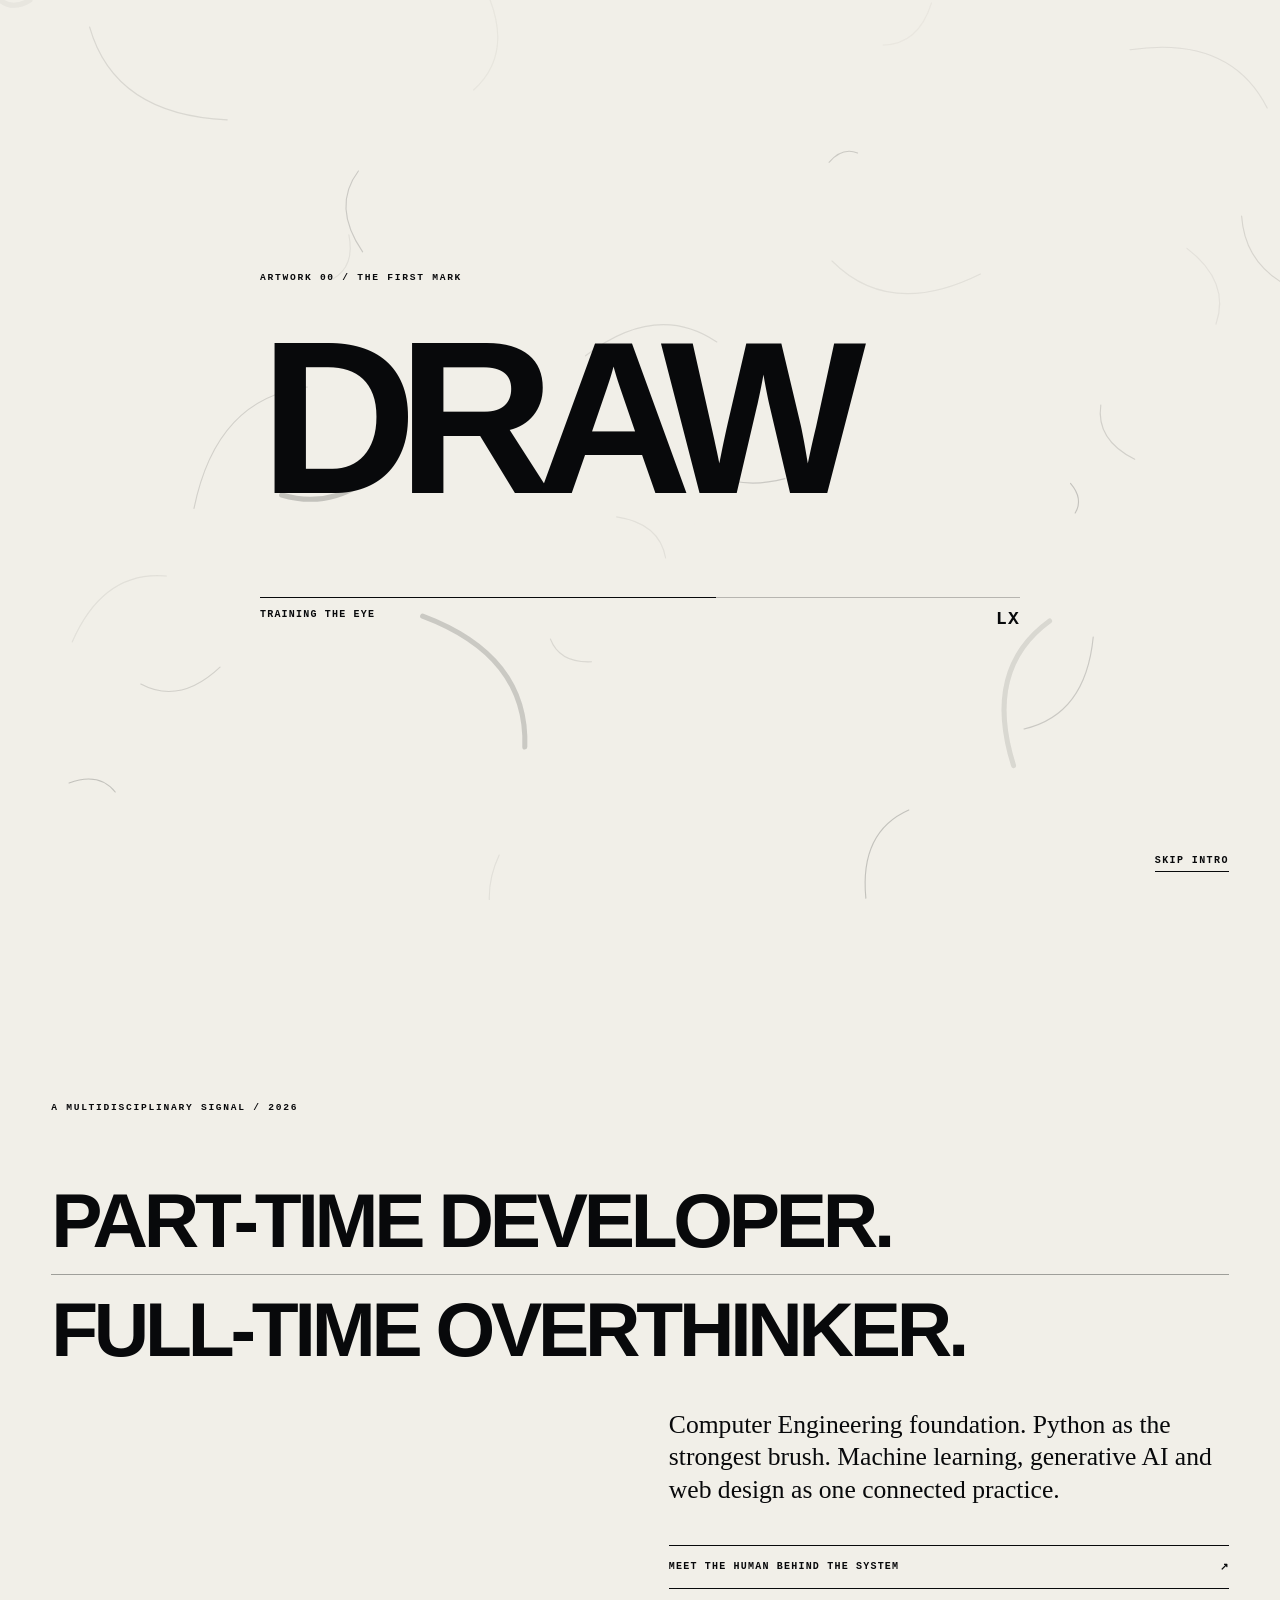
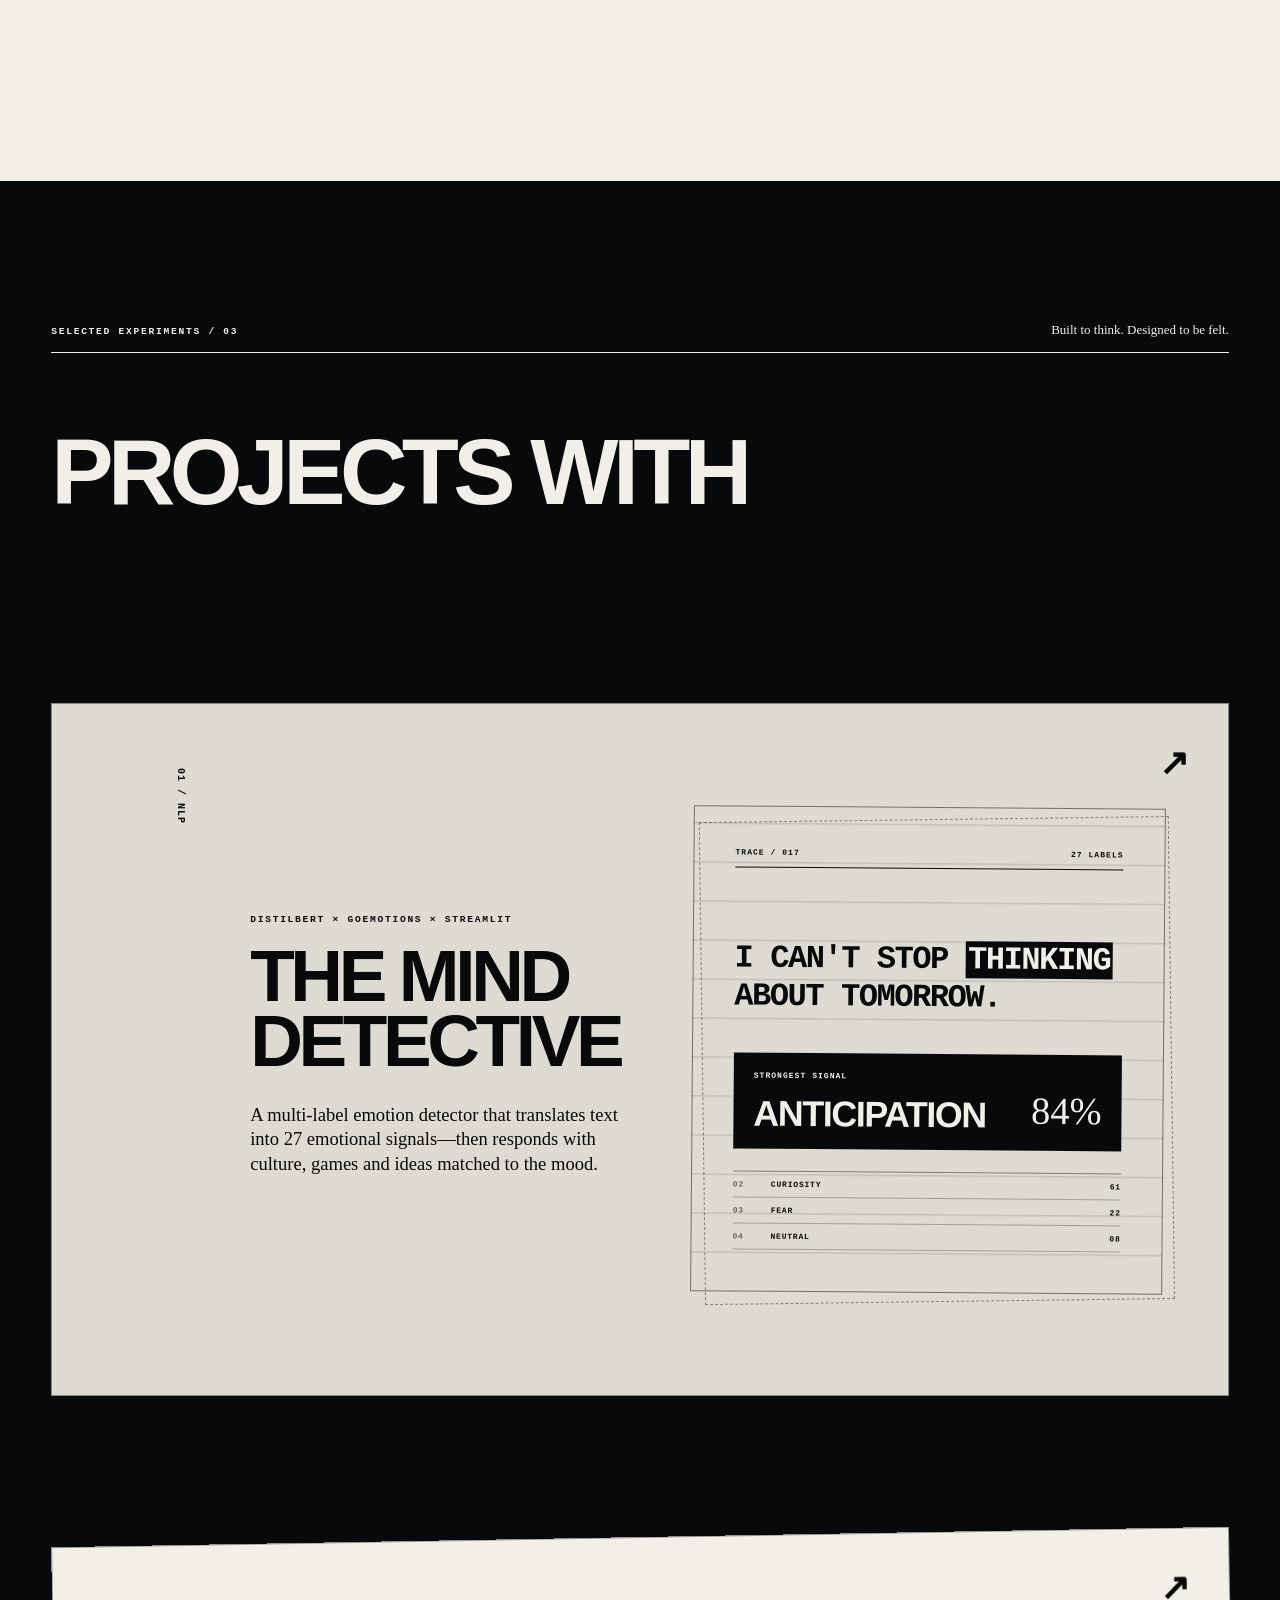
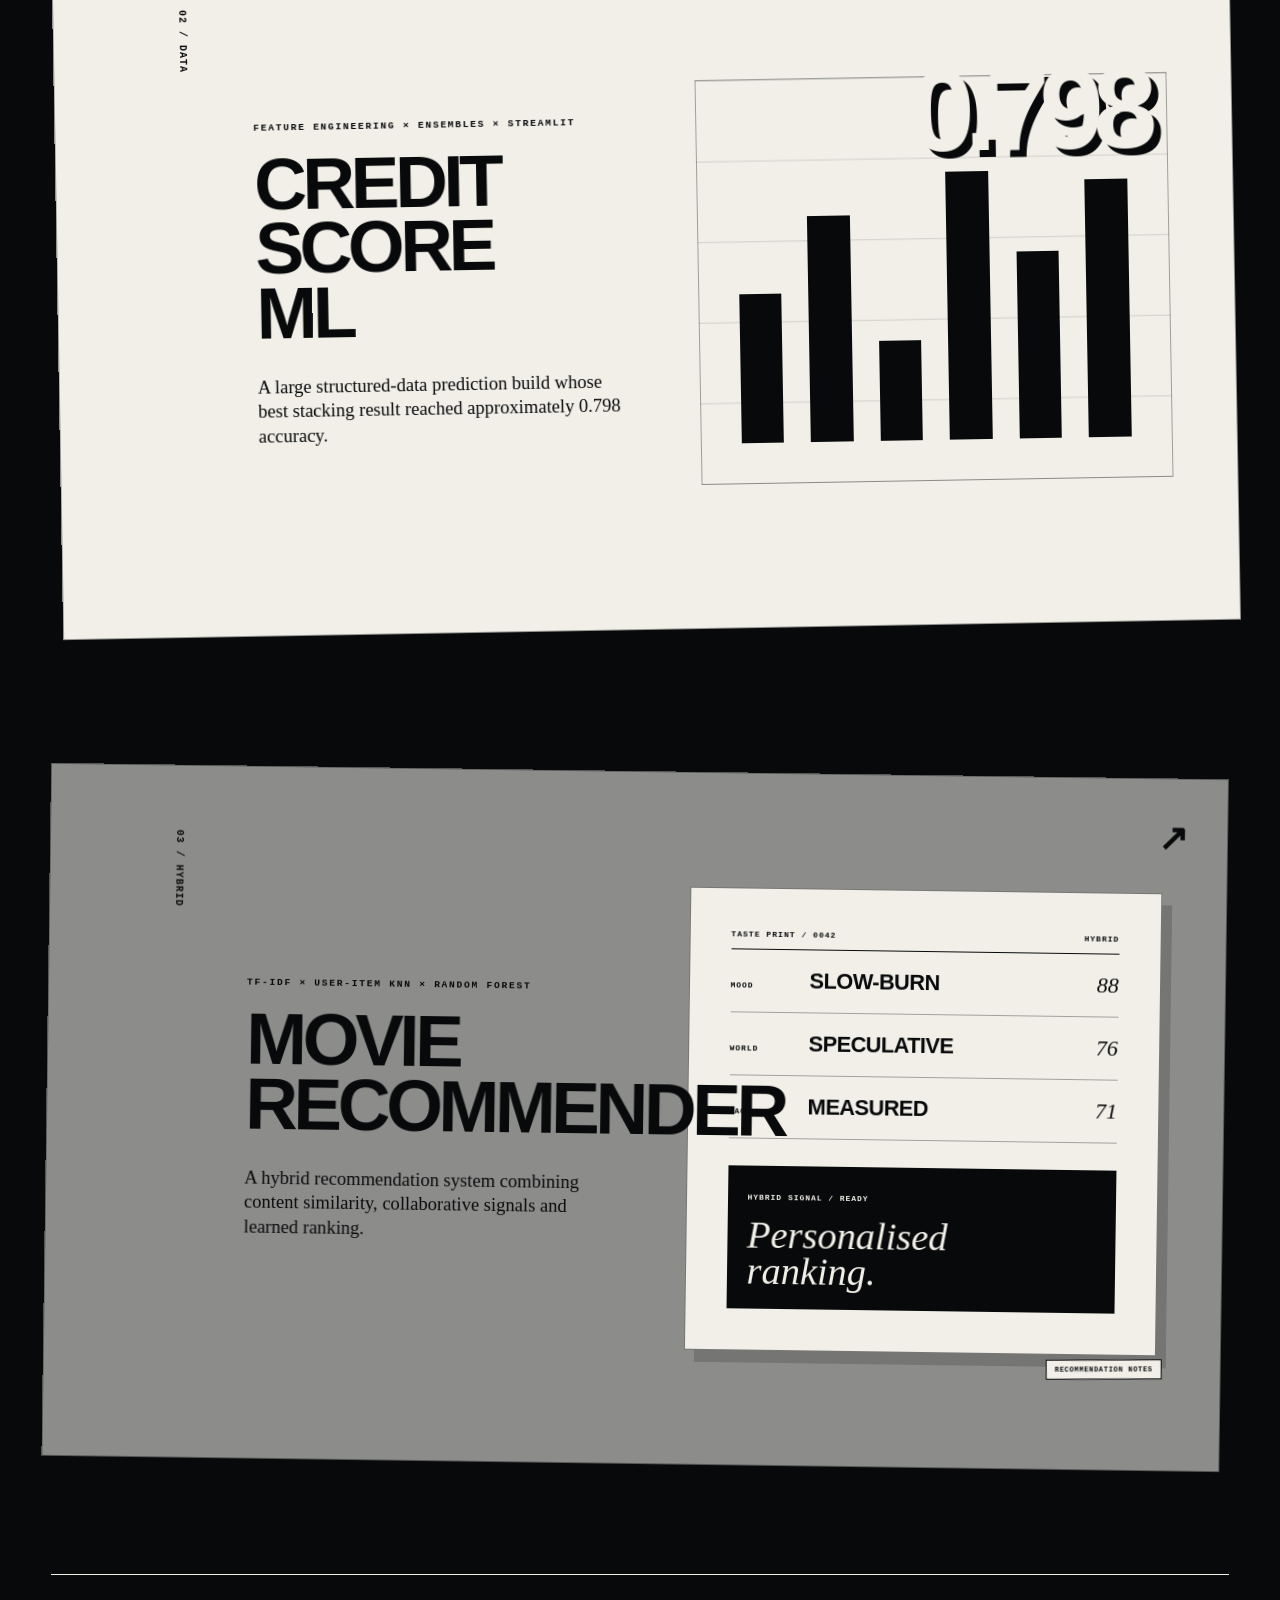
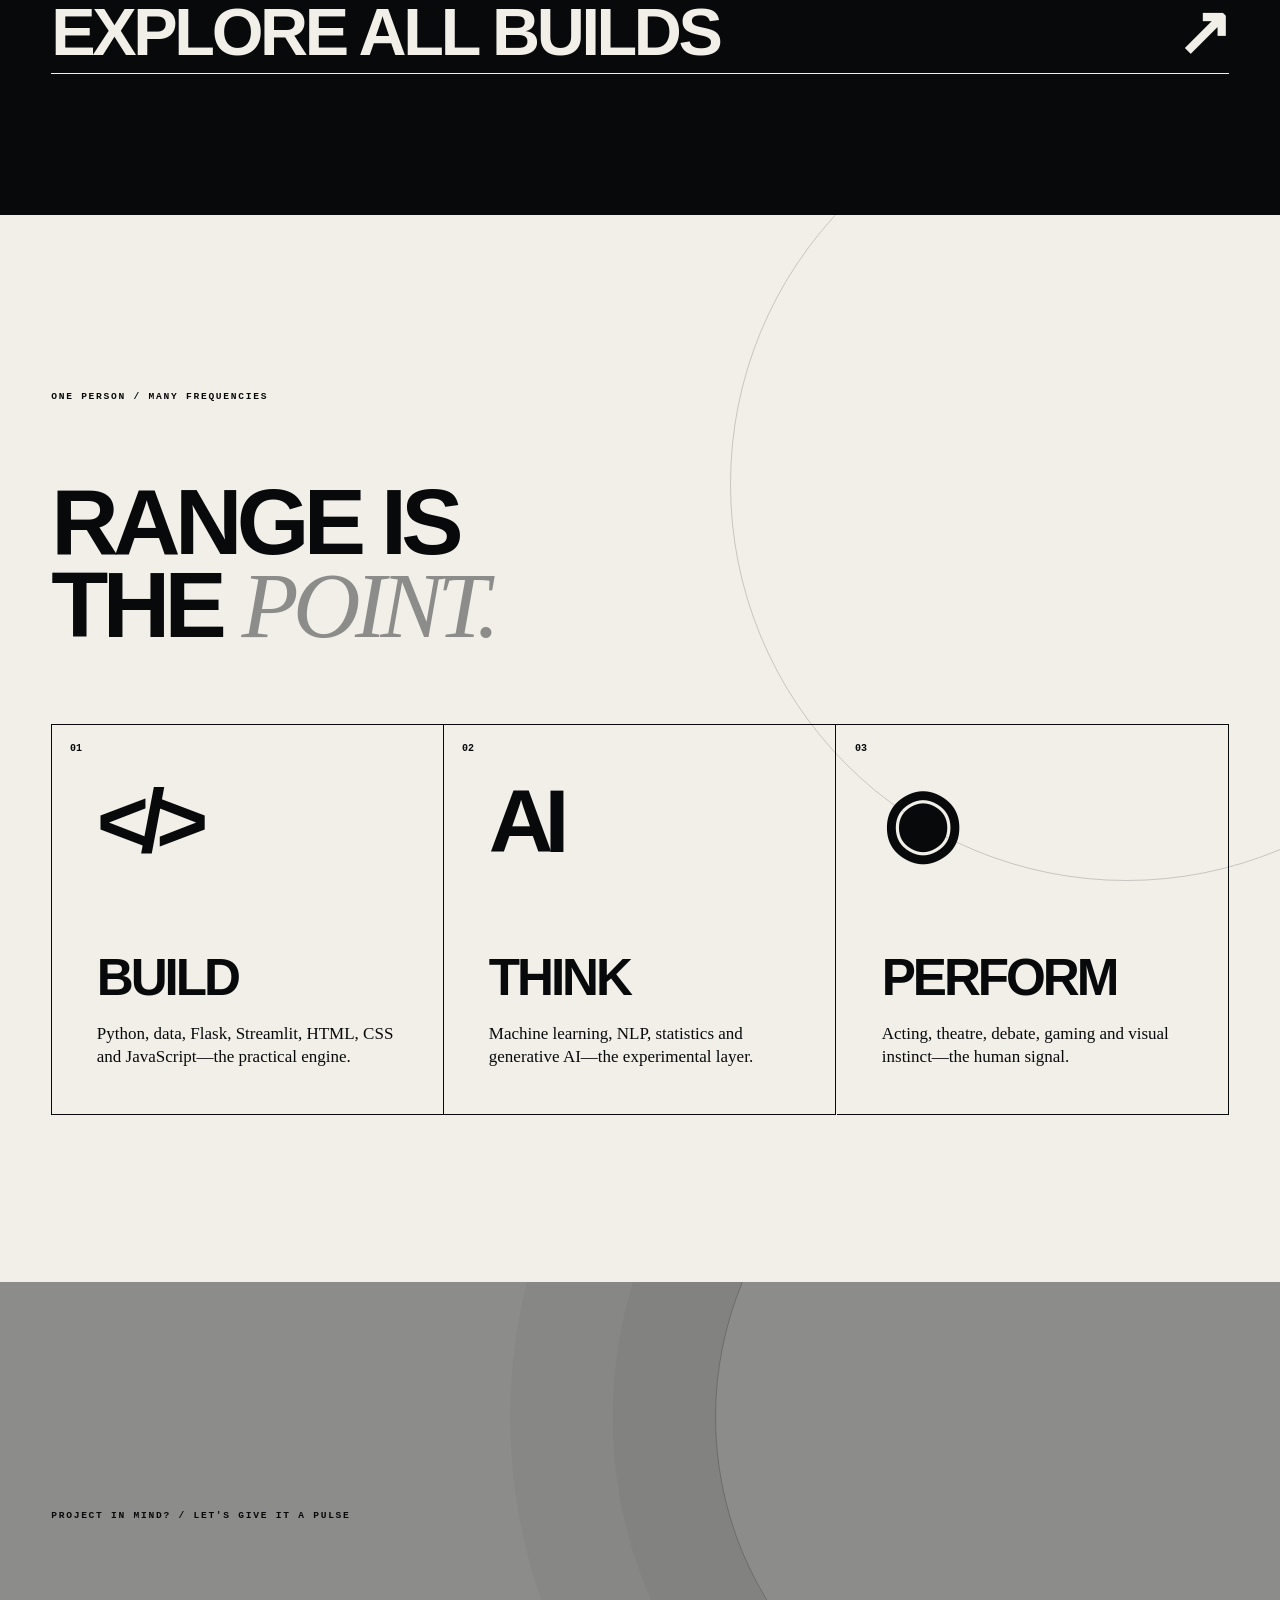
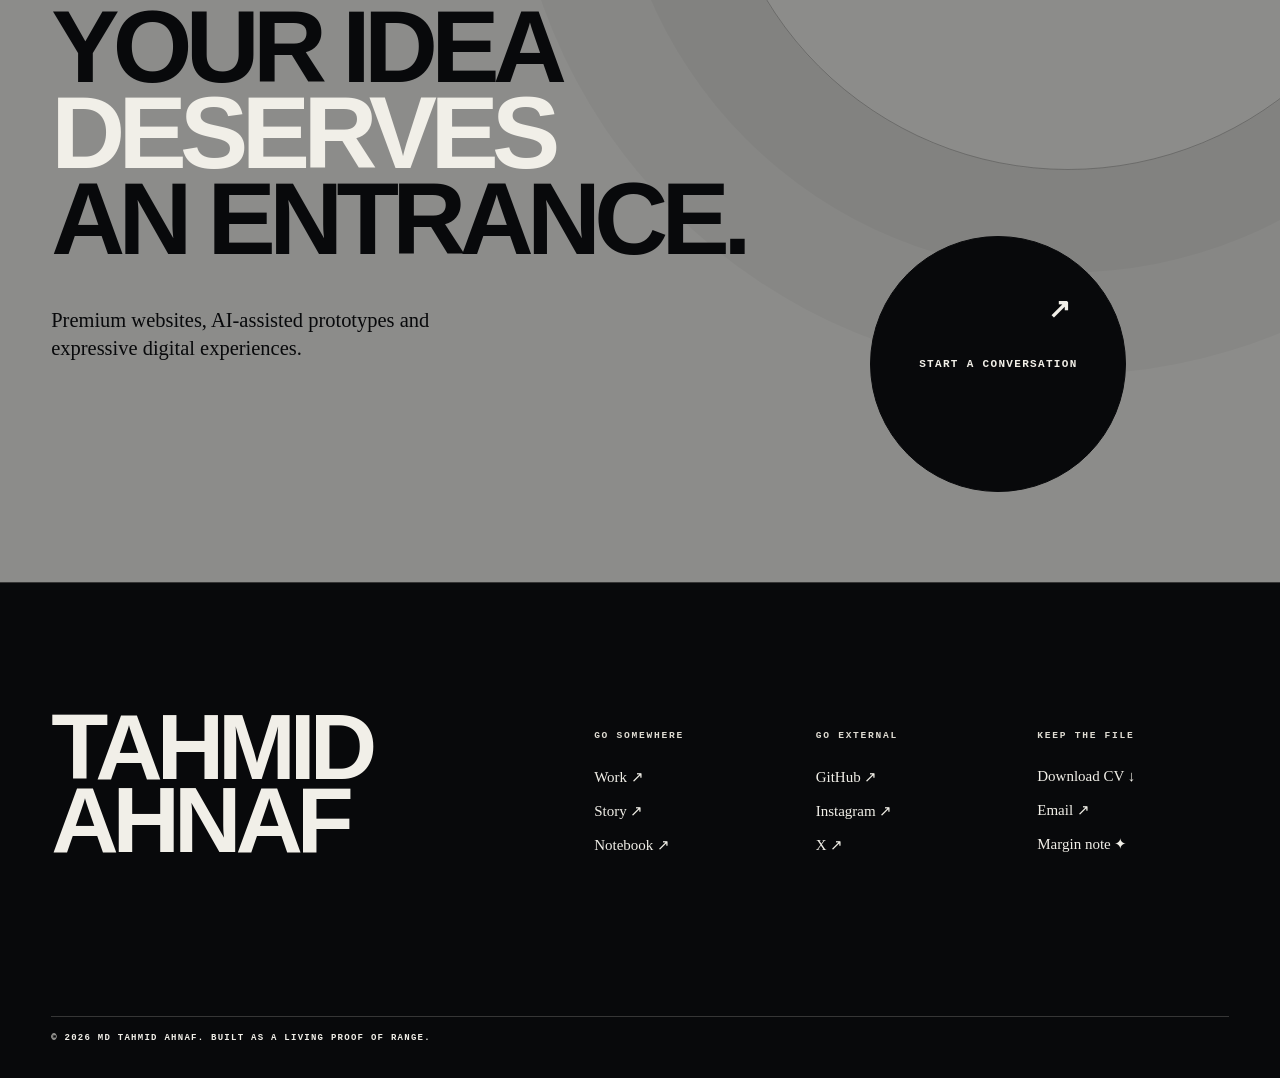
<file: index.html>
<!doctype html>
<html lang="en">
<head>
  <meta charset="utf-8">
  <meta name="viewport" content="width=device-width, initial-scale=1">
  <meta name="theme-color" content="#08090b">
  <meta name="description" content="MD Tahmid Ahnaf — creative technologist building expressive web experiences, Python systems and machine-learning prototypes.">
  <meta property="og:title" content="MD Tahmid Ahnaf — Creative Technologist">
  <meta property="og:description" content="A living sketchbook of AI, Python, machine learning, web experiences and creative range.">
  <meta property="og:image" content="https://tahmidahnaf.com/assets/img/og.png">
  <meta name="twitter:card" content="summary_large_image">
  <title>MD Tahmid Ahnaf — Creative Technologist</title>
  <link rel="icon" href="assets/img/favicon.svg" type="image/svg+xml">
  <script>document.documentElement.classList.add('js')</script>
  <link rel="stylesheet" href="assets/css/style.css">
</head>
<body data-page="index">
  <a class="skip-link" href="#main">Skip to the work</a>

  <div class="loader" id="loader" role="status" aria-label="Drawing the portfolio">
    <canvas class="loader-canvas" id="loaderCanvas" aria-hidden="true"></canvas>
    <div class="loader-copy">
      <span class="micro">ARTWORK 00 / THE FIRST MARK</span>
      <p class="loader-word" aria-hidden="true"><span>DRAW</span><span>THINK</span><span>BUILD</span></p>
      <div class="loader-meter"><i id="loaderMeter"></i></div>
      <div class="loader-meta"><span id="loaderStatus">Sharpening graphite</span><b id="loaderCount">I</b></div>
    </div>
    <button class="loader-skip" id="loaderSkip" type="button">Skip intro</button>
  </div>

  <div class="noise" aria-hidden="true"></div>

  <header class="site-nav" id="siteNav">
    <a class="brand magnetic" href="index.html" aria-label="Tahmid Ahnaf home">
      <span>TA</span><i></i>
    </a>
    <p class="nav-status"><span></span> Available for selected work</p>
    <button class="menu-toggle magnetic" id="menuToggle" type="button" aria-expanded="false" aria-controls="menuPanel">
      <span>Index</span><i></i><i></i>
    </button>
  </header>

  <div class="menu-panel" id="menuPanel" aria-hidden="true">
    <div class="menu-ghost" aria-hidden="true">INDEX</div>
    <nav aria-label="Primary navigation">
      <a href="index.html" aria-current="page"><sup>00</sup><span>Entrance</span><em>Enter the signal</em></a>
      <a href="work.html"><sup>01</sup><span>Work</span><em>ML / AI / Web</em></a>
      <a href="story.html"><sup>02</sup><span>Story</span><em>Experience / Archive</em></a>
      <a href="notebook.html"><sup>03</sup><span>Notebook</span><em>Thoughts / Personality</em></a>
    </nav>
  </div>

  <div class="route-wipe" aria-hidden="true"><span>TURNING THE PAGE</span></div>

  <main id="main">
    <section class="hero" aria-labelledby="heroTitle">
      <div class="hero-grid" aria-hidden="true"></div>
      <div class="orbit orbit-a"></div>
      <div class="orbit orbit-b"></div>
      <p class="hero-kicker reveal">DHAKA — 23.8103° N / 90.4125° E <span>CREATIVE TECHNOLOGIST</span></p>

      <h1 class="hero-type" id="heroTitle">
        <span class="type-line type-tahmid" data-scramble="TAHMID">TAHMID</span>
        <span class="type-line type-ahnaf" data-scramble="AHNAF">AHNAF</span>
      </h1>

      <div class="hero-portrait-wrap">
        <div class="portrait-halo"></div>
        <picture>
          <source srcset="assets/img/portrait.webp" type="image/webp">
          <img src="assets/img/portrait.png" width="1213" height="1292" alt="Graphite portrait of MD Tahmid Ahnaf">
        </picture>
      </div>

      <div class="hero-statement reveal">
        <p>I turn <em>messy ideas</em> into expressive websites, Python systems and machine-learning experiments.</p>
        <div class="hero-actions">
          <a class="action primary magnetic" data-cursor="ENTER" href="work.html"><span>Enter the work</span><b>↗</b></a>
          <a class="action secondary magnetic" data-cursor="PDF" href="assets/documents/Tahmid_Ahnaf_Premium_Interactive_CV.pdf" download><span>Download CV</span><b>↓</b></a>
        </div>
      </div>

      <div class="hero-skill-board" data-skill-board data-skills="Python|Machine Learning|AI-Assisted Design|Web Experiences">
        <span class="board-label">CURRENT SIGNAL</span>
        <strong class="board-display" data-skill-display aria-hidden="true">PYTHON</strong>
        <span class="board-count" data-skill-count aria-hidden="true">01 / 04</span>
        <span class="sr-only">Python, Machine Learning, AI-Assisted Design, and Web Experiences</span>
      </div>

      <a class="scroll-mark" href="#manifesto"><span>Scroll to fracture the surface</span><i></i></a>
    </section>

    <section class="manifesto" id="manifesto">
      <p class="micro">A MULTIDISCIPLINARY SIGNAL / 2026</p>
      <h2 class="manifesto-focus"><span>Part-time developer.</span><span>Full-time overthinker.</span></h2>
      <p>Computer Engineering foundation. Python as the strongest brush. Machine learning, generative AI and web design as one connected practice.</p>
      <a class="text-link" href="story.html">Meet the human behind the system <span>↗</span></a>
    </section>

    <section class="featured" aria-labelledby="featuredTitle">
      <div class="section-topline">
        <p class="micro">SELECTED EXPERIMENTS / 03</p>
        <p>Built to think. Designed to be felt.</p>
      </div>
      <h2 class="mega-title" id="featuredTitle">PROJECTS WITH<br><span>A PULSE.</span></h2>

      <div class="feature-stack">
        <a class="feature-card feature-cyan" href="work.html#mind-detective" data-cursor="CASE 01">
          <div class="feature-index">01 / NLP</div>
          <div class="feature-copy">
            <p class="micro">DISTILBERT × GOEMOTIONS × STREAMLIT</p>
            <h3>The Mind<br>Detective</h3>
            <p>A multi-label emotion detector that translates text into 27 emotional signals—then responds with culture, games and ideas matched to the mood.</p>
          </div>
          <div class="emotion-ledger" aria-hidden="true">
            <div class="ledger-meta"><span>TRACE / 017</span><span>27 LABELS</span></div>
            <blockquote>I CAN'T STOP <mark>THINKING</mark><br>ABOUT TOMORROW.</blockquote>
            <div class="ledger-verdict"><small>STRONGEST SIGNAL</small><strong>ANTICIPATION</strong><b>84%</b></div>
            <div class="ledger-candidates">
              <span><i>02</i>CURIOSITY <b>61</b></span>
              <span><i>03</i>FEAR <b>22</b></span>
              <span><i>04</i>NEUTRAL <b>08</b></span>
            </div>
          </div>
          <b class="feature-arrow">↗</b>
        </a>

        <a class="feature-card feature-orange" href="work.html#credit-score" data-cursor="CASE 02">
          <div class="feature-index">02 / DATA</div>
          <div class="feature-copy">
            <p class="micro">FEATURE ENGINEERING × ENSEMBLES × STREAMLIT</p>
            <h3>Credit Score<br>ML</h3>
            <p>A large structured-data prediction build whose best stacking result reached approximately 0.798 accuracy.</p>
          </div>
          <div class="score-machine" aria-hidden="true">
            <i style="--h:46%"></i><i style="--h:70%"></i><i style="--h:31%"></i><i style="--h:83%"></i><i style="--h:58%"></i><i style="--h:79.8%"></i>
            <strong>0.798</strong>
          </div>
          <b class="feature-arrow">↗</b>
        </a>

        <a class="feature-card feature-violet" href="work.html#movie-recommender" data-cursor="CASE 03">
          <div class="feature-index">03 / HYBRID</div>
          <div class="feature-copy">
            <p class="micro">TF-IDF × USER-ITEM KNN × RANDOM FOREST</p>
            <h3>Movie<br>Recommender</h3>
            <p>A hybrid recommendation system combining content similarity, collaborative signals and learned ranking.</p>
          </div>
          <div class="taste-sheet" aria-hidden="true">
            <div class="taste-sheet-head"><span>TASTE PRINT / 0042</span><b>HYBRID</b></div>
            <div class="taste-sheet-row"><small>MOOD</small><strong>SLOW-BURN</strong><i>88</i></div>
            <div class="taste-sheet-row"><small>WORLD</small><strong>SPECULATIVE</strong><i>76</i></div>
            <div class="taste-sheet-row"><small>PACE</small><strong>MEASURED</strong><i>71</i></div>
            <div class="taste-sheet-pick"><small>HYBRID SIGNAL / READY</small><strong>Personalised<br>ranking.</strong></div>
          </div>
          <b class="feature-arrow">↗</b>
        </a>
      </div>

      <a class="giant-link" href="work.html" data-cursor="ALL WORK"><span>Explore all builds</span><i>↗</i></a>
    </section>

    <section class="range" aria-labelledby="rangeTitle">
      <div class="range-orbit" aria-hidden="true"><i></i><i></i><i></i></div>
      <p class="micro">ONE PERSON / MANY FREQUENCIES</p>
      <h2 class="mega-title" id="rangeTitle">RANGE IS<br>THE <em>POINT.</em></h2>
      <div class="range-grid">
        <article data-mode="01">
          <span class="mode-icon">&lt;/&gt;</span>
          <h3>Build</h3>
          <p>Python, data, Flask, Streamlit, HTML, CSS and JavaScript—the practical engine.</p>
        </article>
        <article data-mode="02">
          <span class="mode-icon">AI</span>
          <h3>Think</h3>
          <p>Machine learning, NLP, statistics and generative AI—the experimental layer.</p>
        </article>
        <article data-mode="03">
          <span class="mode-icon">◉</span>
          <h3>Perform</h3>
          <p>Acting, theatre, debate, gaming and visual instinct—the human signal.</p>
        </article>
      </div>
    </section>

    <section class="home-contact" aria-labelledby="contactTitle">
      <p class="micro">PROJECT IN MIND? / LET'S GIVE IT A PULSE</p>
      <h2 id="contactTitle">YOUR IDEA<br><span>DESERVES</span><br>AN ENTRANCE.</h2>
      <a class="contact-orb magnetic" href="mailto:tahmid.ahnaf.arnob@gmail.com" data-cursor="WRITE"><span>Start a conversation</span><b>↗</b></a>
      <p class="contact-note">Premium websites, AI-assisted prototypes and expressive digital experiences.</p>
    </section>
  </main>

  <footer class="site-footer">
    <div class="footer-name">TAHMID<br>AHNAF</div>
    <div class="footer-columns">
      <div><span class="micro">GO SOMEWHERE</span><a href="work.html">Work ↗</a><a href="story.html">Story ↗</a><a href="notebook.html">Notebook ↗</a></div>
      <div><span class="micro">GO EXTERNAL</span><a href="https://github.com/Ta-Ahnaf" target="_blank" rel="noopener">GitHub ↗</a><a href="https://www.instagram.com/_ta_arnob_/" target="_blank" rel="noopener">Instagram ↗</a><a href="https://x.com/TAHMIDAHNAFARN1" target="_blank" rel="noopener">X ↗</a></div>
      <div><span class="micro">KEEP THE FILE</span><a href="assets/documents/Tahmid_Ahnaf_Premium_Interactive_CV.pdf" download>Download CV ↓</a><a href="mailto:tahmid.ahnaf.arnob@gmail.com">Email ↗</a><button class="dedication-trigger" type="button" data-dedication>Margin note ✦</button></div>
    </div>
    <p class="footer-legal">© 2026 MD Tahmid Ahnaf. Built as a living proof of range.</p>
  </footer>

  <dialog class="dedication" id="dedication">
    <button type="button" aria-label="Close dedication" data-close-dedication>×</button>
    <p class="micro">A QUIET LINE IN THE MARGIN</p>
    <blockquote>This sketch theme is a small dedication to Arju Fupi, Afsana Fupi and Annie Fupi. I grew up watching them draw, and they were so good at it that they made me fall in love with sketching. I was always bad at sketching myself—so I made a website instead.</blockquote>
  </dialog>

  <script src="assets/js/main.js"></script>
</body>
</html>
</file>
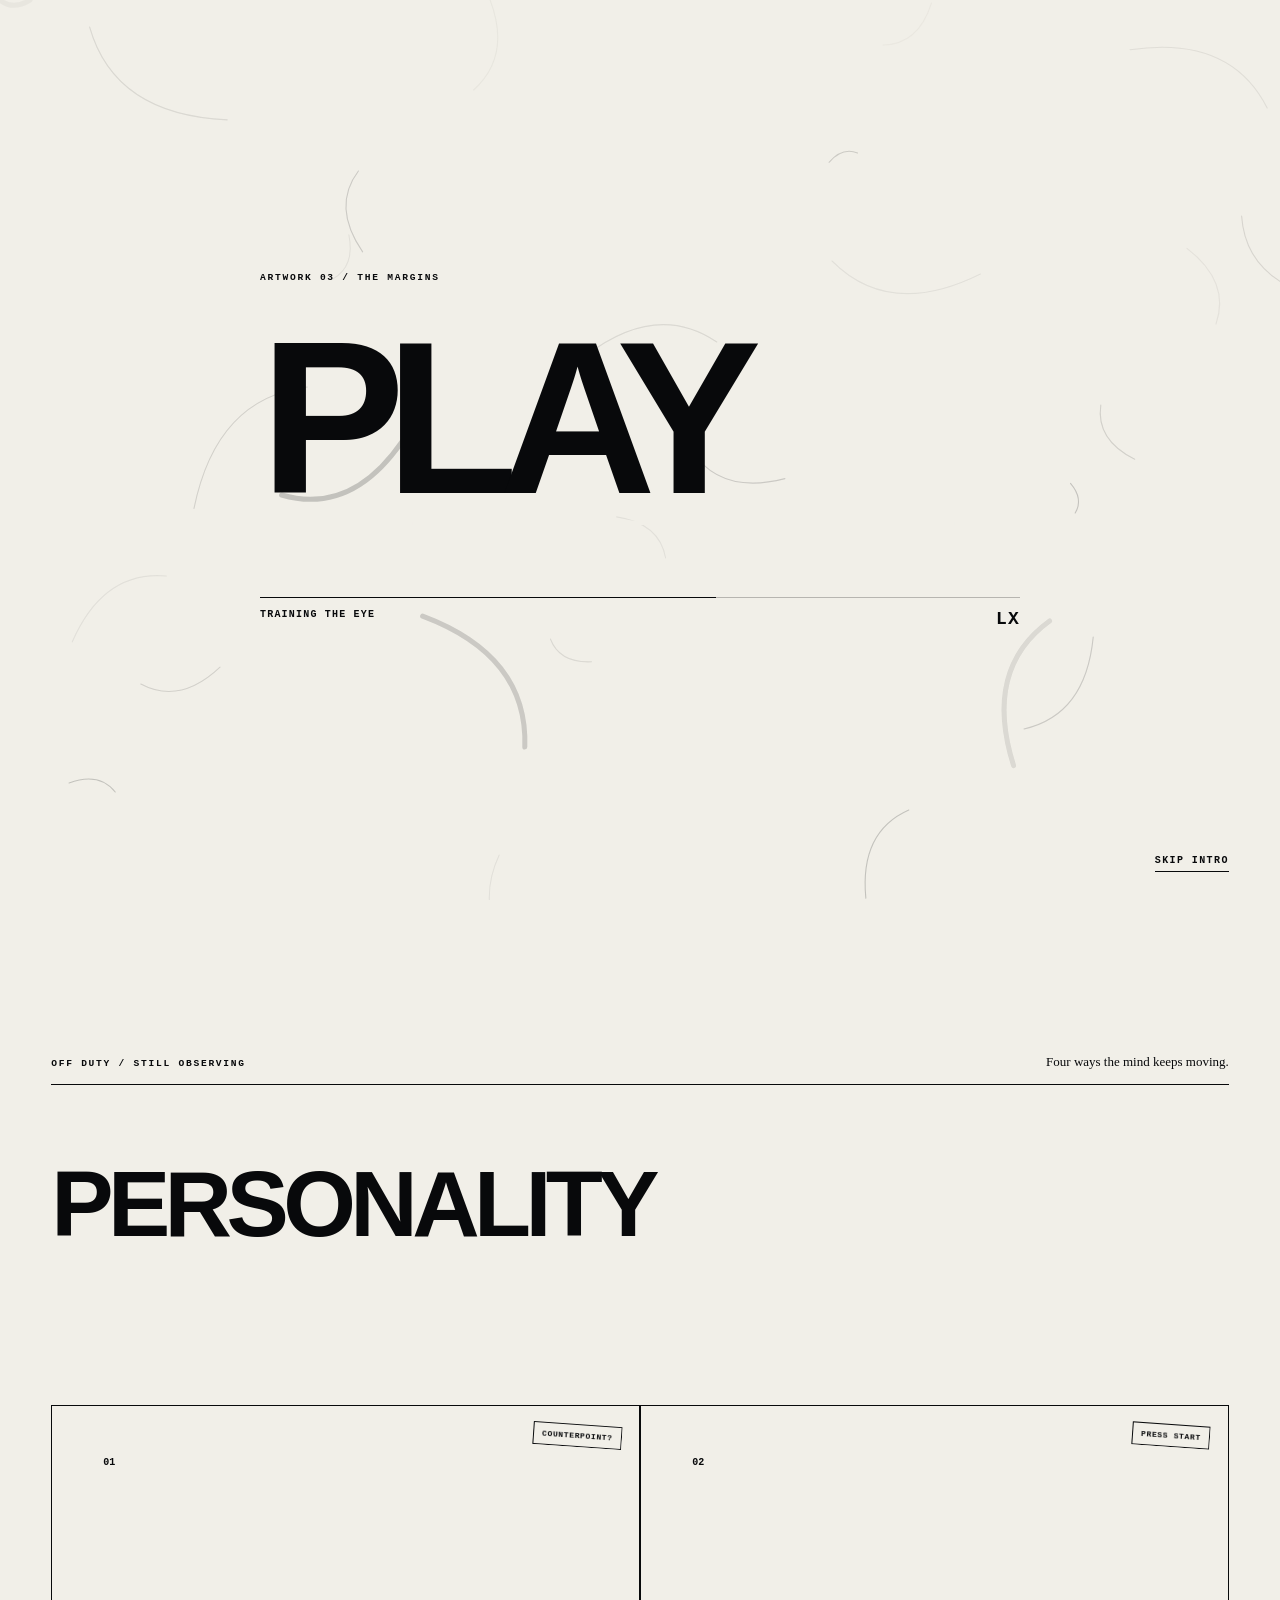
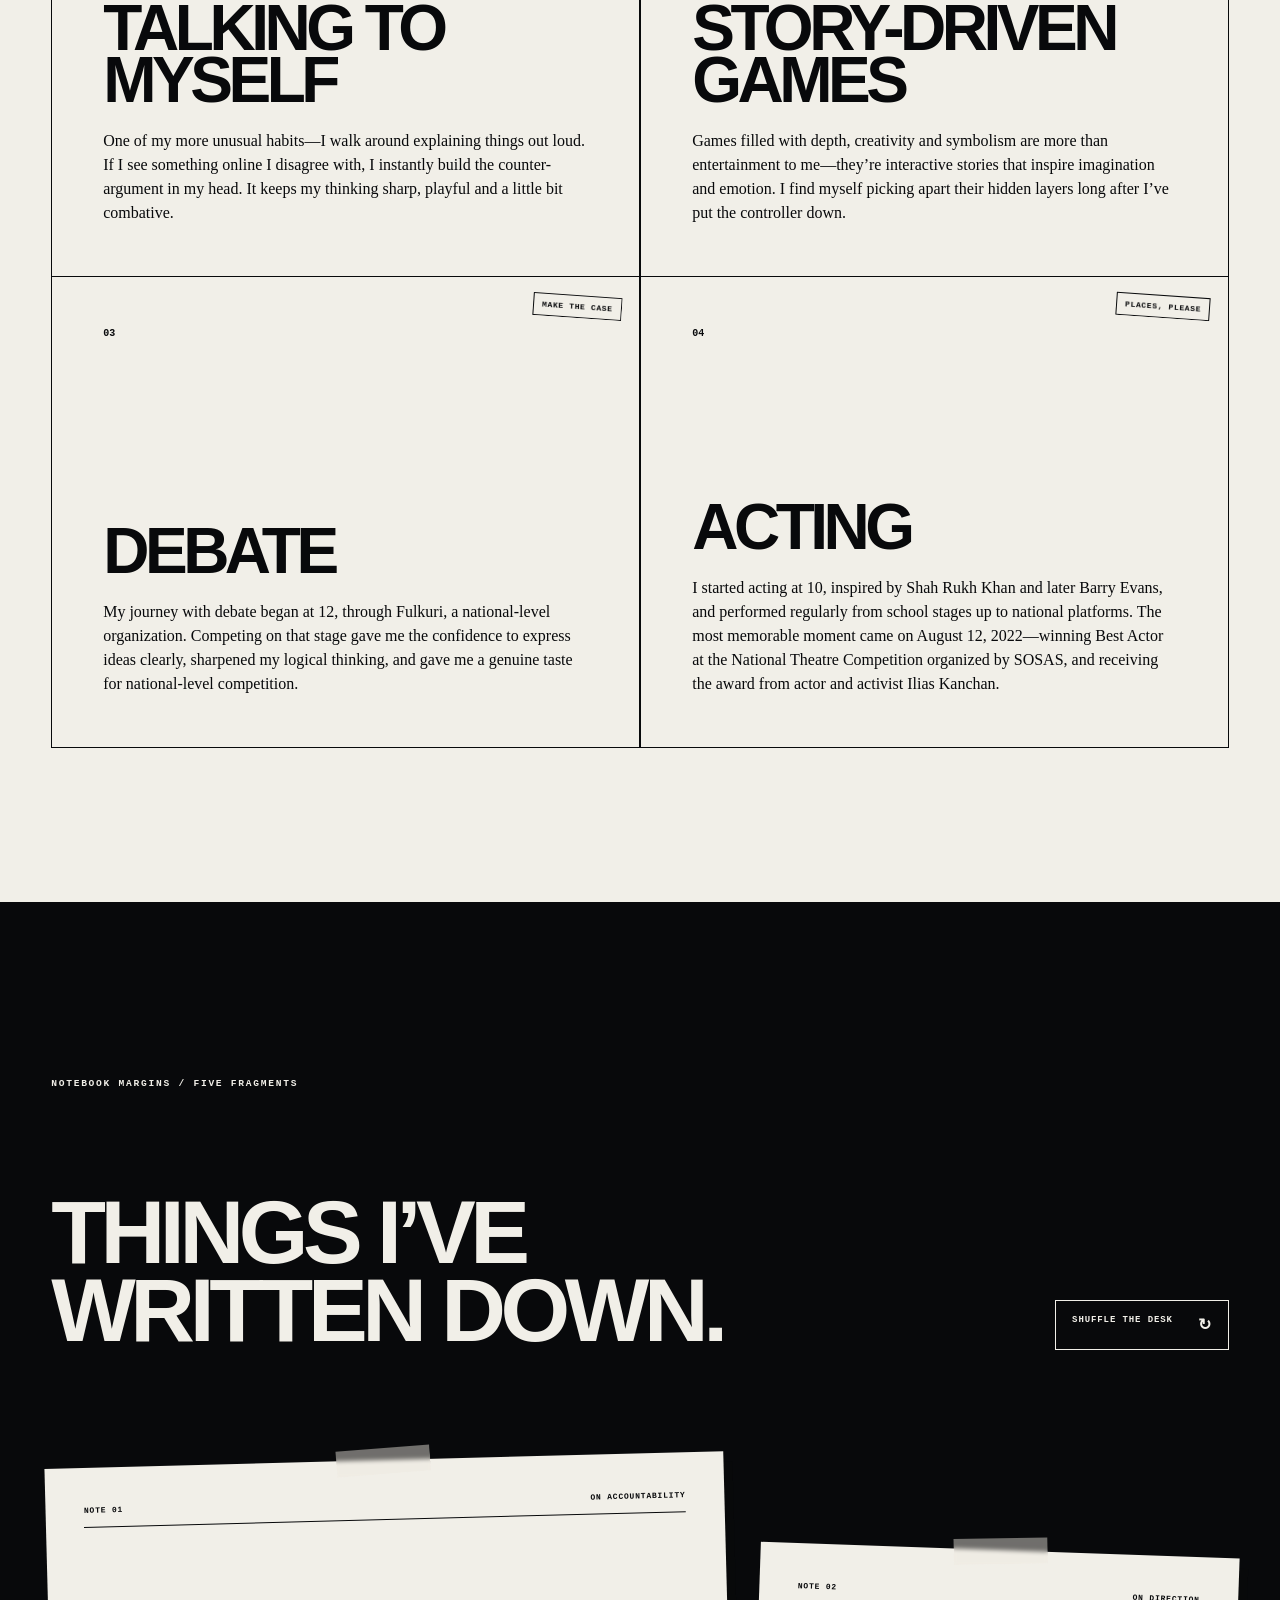
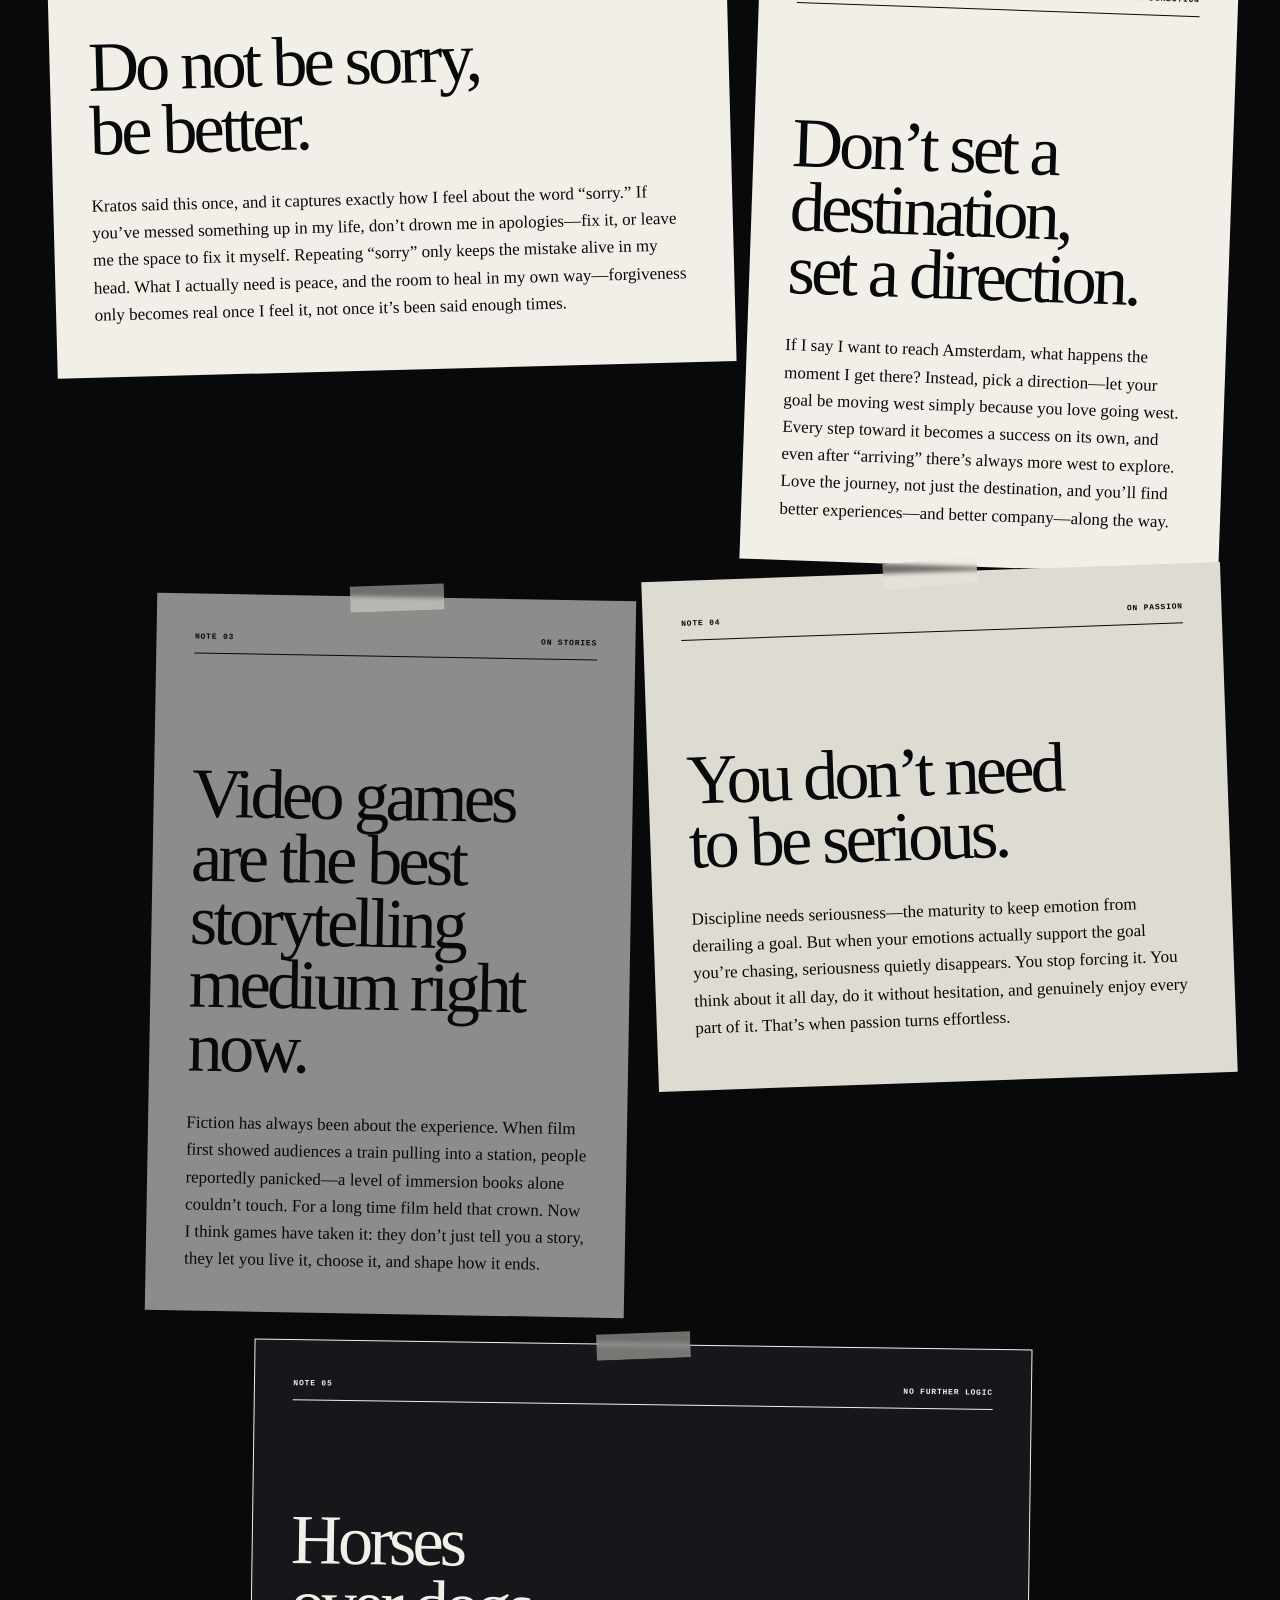
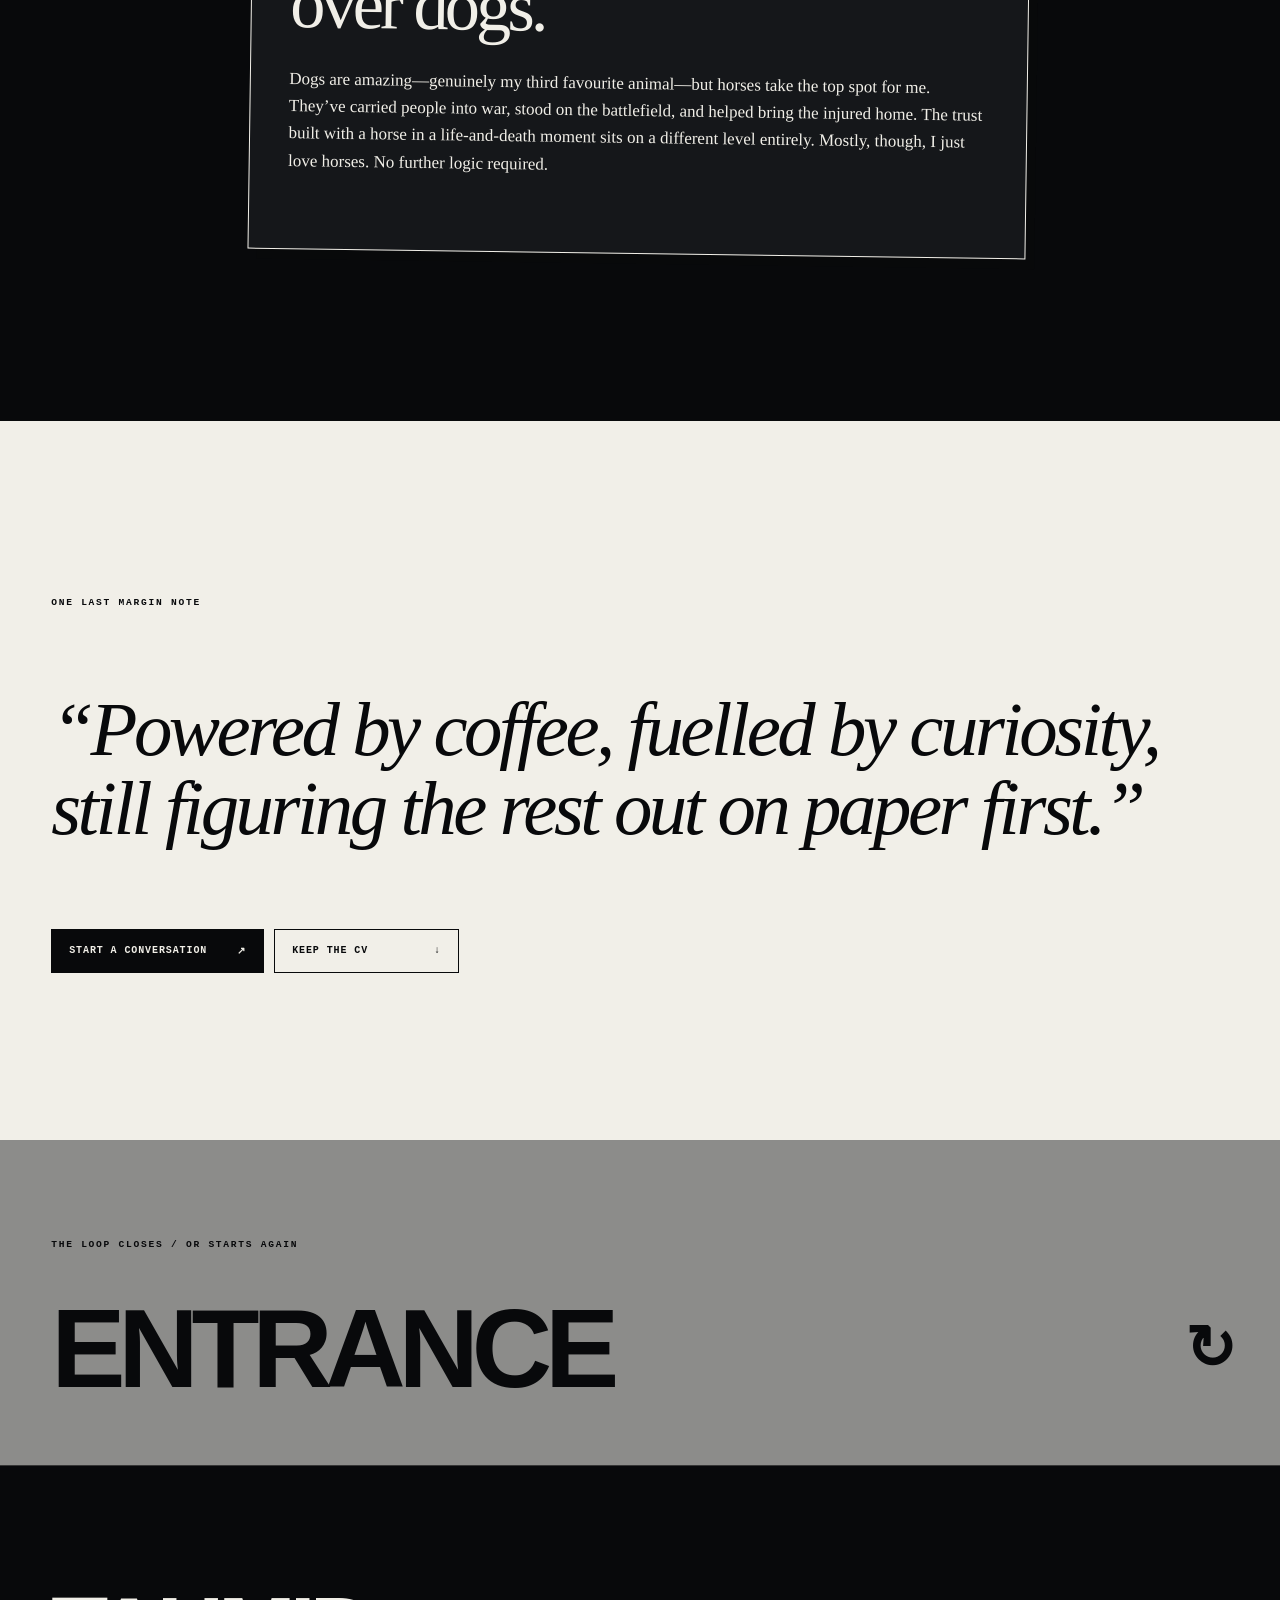
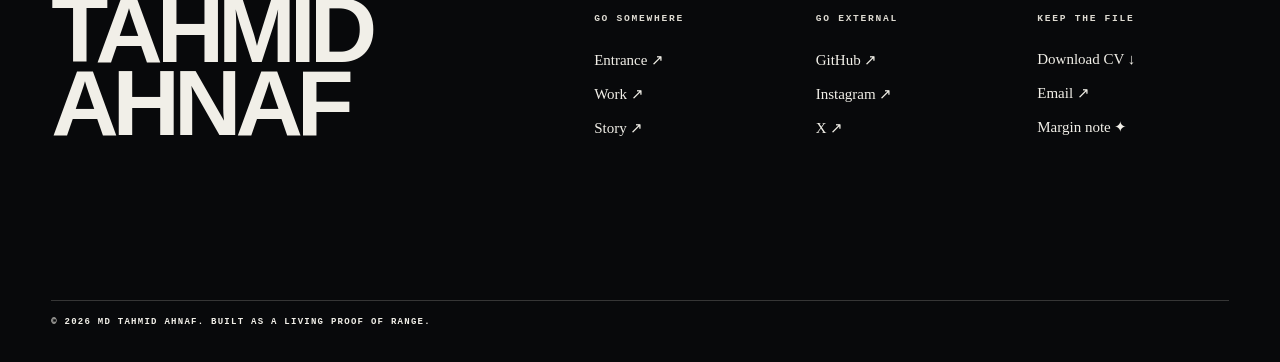
<file: notebook.html>
<!doctype html>
<html lang="en">
<head>
  <meta charset="utf-8">
  <meta name="viewport" content="width=device-width, initial-scale=1">
  <meta name="theme-color" content="#08090b">
  <meta name="description" content="Personal essays, beliefs, games, debate, acting and creative reflections by MD Tahmid Ahnaf.">
  <meta property="og:title" content="Notebook — MD Tahmid Ahnaf">
  <meta property="og:description" content="The unfiltered human layer: thoughts, contradictions, games, debate, acting and five notes from the margins.">
  <meta property="og:image" content="https://tahmidahnaf.com/assets/img/og.png">
  <meta name="twitter:card" content="summary_large_image">
  <title>Notebook — MD Tahmid Ahnaf</title>
  <link rel="icon" href="assets/img/favicon.svg" type="image/svg+xml">
  <script>document.documentElement.classList.add('js')</script>
  <link rel="stylesheet" href="assets/css/style.css">
</head>
<body data-page="notebook">
  <a class="skip-link" href="#main">Skip to notes</a>
  <div class="loader" id="loader" role="status" aria-label="Drawing the portfolio">
    <canvas class="loader-canvas" id="loaderCanvas" aria-hidden="true"></canvas>
    <div class="loader-copy"><span class="micro">ARTWORK 03 / THE MARGINS</span><p class="loader-word" aria-hidden="true"><span>PLAY</span><span>ARGUE</span><span>WRITE</span></p><div class="loader-meter"><i id="loaderMeter"></i></div><div class="loader-meta"><span id="loaderStatus">Opening the notebook</span><b id="loaderCount">00</b></div></div>
    <button class="loader-skip" id="loaderSkip" type="button">Skip intro</button>
  </div>
  <div class="noise" aria-hidden="true"></div>
  <header class="site-nav" id="siteNav">
    <a class="brand magnetic" href="index.html" aria-label="Tahmid Ahnaf home"><span>TA</span><i></i></a>
    <p class="nav-status"><span></span> Notebook / No filter</p>
    <button class="menu-toggle magnetic" id="menuToggle" type="button" aria-expanded="false" aria-controls="menuPanel"><span>Index</span><i></i><i></i></button>
  </header>
  <div class="menu-panel" id="menuPanel" aria-hidden="true">
    <div class="menu-ghost" aria-hidden="true">NOTES</div>
    <nav aria-label="Primary navigation">
      <a href="index.html"><sup>00</sup><span>Entrance</span><em>Enter the signal</em></a>
      <a href="work.html"><sup>01</sup><span>Work</span><em>ML / AI / Web</em></a>
      <a href="story.html"><sup>02</sup><span>Story</span><em>Experience / Archive</em></a>
      <a href="notebook.html" aria-current="page"><sup>03</sup><span>Notebook</span><em>Thoughts / Personality</em></a>
    </nav>
  </div>
  <div class="route-wipe" aria-hidden="true"><span>TURNING THE PAGE</span></div>

  <main id="main">
    <header class="page-hero notebook-hero">
      <p class="page-number micro">03 / THE UNFILTERED MIND</p>
      <div class="scribble-field" aria-hidden="true"><i></i><i></i><i></i><i></i><i></i></div>
      <h1>THOUGHTS<br><span>UNFILTERED.</span></h1>
      <p class="page-intro">Arguments rehearsed alone. Games dissected after midnight. Stage lights remembered years later. A place for the person behind the projects.</p>
      <div class="page-coordinate micro">SOMETIMES ACTOR / FULL-TIME OVERTHINKER<br>JUST SOMEONE WHO THINKS OUT LOUD</div>
    </header>

    <section class="hobbies" aria-labelledby="hobbiesTitle">
      <div class="section-topline"><p class="micro">OFF DUTY / STILL OBSERVING</p><p>Four ways the mind keeps moving.</p></div>
      <h2 class="mega-title" id="hobbiesTitle">PERSONALITY<br><span>IS PART OF THE STACK.</span></h2>
      <div class="hobby-cards">
        <article><span>01</span><h3>Talking to myself</h3><p>One of my more unusual habits—I walk around explaining things out loud. If I see something online I disagree with, I instantly build the counter-argument in my head. It keeps my thinking sharp, playful and a little bit combative.</p><i>COUNTERPOINT?</i></article>
        <article><span>02</span><h3>Story-driven games</h3><p>Games filled with depth, creativity and symbolism are more than entertainment to me—they’re interactive stories that inspire imagination and emotion. I find myself picking apart their hidden layers long after I’ve put the controller down.</p><i>PRESS START</i></article>
        <article><span>03</span><h3>Debate</h3><p>My journey with debate began at 12, through Fulkuri, a national-level organization. Competing on that stage gave me the confidence to express ideas clearly, sharpened my logical thinking, and gave me a genuine taste for national-level competition.</p><i>MAKE THE CASE</i></article>
        <article><span>04</span><h3>Acting</h3><p>I started acting at 10, inspired by Shah Rukh Khan and later Barry Evans, and performed regularly from school stages up to national platforms. The most memorable moment came on August 12, 2022—winning Best Actor at the National Theatre Competition organized by SOSAS, and receiving the award from actor and activist Ilias Kanchan.</p><i>PLACES, PLEASE</i></article>
      </div>
    </section>

    <section class="notes-wall" aria-labelledby="notesTitle">
      <div class="notes-heading">
        <p class="micro">NOTEBOOK MARGINS / FIVE FRAGMENTS</p>
        <h2 id="notesTitle">THINGS I’VE<br>WRITTEN DOWN.</h2>
        <button type="button" class="shuffle-notes magnetic" id="shuffleNotes"><span>Shuffle the desk</span><b>↻</b></button>
      </div>
      <div class="notes-grid" id="notesGrid">
        <article class="note note-orange" data-note="1">
          <div class="note-meta"><span>NOTE 01</span><time>ON ACCOUNTABILITY</time></div>
          <h3>Do not be sorry,<br>be better.</h3>
          <p>Kratos said this once, and it captures exactly how I feel about the word “sorry.” If you’ve messed something up in my life, don’t drown me in apologies—fix it, or leave me the space to fix it myself. Repeating “sorry” only keeps the mistake alive in my head. What I actually need is peace, and the room to heal in my own way—forgiveness only becomes real once I feel it, not once it’s been said enough times.</p>
          <i class="tape" aria-hidden="true"></i>
        </article>
        <article class="note note-paper" data-note="2">
          <div class="note-meta"><span>NOTE 02</span><time>ON DIRECTION</time></div>
          <h3>Don’t set a destination,<br>set a direction.</h3>
          <p>If I say I want to reach Amsterdam, what happens the moment I get there? Instead, pick a direction—let your goal be moving west simply because you love going west. Every step toward it becomes a success on its own, and even after “arriving” there’s always more west to explore. Love the journey, not just the destination, and you’ll find better experiences—and better company—along the way.</p>
          <i class="tape" aria-hidden="true"></i>
        </article>
        <article class="note note-violet" data-note="3">
          <div class="note-meta"><span>NOTE 03</span><time>ON STORIES</time></div>
          <h3>Video games are the best storytelling medium right now.</h3>
          <p>Fiction has always been about the experience. When film first showed audiences a train pulling into a station, people reportedly panicked—a level of immersion books alone couldn’t touch. For a long time film held that crown. Now I think games have taken it: they don’t just tell you a story, they let you live it, choose it, and shape how it ends.</p>
          <i class="tape" aria-hidden="true"></i>
        </article>
        <article class="note note-cyan" data-note="4">
          <div class="note-meta"><span>NOTE 04</span><time>ON PASSION</time></div>
          <h3>You don’t need<br>to be serious.</h3>
          <p>Discipline needs seriousness—the maturity to keep emotion from derailing a goal. But when your emotions actually support the goal you’re chasing, seriousness quietly disappears. You stop forcing it. You think about it all day, do it without hesitation, and genuinely enjoy every part of it. That’s when passion turns effortless.</p>
          <i class="tape" aria-hidden="true"></i>
        </article>
        <article class="note note-dark" data-note="5">
          <div class="note-meta"><span>NOTE 05</span><time>NO FURTHER LOGIC</time></div>
          <h3>Horses<br>over dogs.</h3>
          <p>Dogs are amazing—genuinely my third favourite animal—but horses take the top spot for me. They’ve carried people into war, stood on the battlefield, and helped bring the injured home. The trust built with a horse in a life-and-death moment sits on a different level entirely. Mostly, though, I just love horses. No further logic required.</p>
          <i class="tape" aria-hidden="true"></i>
        </article>
      </div>
    </section>

    <section class="notebook-close">
      <p class="micro">ONE LAST MARGIN NOTE</p>
      <blockquote>“Powered by coffee, fuelled by curiosity, still figuring the rest out on paper first.”</blockquote>
      <div><a href="mailto:tahmid.ahnaf.arnob@gmail.com" class="action primary magnetic" data-cursor="HELLO"><span>Start a conversation</span><b>↗</b></a><a href="assets/documents/Tahmid_Ahnaf_Premium_Interactive_CV.pdf" class="action secondary magnetic" download data-cursor="PDF"><span>Keep the CV</span><b>↓</b></a></div>
    </section>

    <section class="next-page next-home">
      <p class="micro">THE LOOP CLOSES / OR STARTS AGAIN</p>
      <a href="index.html" data-cursor="HOME"><span>ENTRANCE</span><i>↻</i></a>
    </section>
  </main>

  <footer class="site-footer compact-footer">
    <div class="footer-name">TAHMID<br>AHNAF</div>
    <div class="footer-columns">
      <div><span class="micro">GO SOMEWHERE</span><a href="index.html">Entrance ↗</a><a href="work.html">Work ↗</a><a href="story.html">Story ↗</a></div>
      <div><span class="micro">GO EXTERNAL</span><a href="https://github.com/Ta-Ahnaf" target="_blank" rel="noopener">GitHub ↗</a><a href="https://www.instagram.com/_ta_arnob_/" target="_blank" rel="noopener">Instagram ↗</a><a href="https://x.com/TAHMIDAHNAFARN1" target="_blank" rel="noopener">X ↗</a></div>
      <div><span class="micro">KEEP THE FILE</span><a href="assets/documents/Tahmid_Ahnaf_Premium_Interactive_CV.pdf" download>Download CV ↓</a><a href="mailto:tahmid.ahnaf.arnob@gmail.com">Email ↗</a><button class="dedication-trigger" type="button" data-dedication>Margin note ✦</button></div>
    </div>
    <p class="footer-legal">© 2026 MD Tahmid Ahnaf. Built as a living proof of range.</p>
  </footer>
  <dialog class="dedication" id="dedication"><button type="button" aria-label="Close dedication" data-close-dedication>×</button><p class="micro">A QUIET LINE IN THE MARGIN</p><blockquote>This sketch theme is a small dedication to Arju Fupi, Afsana Fupi and Annie Fupi. I grew up watching them draw, and they were so good at it that they made me fall in love with sketching. I was always bad at sketching myself—so I made a website instead.</blockquote></dialog>
  <script src="assets/js/main.js"></script>
</body>
</html>
</file>
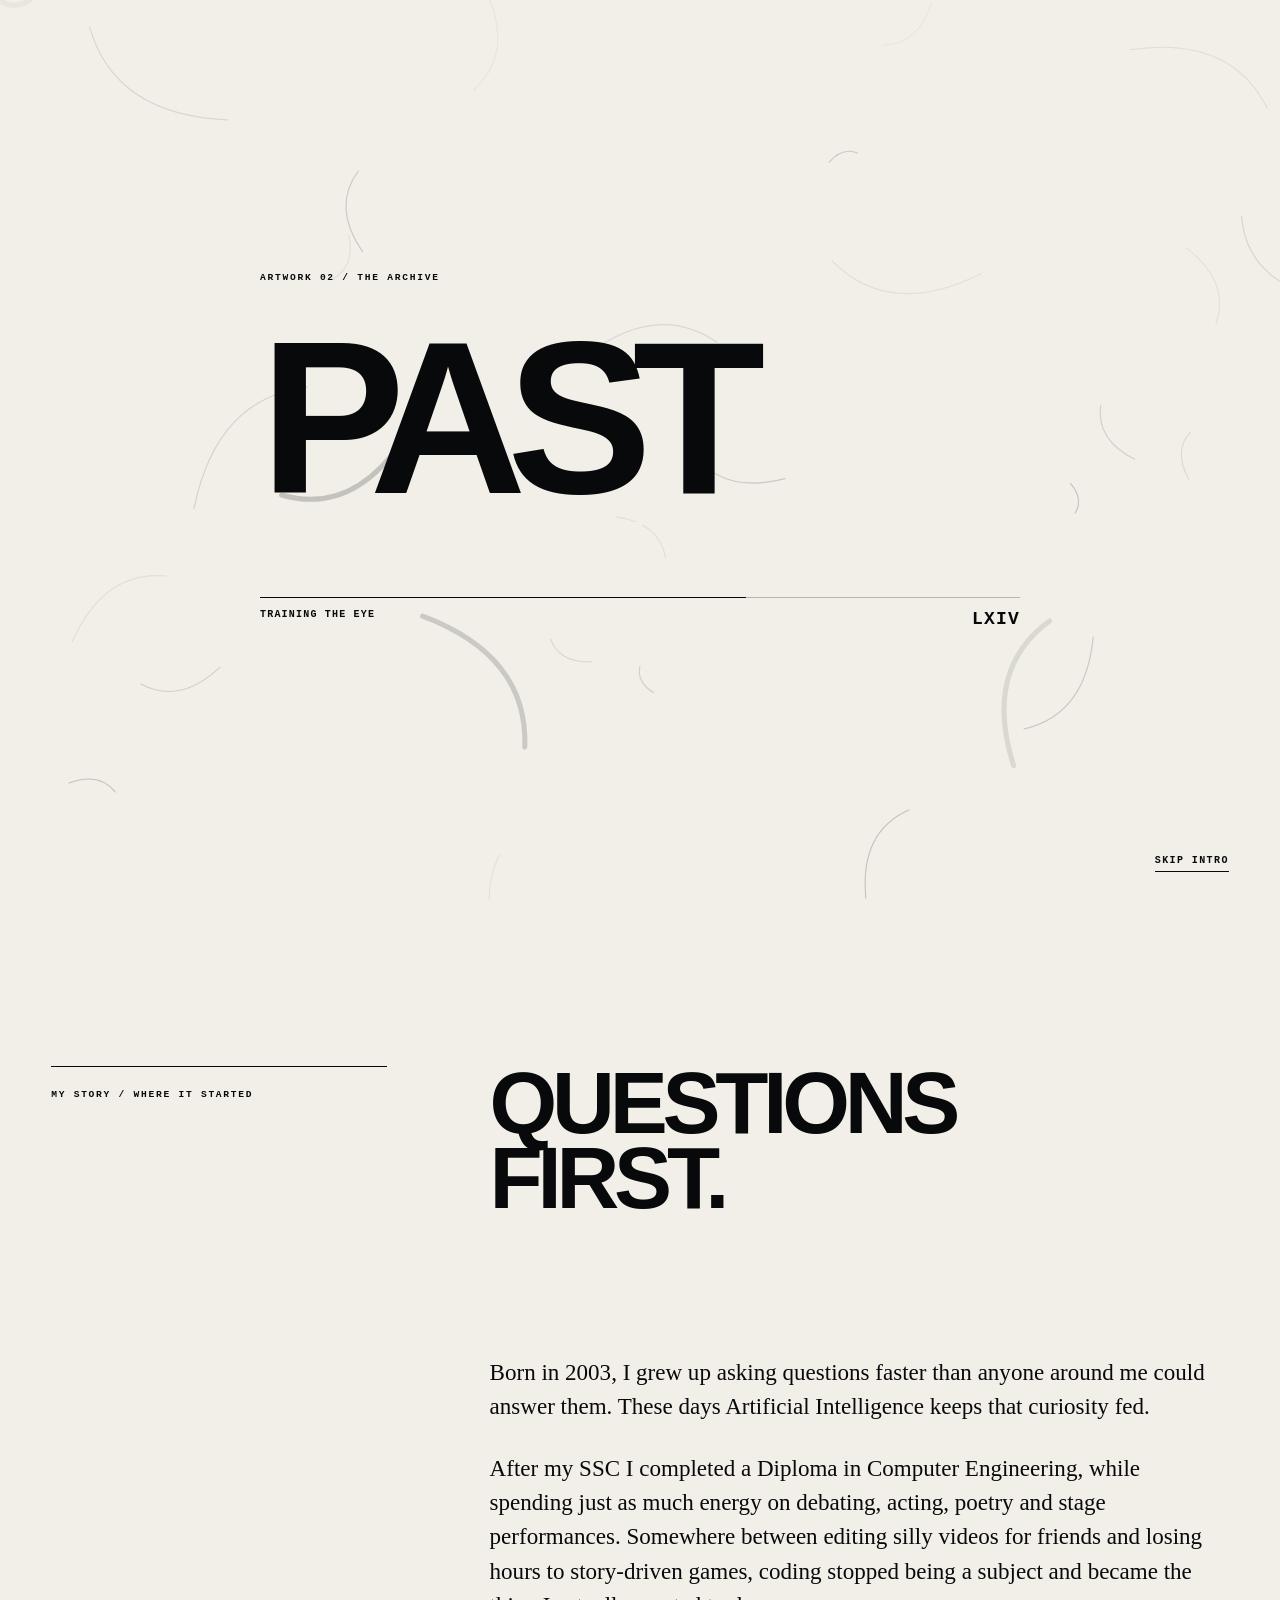
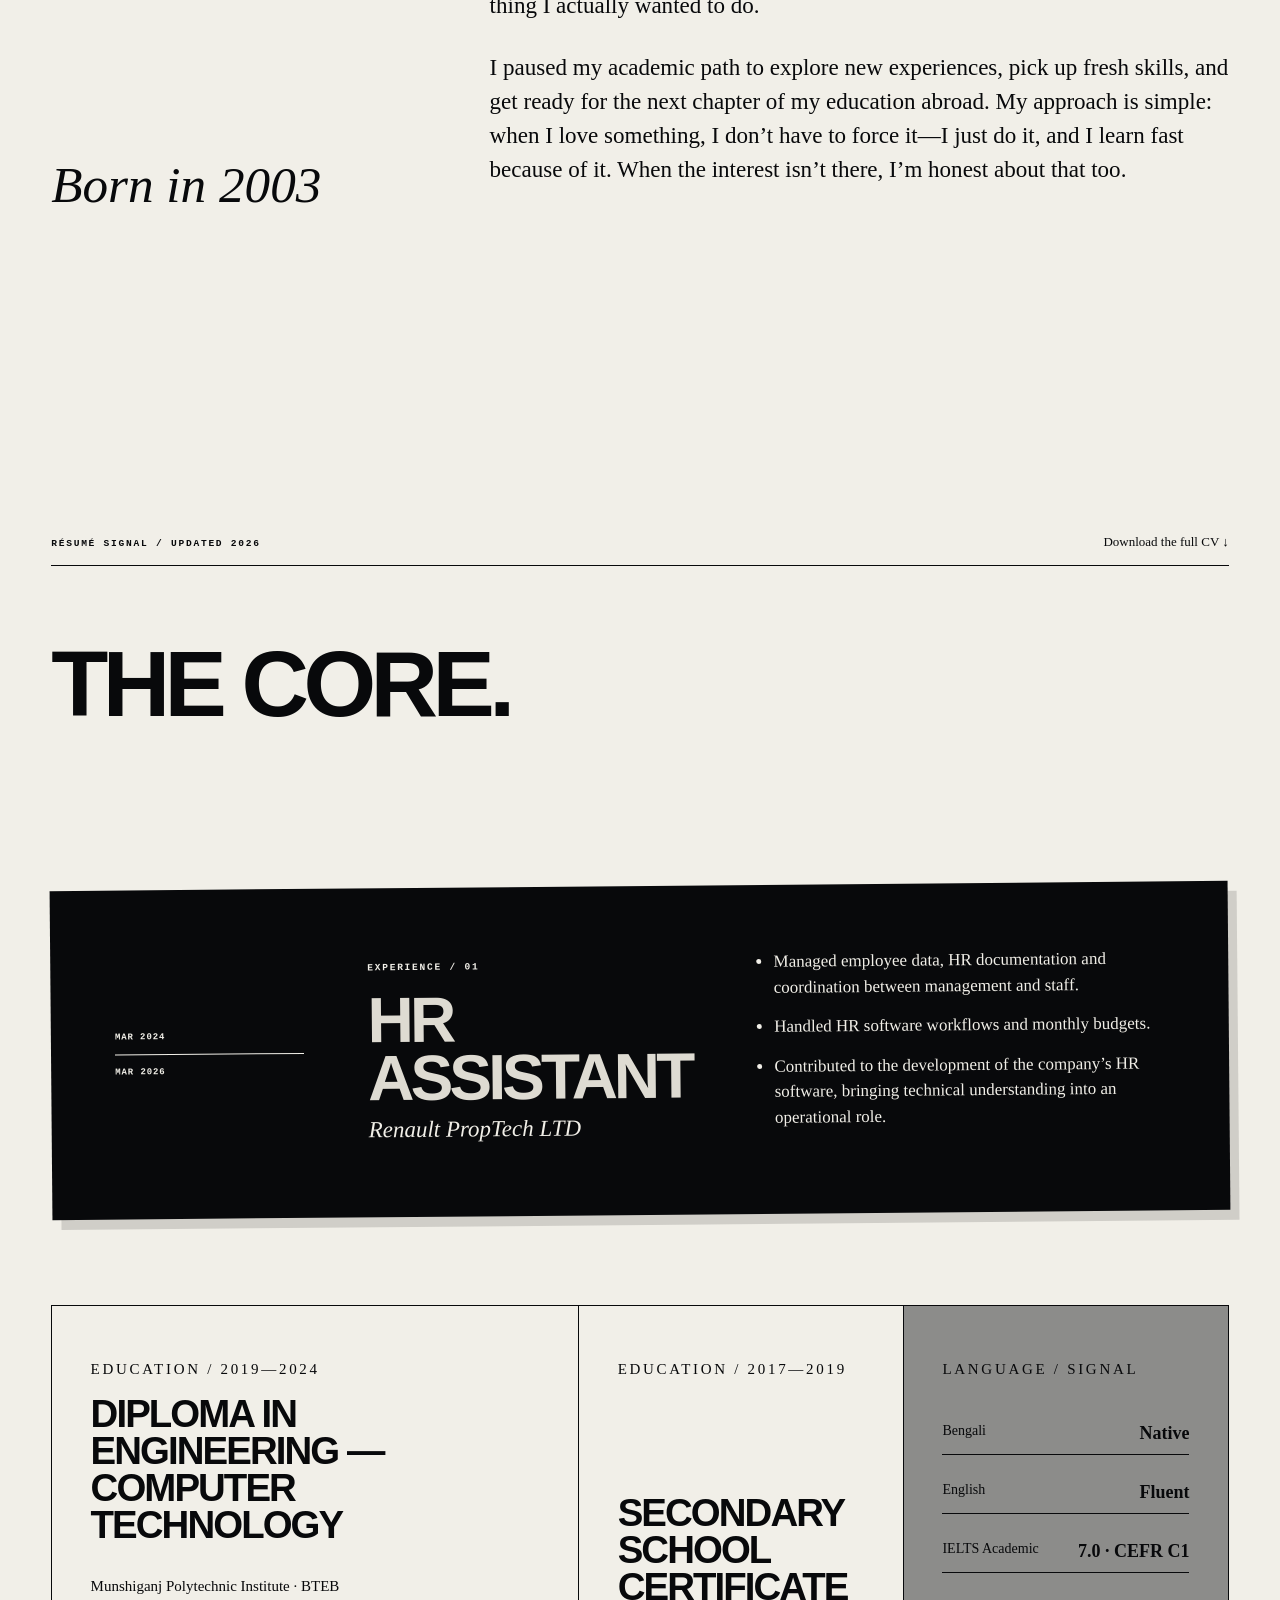
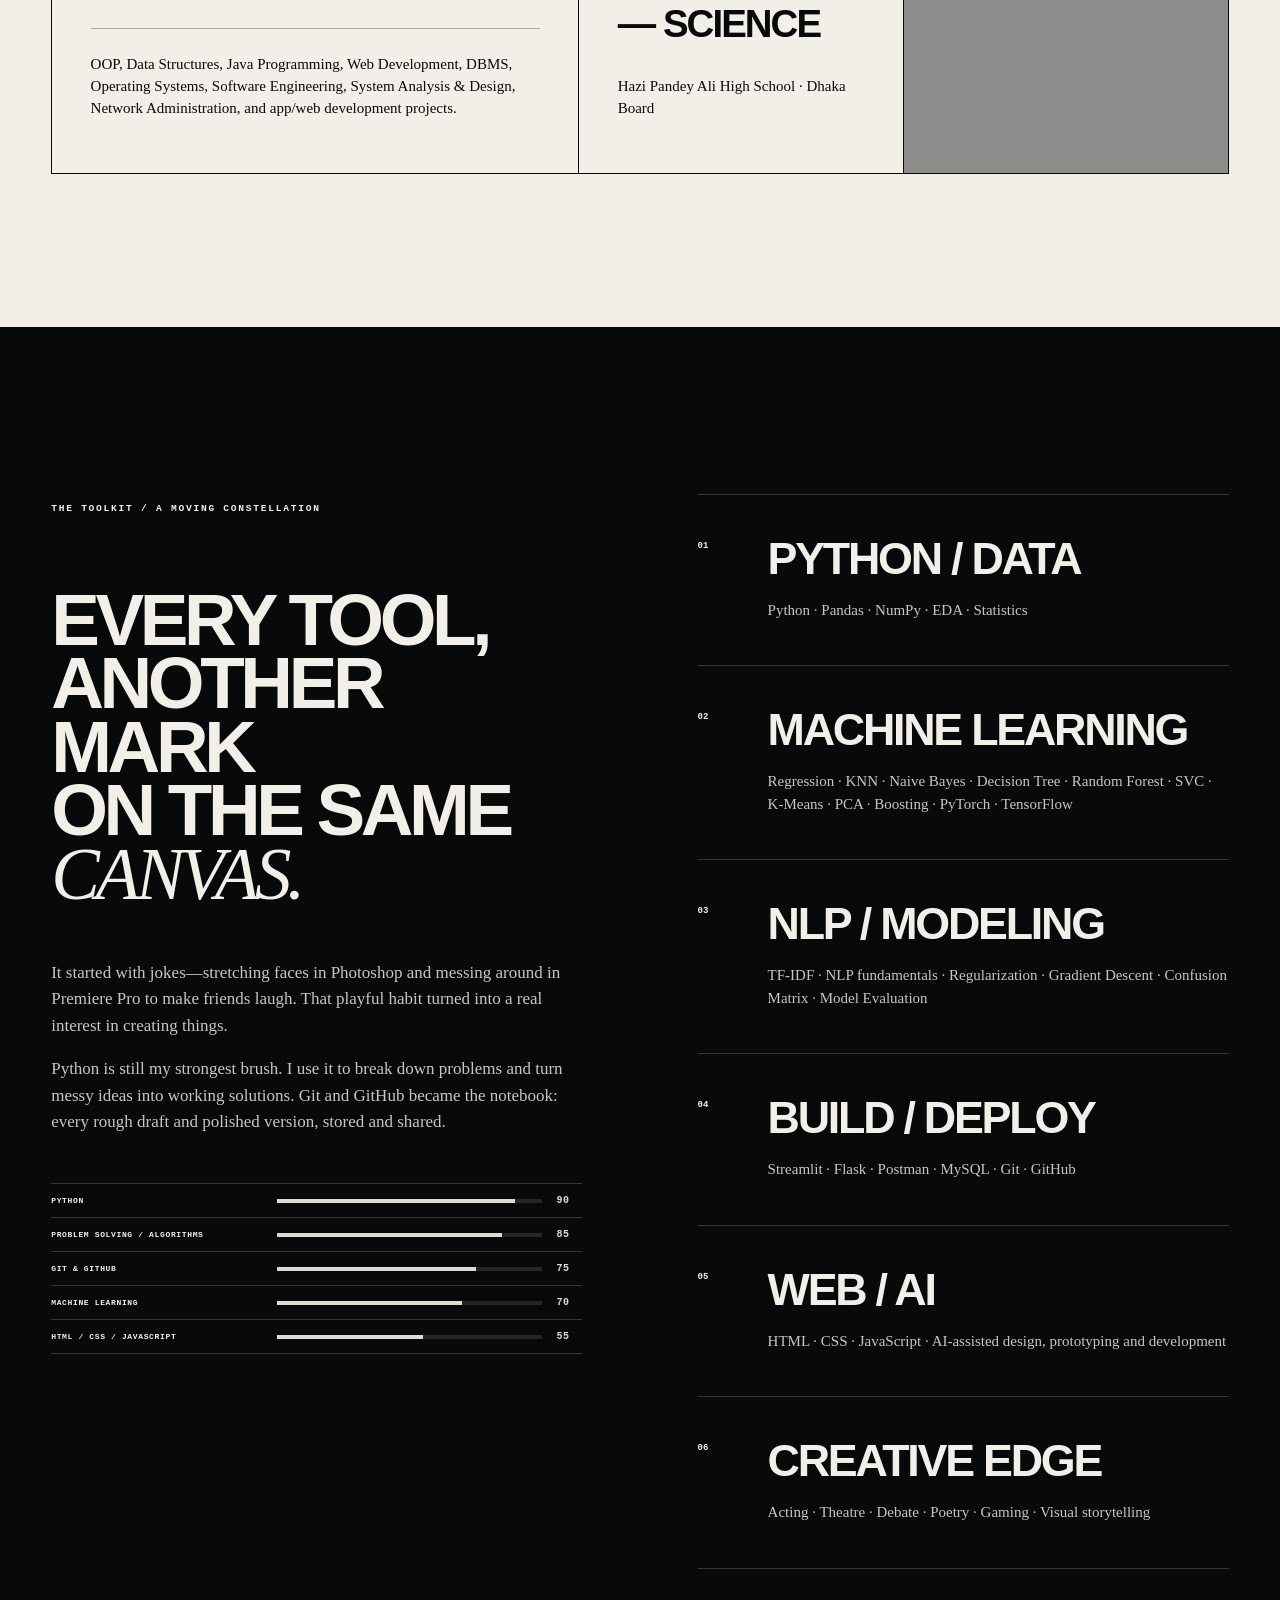
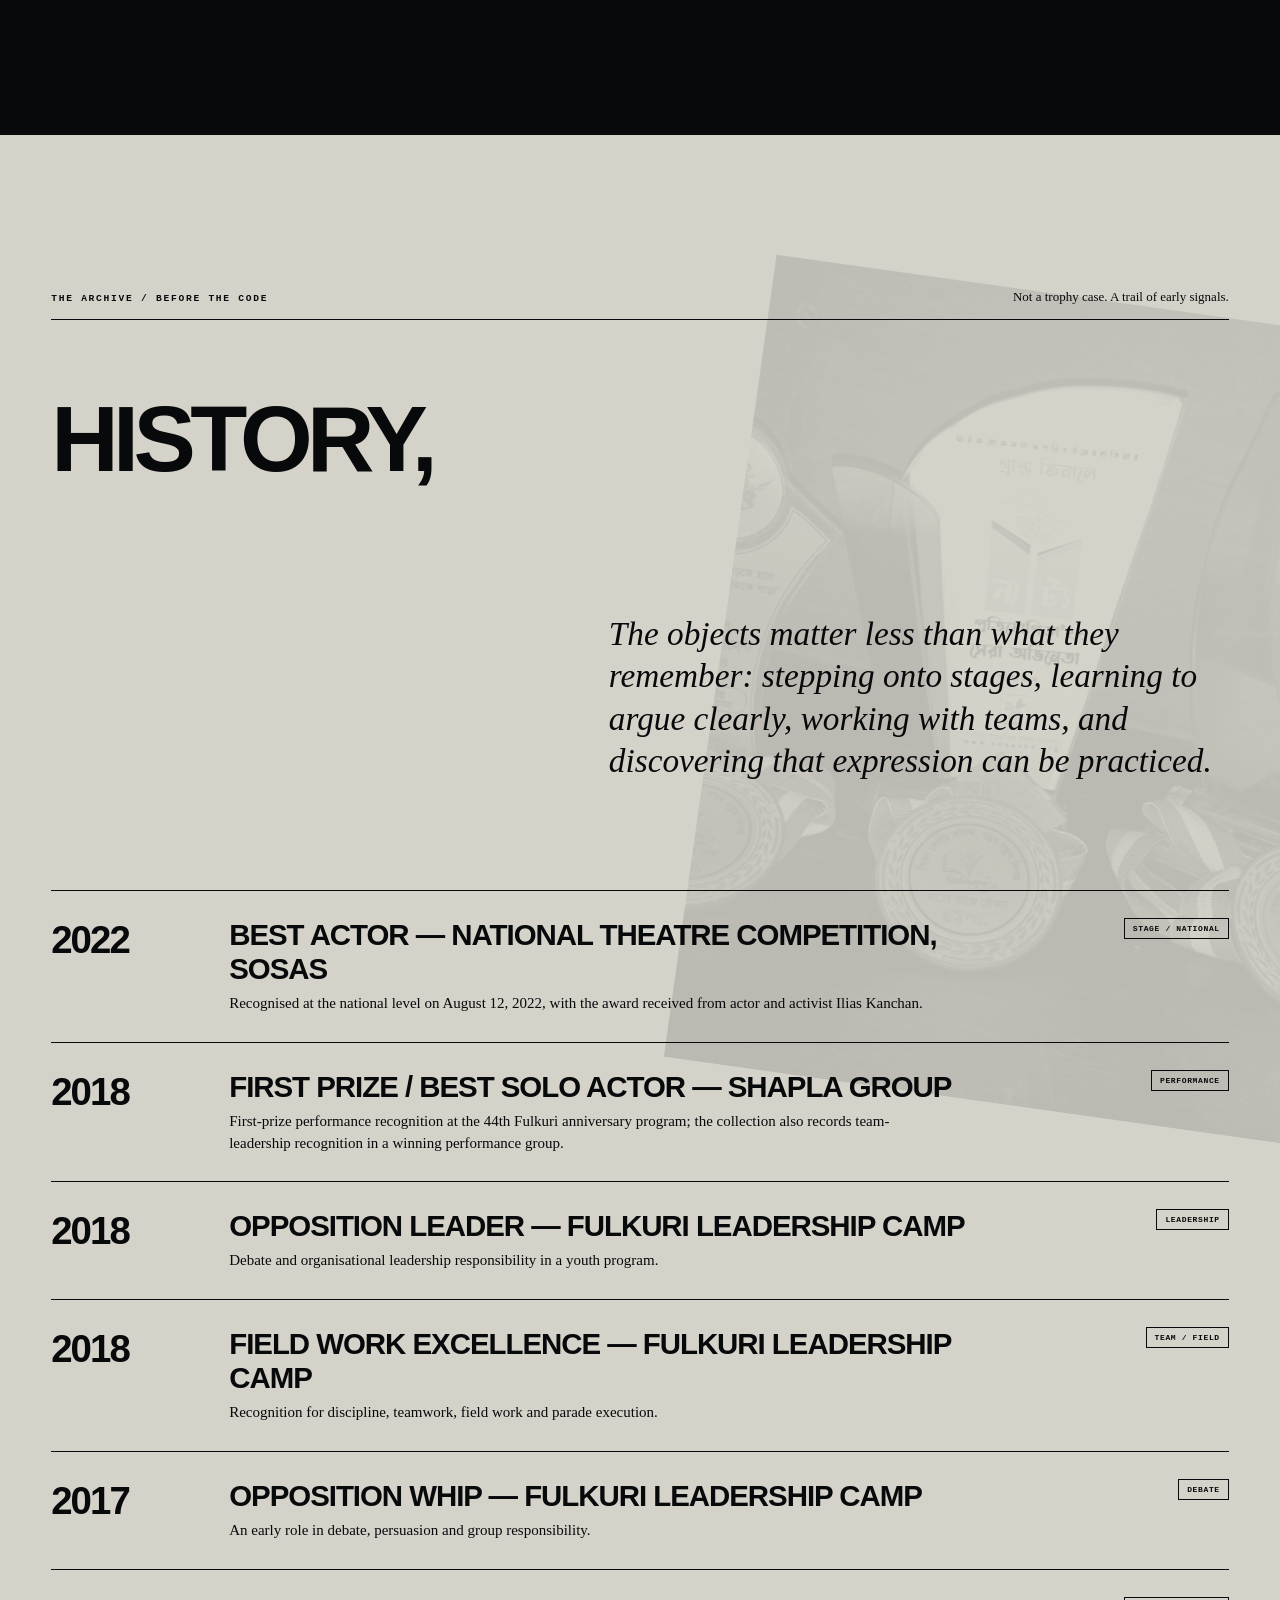
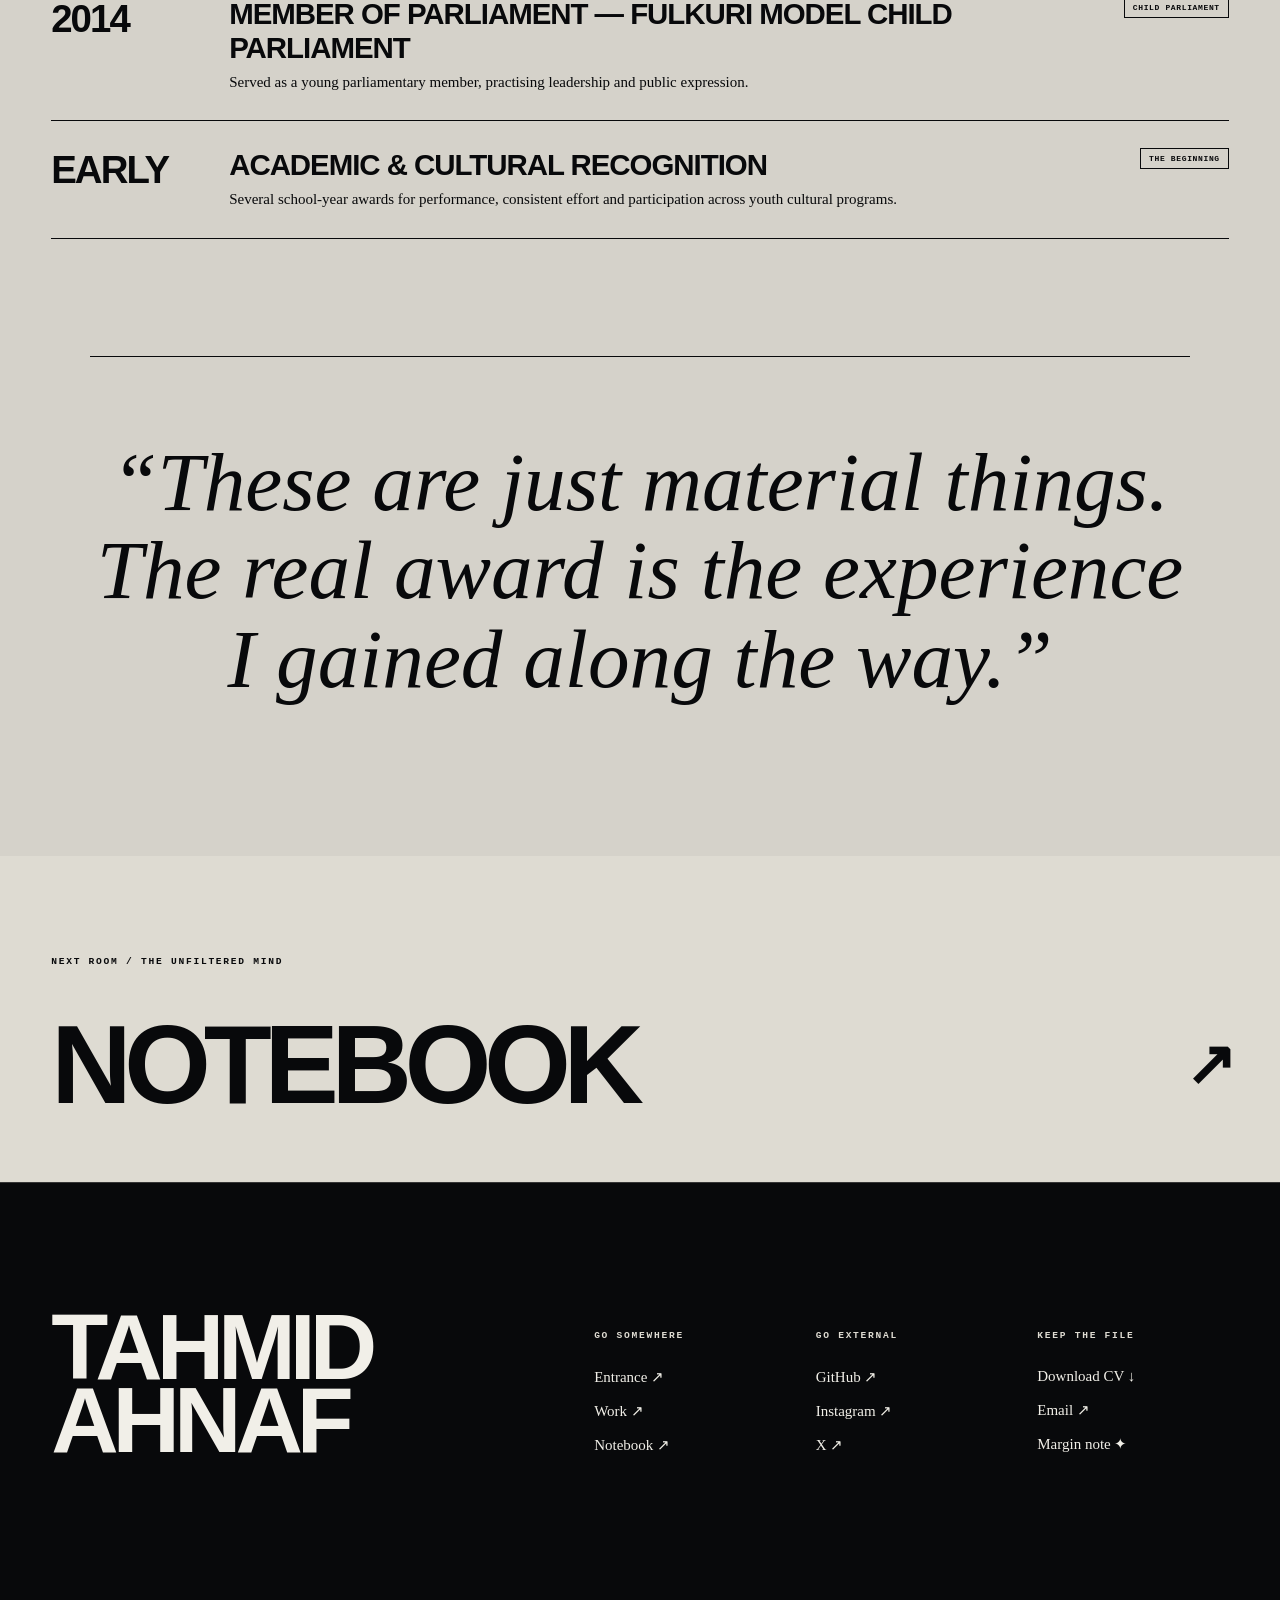
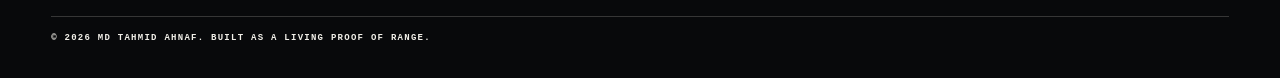
<file: story.html>
<!doctype html>
<html lang="en">
<head>
  <meta charset="utf-8">
  <meta name="viewport" content="width=device-width, initial-scale=1">
  <meta name="theme-color" content="#eee9df">
  <meta name="description" content="Experience, education, skills, creative background and achievements of MD Tahmid Ahnaf.">
  <meta property="og:title" content="Story — MD Tahmid Ahnaf">
  <meta property="og:description" content="The technical core, plus the human layer: experience, education, creative history and range.">
  <meta property="og:image" content="https://tahmidahnaf.com/assets/img/og.png">
  <meta name="twitter:card" content="summary_large_image">
  <title>Story — MD Tahmid Ahnaf</title>
  <link rel="icon" href="assets/img/favicon.svg" type="image/svg+xml">
  <script>document.documentElement.classList.add('js')</script>
  <link rel="stylesheet" href="assets/css/style.css">
</head>
<body data-page="story">
  <a class="skip-link" href="#main">Skip to story</a>
  <div class="loader" id="loader" role="status" aria-label="Drawing the portfolio">
    <canvas class="loader-canvas" id="loaderCanvas" aria-hidden="true"></canvas>
    <div class="loader-copy"><span class="micro">ARTWORK 02 / THE ARCHIVE</span><p class="loader-word" aria-hidden="true"><span>PAST</span><span>MEETS</span><span>NEXT</span></p><div class="loader-meter"><i id="loaderMeter"></i></div><div class="loader-meta"><span id="loaderStatus">Unboxing the archive</span><b id="loaderCount">00</b></div></div>
    <button class="loader-skip" id="loaderSkip" type="button">Skip intro</button>
  </div>
  <div class="noise" aria-hidden="true"></div>
  <header class="site-nav" id="siteNav">
    <a class="brand magnetic" href="index.html" aria-label="Tahmid Ahnaf home"><span>TA</span><i></i></a>
    <p class="nav-status"><span></span> Story / Human system</p>
    <button class="menu-toggle magnetic" id="menuToggle" type="button" aria-expanded="false" aria-controls="menuPanel"><span>Index</span><i></i><i></i></button>
  </header>
  <div class="menu-panel" id="menuPanel" aria-hidden="true">
    <div class="menu-ghost" aria-hidden="true">STORY</div>
    <nav aria-label="Primary navigation">
      <a href="index.html"><sup>00</sup><span>Entrance</span><em>Enter the signal</em></a>
      <a href="work.html"><sup>01</sup><span>Work</span><em>ML / AI / Web</em></a>
      <a href="story.html" aria-current="page"><sup>02</sup><span>Story</span><em>Experience / Archive</em></a>
      <a href="notebook.html"><sup>03</sup><span>Notebook</span><em>Thoughts / Personality</em></a>
    </nav>
  </div>
  <div class="route-wipe" aria-hidden="true"><span>TURNING THE PAGE</span></div>

  <main id="main">
    <header class="page-hero story-hero">
      <p class="page-number micro">02 / HUMAN SYSTEM</p>
      <h1><span class="outline">HUMAN</span><br>BY<br><em>DESIGN.</em></h1>
      <p class="page-intro">Contemplative. Curious. A little introverted. Never quite able to take life too seriously.</p>
      <div class="page-coordinate micro">CREATIVE TECHNOLOGIST<br>COMPUTER ENGINEERING / CREATIVE TECHNOLOGY</div>
    </header>

    <section class="origin" aria-labelledby="originTitle">
      <div class="origin-label"><p class="micro">MY STORY / WHERE IT STARTED</p><span>Born in 2003</span></div>
      <div class="origin-copy">
        <h2 id="originTitle">QUESTIONS<br>FIRST.<br><em>ALWAYS.</em></h2>
        <p>Born in 2003, I grew up asking questions faster than anyone around me could answer them. These days Artificial Intelligence keeps that curiosity fed.</p>
        <p>After my SSC I completed a Diploma in Computer Engineering, while spending just as much energy on debating, acting, poetry and stage performances. Somewhere between editing silly videos for friends and losing hours to story-driven games, coding stopped being a subject and became the thing I actually wanted to do.</p>
        <p>I paused my academic path to explore new experiences, pick up fresh skills, and get ready for the next chapter of my education abroad. My approach is simple: when I love something, I don’t have to force it—I just do it, and I learn fast because of it. When the interest isn’t there, I’m honest about that too.</p>
      </div>
    </section>

    <section class="resume-signal" aria-labelledby="resumeTitle">
      <div class="section-topline"><p class="micro">RÉSUMÉ SIGNAL / UPDATED 2026</p><a href="assets/documents/Tahmid_Ahnaf_Premium_Interactive_CV.pdf" download>Download the full CV ↓</a></div>
      <h2 class="mega-title" id="resumeTitle">THE CORE.<br><span>IN MOTION.</span></h2>

      <article class="experience-card">
        <div class="experience-stamp"><span>MAR 2024</span><i></i><span>MAR 2026</span></div>
        <div>
          <p class="micro">EXPERIENCE / 01</p>
          <h3>HR Assistant</h3>
          <h4>Renault PropTech LTD</h4>
        </div>
        <ul>
          <li>Managed employee data, HR documentation and coordination between management and staff.</li>
          <li>Handled HR software workflows and monthly budgets.</li>
          <li>Contributed to the development of the company’s HR software, bringing technical understanding into an operational role.</li>
        </ul>
      </article>

      <div class="education-grid">
        <article>
          <p class="micro">EDUCATION / 2019—2024</p>
          <h3>Diploma in Engineering — Computer Technology</h3>
          <p>Munshiganj Polytechnic Institute · BTEB</p>
          <p class="coursework">OOP, Data Structures, Java Programming, Web Development, DBMS, Operating Systems, Software Engineering, System Analysis &amp; Design, Network Administration, and app/web development projects.</p>
        </article>
        <article>
          <p class="micro">EDUCATION / 2017—2019</p>
          <h3>Secondary School Certificate — Science</h3>
          <p>Hazi Pandey Ali High School · Dhaka Board</p>
        </article>
        <article class="language-card">
          <p class="micro">LANGUAGE / SIGNAL</p>
          <div><span>Bengali</span><strong>Native</strong></div>
          <div><span>English</span><strong>Fluent</strong></div>
          <div><span>IELTS Academic</span><strong>7.0 · CEFR C1</strong></div>
        </article>
      </div>
    </section>

    <section class="skill-universe" aria-labelledby="skillsTitle">
      <div class="skill-intro">
        <p class="micro">THE TOOLKIT / A MOVING CONSTELLATION</p>
        <h2 id="skillsTitle">EVERY TOOL,<br>ANOTHER MARK<br>ON THE SAME<br><em>CANVAS.</em></h2>
        <p>It started with jokes—stretching faces in Photoshop and messing around in Premiere Pro to make friends laugh. That playful habit turned into a real interest in creating things.</p>
        <p>Python is still my strongest brush. I use it to break down problems and turn messy ideas into working solutions. Git and GitHub became the notebook: every rough draft and polished version, stored and shared.</p>
        <div class="skill-pulse" aria-label="Self-assessed core skill levels">
          <div><span>Python</span><i style="--level:90%"></i><b>90</b></div>
          <div><span>Problem Solving / Algorithms</span><i style="--level:85%"></i><b>85</b></div>
          <div><span>Git &amp; GitHub</span><i style="--level:75%"></i><b>75</b></div>
          <div><span>Machine Learning</span><i style="--level:70%"></i><b>70</b></div>
          <div><span>HTML / CSS / JavaScript</span><i style="--level:55%"></i><b>55</b></div>
        </div>
      </div>
      <div class="skill-groups">
        <article><span class="group-num">01</span><h3>Python / Data</h3><p>Python · Pandas · NumPy · EDA · Statistics</p></article>
        <article><span class="group-num">02</span><h3>Machine Learning</h3><p>Regression · KNN · Naive Bayes · Decision Tree · Random Forest · SVC · K-Means · PCA · Boosting · PyTorch · TensorFlow</p></article>
        <article><span class="group-num">03</span><h3>NLP / Modeling</h3><p>TF-IDF · NLP fundamentals · Regularization · Gradient Descent · Confusion Matrix · Model Evaluation</p></article>
        <article><span class="group-num">04</span><h3>Build / Deploy</h3><p>Streamlit · Flask · Postman · MySQL · Git · GitHub</p></article>
        <article><span class="group-num">05</span><h3>Web / AI</h3><p>HTML · CSS · JavaScript · AI-assisted design, prototyping and development</p></article>
        <article><span class="group-num">06</span><h3>Creative Edge</h3><p>Acting · Theatre · Debate · Poetry · Gaming · Visual storytelling</p></article>
      </div>
    </section>

    <section class="archive" aria-labelledby="archiveTitle">
      <div class="archive-backdrop" aria-hidden="true"><img src="assets/img/trophy-collection.jpeg" alt="" loading="lazy" decoding="async"></div>
      <div class="section-topline"><p class="micro">THE ARCHIVE / BEFORE THE CODE</p><p>Not a trophy case. A trail of early signals.</p></div>
      <h2 class="mega-title" id="archiveTitle">HISTORY,<br><span>NOT HYPE.</span></h2>
      <p class="archive-lede">The objects matter less than what they remember: stepping onto stages, learning to argue clearly, working with teams, and discovering that expression can be practiced.</p>

      <ol class="achievement-timeline">
        <li><time>2022</time><div><h3>Best Actor — National Theatre Competition, SOSAS</h3><p>Recognised at the national level on August 12, 2022, with the award received from actor and activist Ilias Kanchan.</p></div><span>STAGE / NATIONAL</span></li>
        <li><time>2018</time><div><h3>First Prize / Best Solo Actor — Shapla Group</h3><p>First-prize performance recognition at the 44th Fulkuri anniversary program; the collection also records team-leadership recognition in a winning performance group.</p></div><span>PERFORMANCE</span></li>
        <li><time>2018</time><div><h3>Opposition Leader — Fulkuri Leadership Camp</h3><p>Debate and organisational leadership responsibility in a youth program.</p></div><span>LEADERSHIP</span></li>
        <li><time>2018</time><div><h3>Field Work Excellence — Fulkuri Leadership Camp</h3><p>Recognition for discipline, teamwork, field work and parade execution.</p></div><span>TEAM / FIELD</span></li>
        <li><time>2017</time><div><h3>Opposition Whip — Fulkuri Leadership Camp</h3><p>An early role in debate, persuasion and group responsibility.</p></div><span>DEBATE</span></li>
        <li><time>2014</time><div><h3>Member of Parliament — Fulkuri Model Child Parliament</h3><p>Served as a young parliamentary member, practising leadership and public expression.</p></div><span>CHILD PARLIAMENT</span></li>
        <li><time>EARLY</time><div><h3>Academic &amp; Cultural Recognition</h3><p>Several school-year awards for performance, consistent effort and participation across youth cultural programs.</p></div><span>THE BEGINNING</span></li>
      </ol>

      <blockquote class="archive-quote">“These are just material things. The real award is the experience I gained along the way.”</blockquote>
    </section>

    <section class="next-page next-notebook">
      <p class="micro">NEXT ROOM / THE UNFILTERED MIND</p>
      <a href="notebook.html" data-cursor="NEXT"><span>NOTEBOOK</span><i>↗</i></a>
    </section>
  </main>

  <footer class="site-footer compact-footer">
    <div class="footer-name">TAHMID<br>AHNAF</div>
    <div class="footer-columns">
      <div><span class="micro">GO SOMEWHERE</span><a href="index.html">Entrance ↗</a><a href="work.html">Work ↗</a><a href="notebook.html">Notebook ↗</a></div>
      <div><span class="micro">GO EXTERNAL</span><a href="https://github.com/Ta-Ahnaf" target="_blank" rel="noopener">GitHub ↗</a><a href="https://www.instagram.com/_ta_arnob_/" target="_blank" rel="noopener">Instagram ↗</a><a href="https://x.com/TAHMIDAHNAFARN1" target="_blank" rel="noopener">X ↗</a></div>
      <div><span class="micro">KEEP THE FILE</span><a href="assets/documents/Tahmid_Ahnaf_Premium_Interactive_CV.pdf" download>Download CV ↓</a><a href="mailto:tahmid.ahnaf.arnob@gmail.com">Email ↗</a><button class="dedication-trigger" type="button" data-dedication>Margin note ✦</button></div>
    </div>
    <p class="footer-legal">© 2026 MD Tahmid Ahnaf. Built as a living proof of range.</p>
  </footer>
  <dialog class="dedication" id="dedication"><button type="button" aria-label="Close dedication" data-close-dedication>×</button><p class="micro">A QUIET LINE IN THE MARGIN</p><blockquote>This sketch theme is a small dedication to Arju Fupi, Afsana Fupi and Annie Fupi. I grew up watching them draw, and they were so good at it that they made me fall in love with sketching. I was always bad at sketching myself—so I made a website instead.</blockquote></dialog>
  <script src="assets/js/main.js"></script>
</body>
</html>
</file>
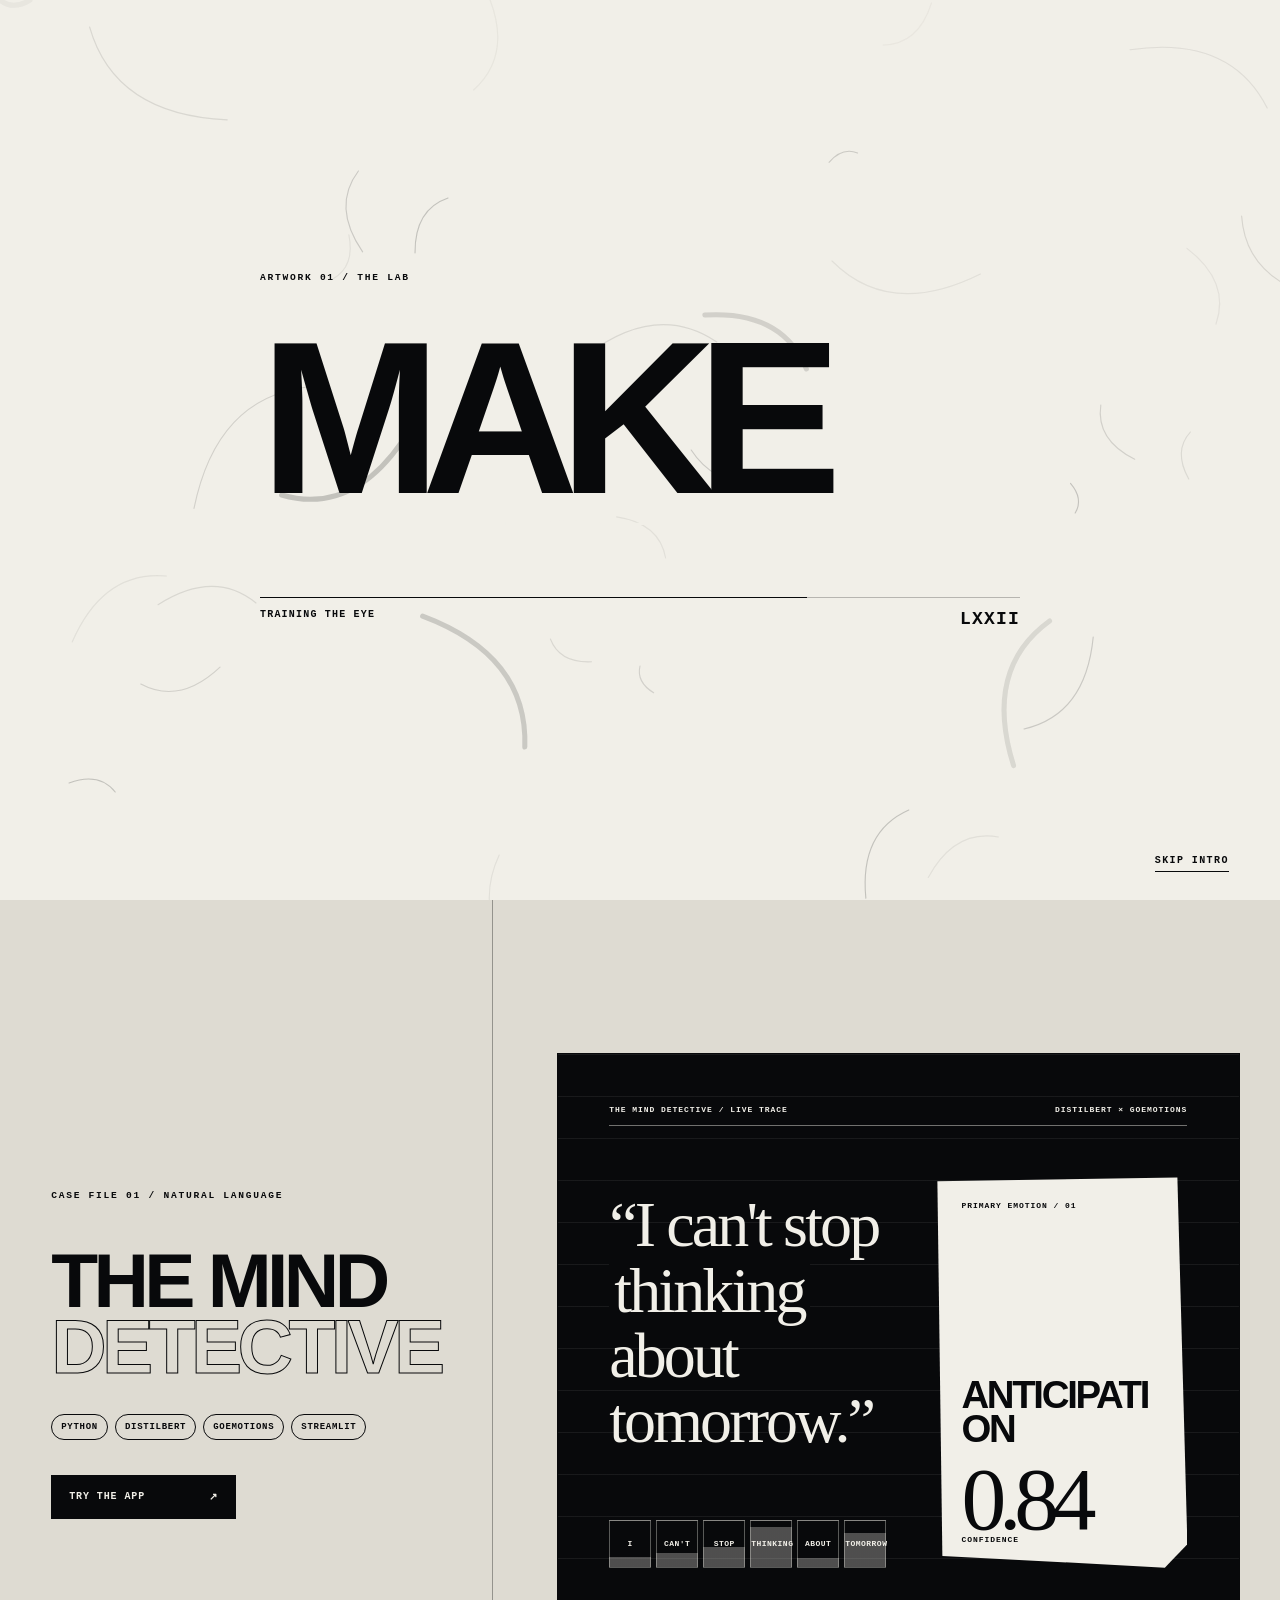
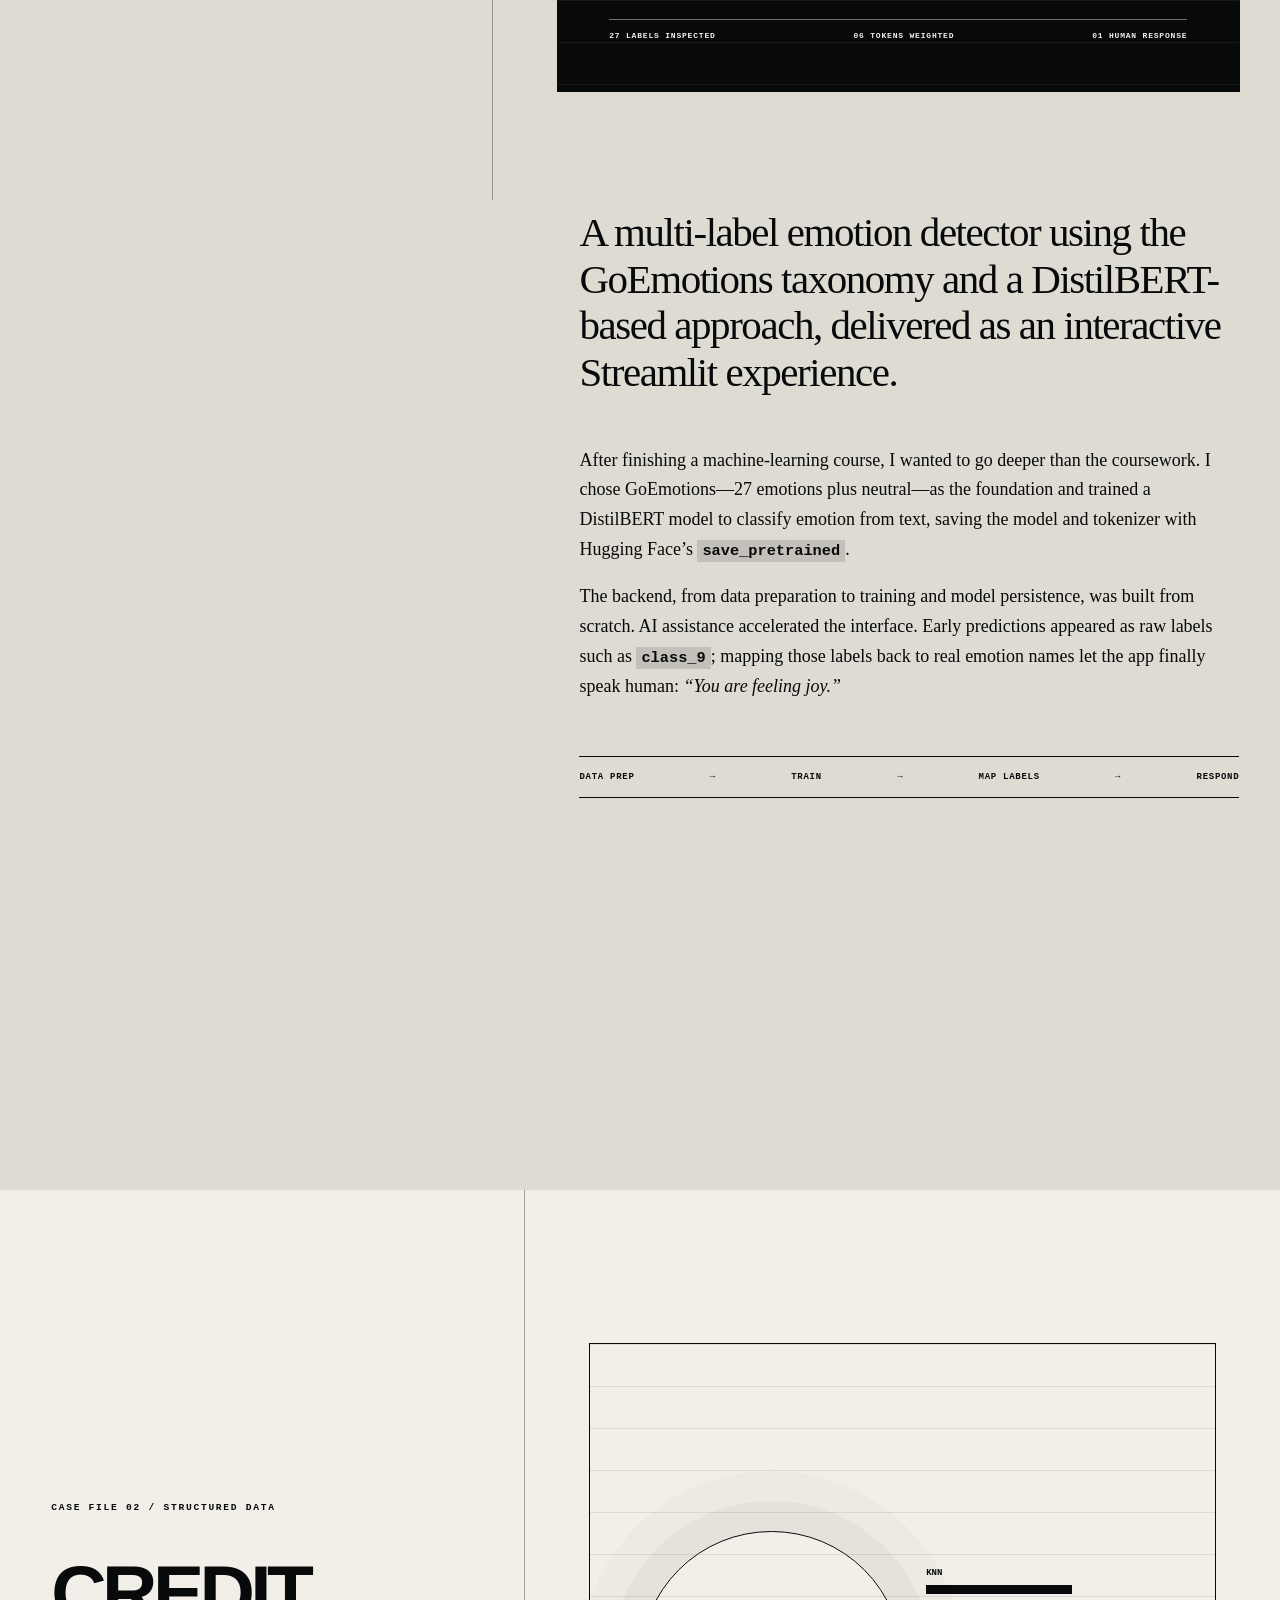
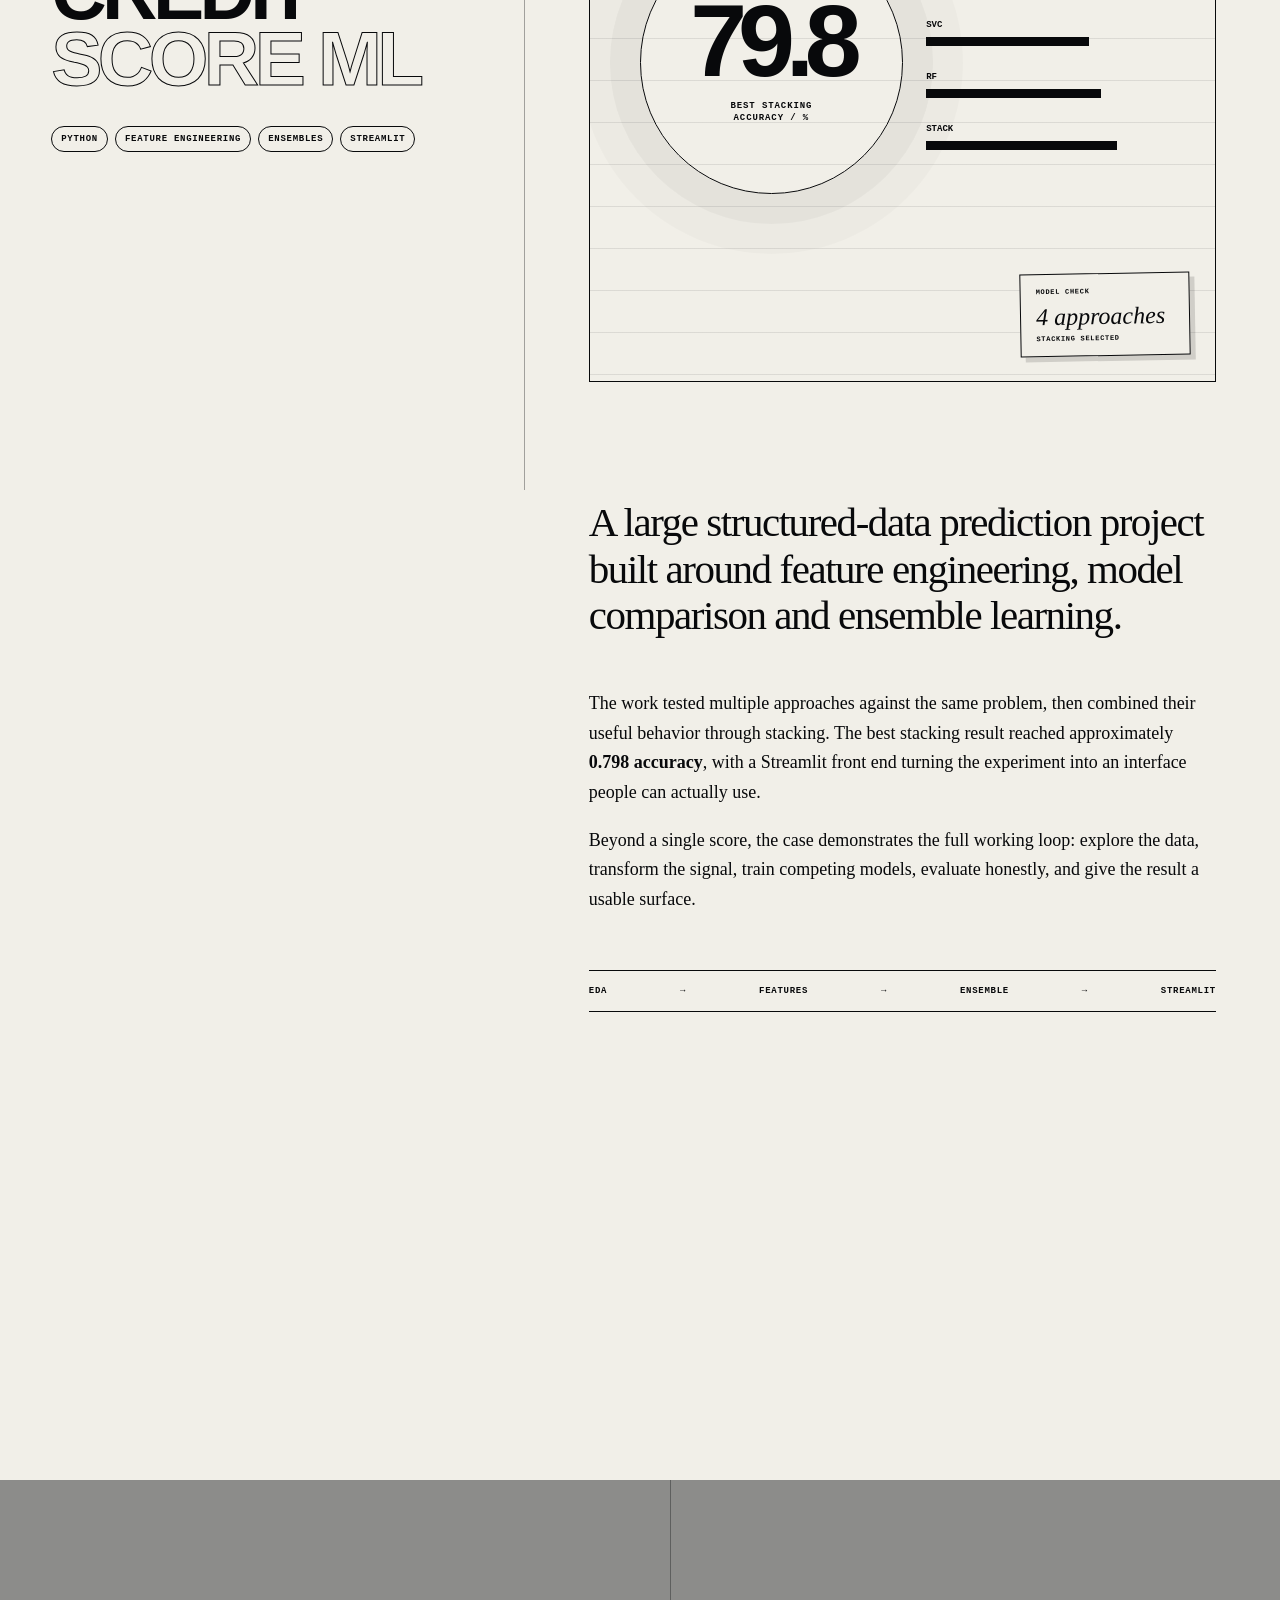
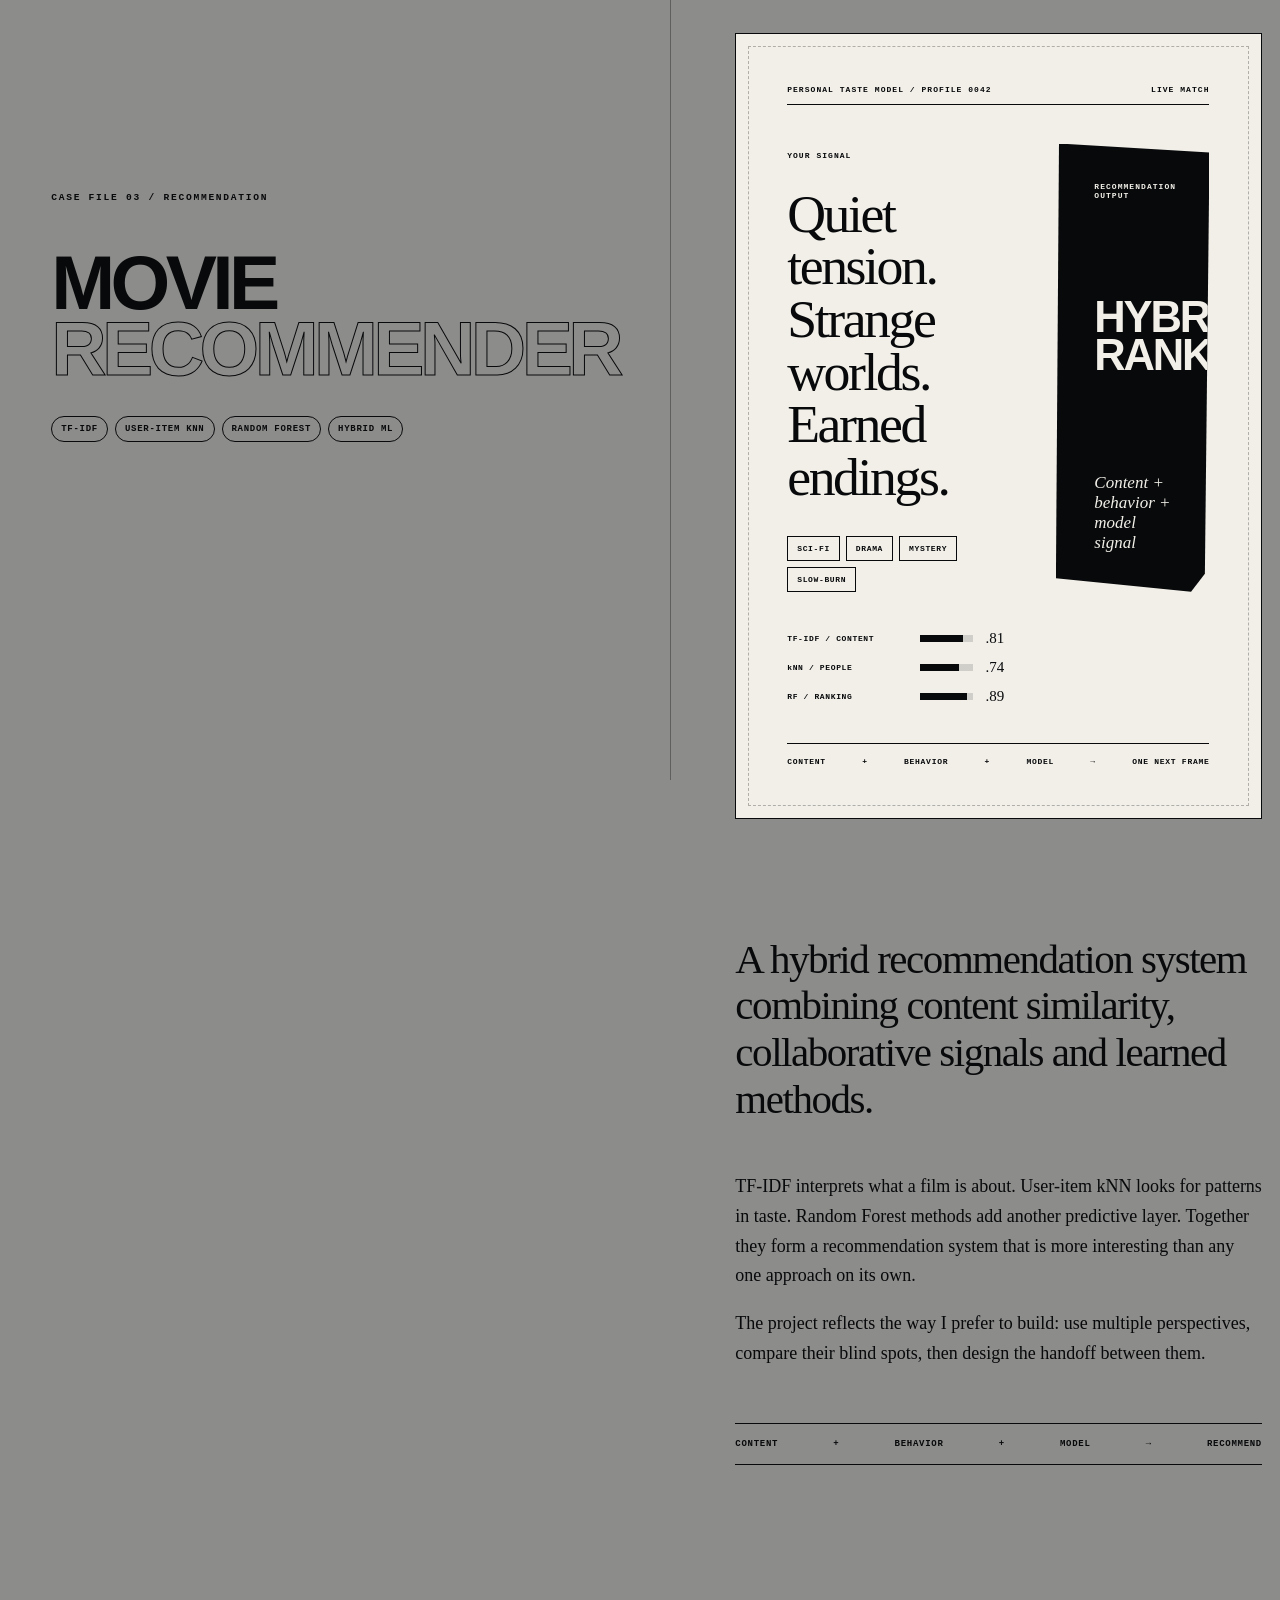
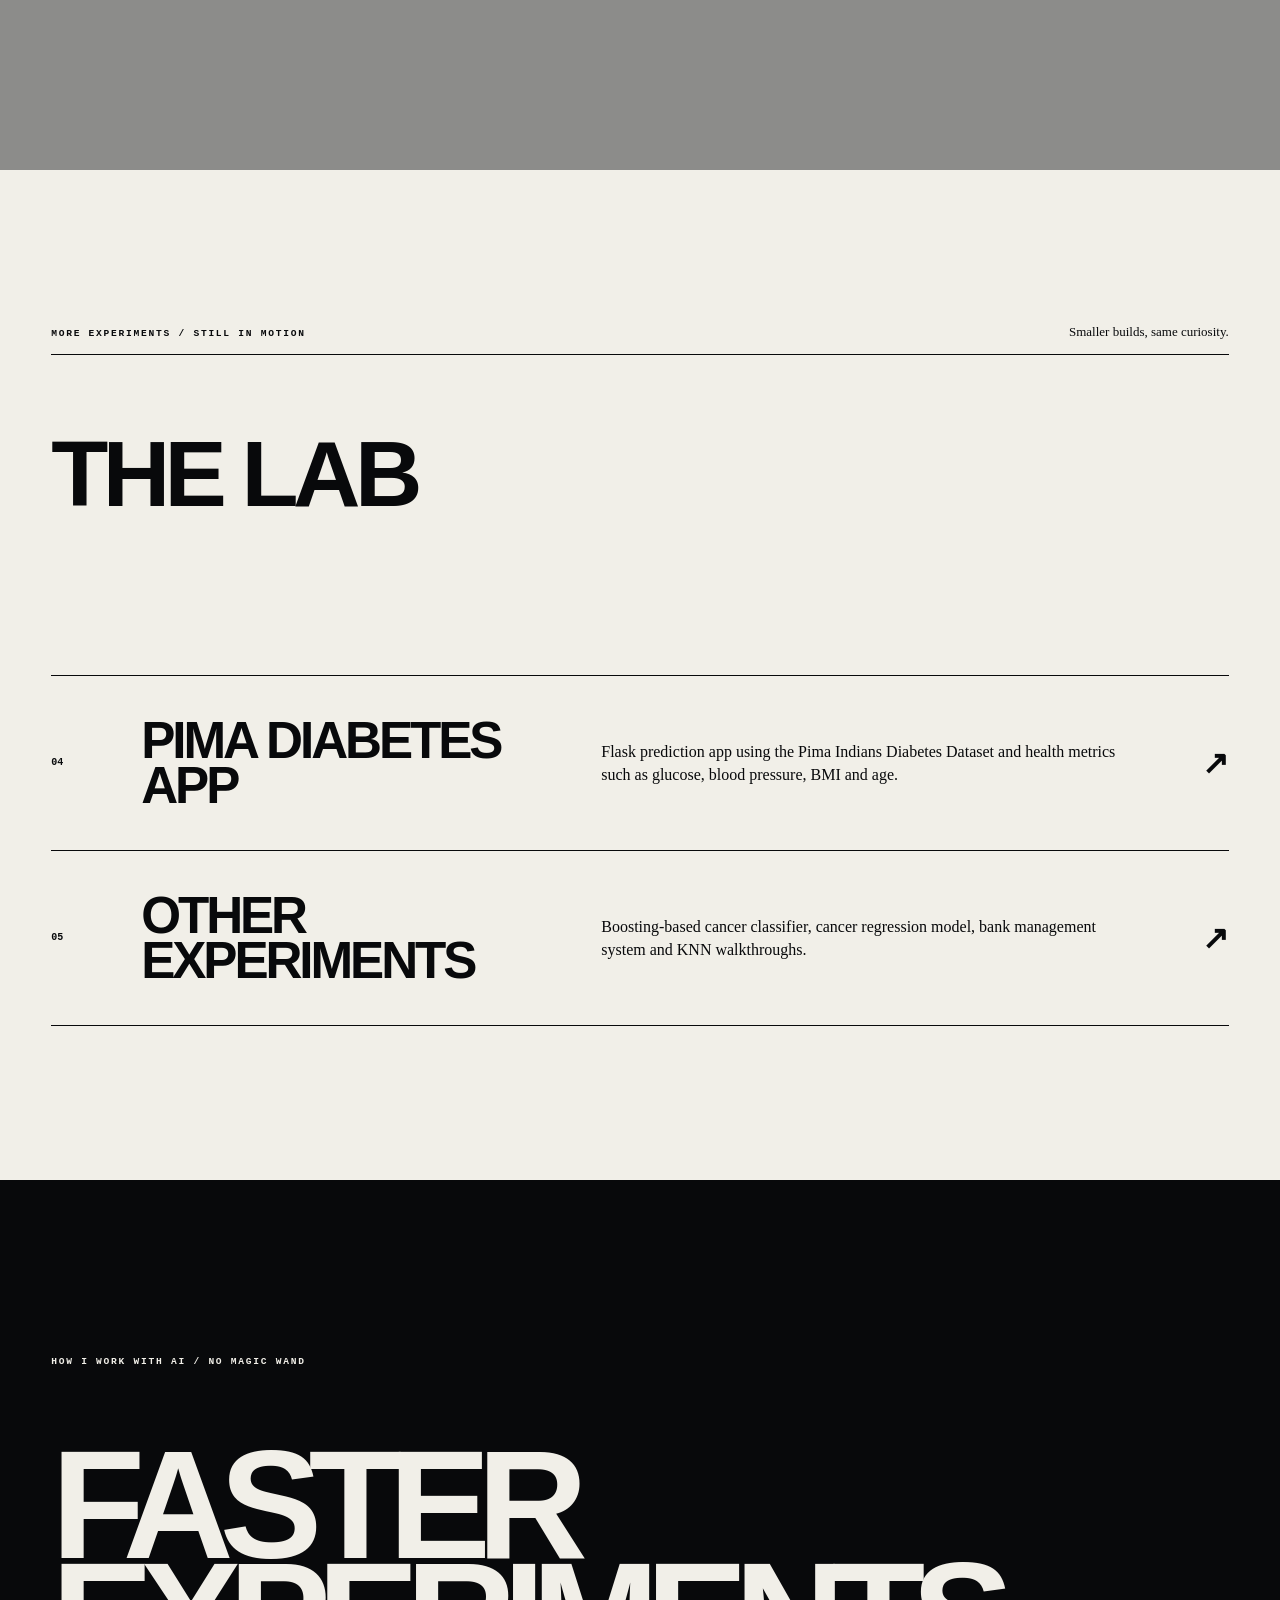
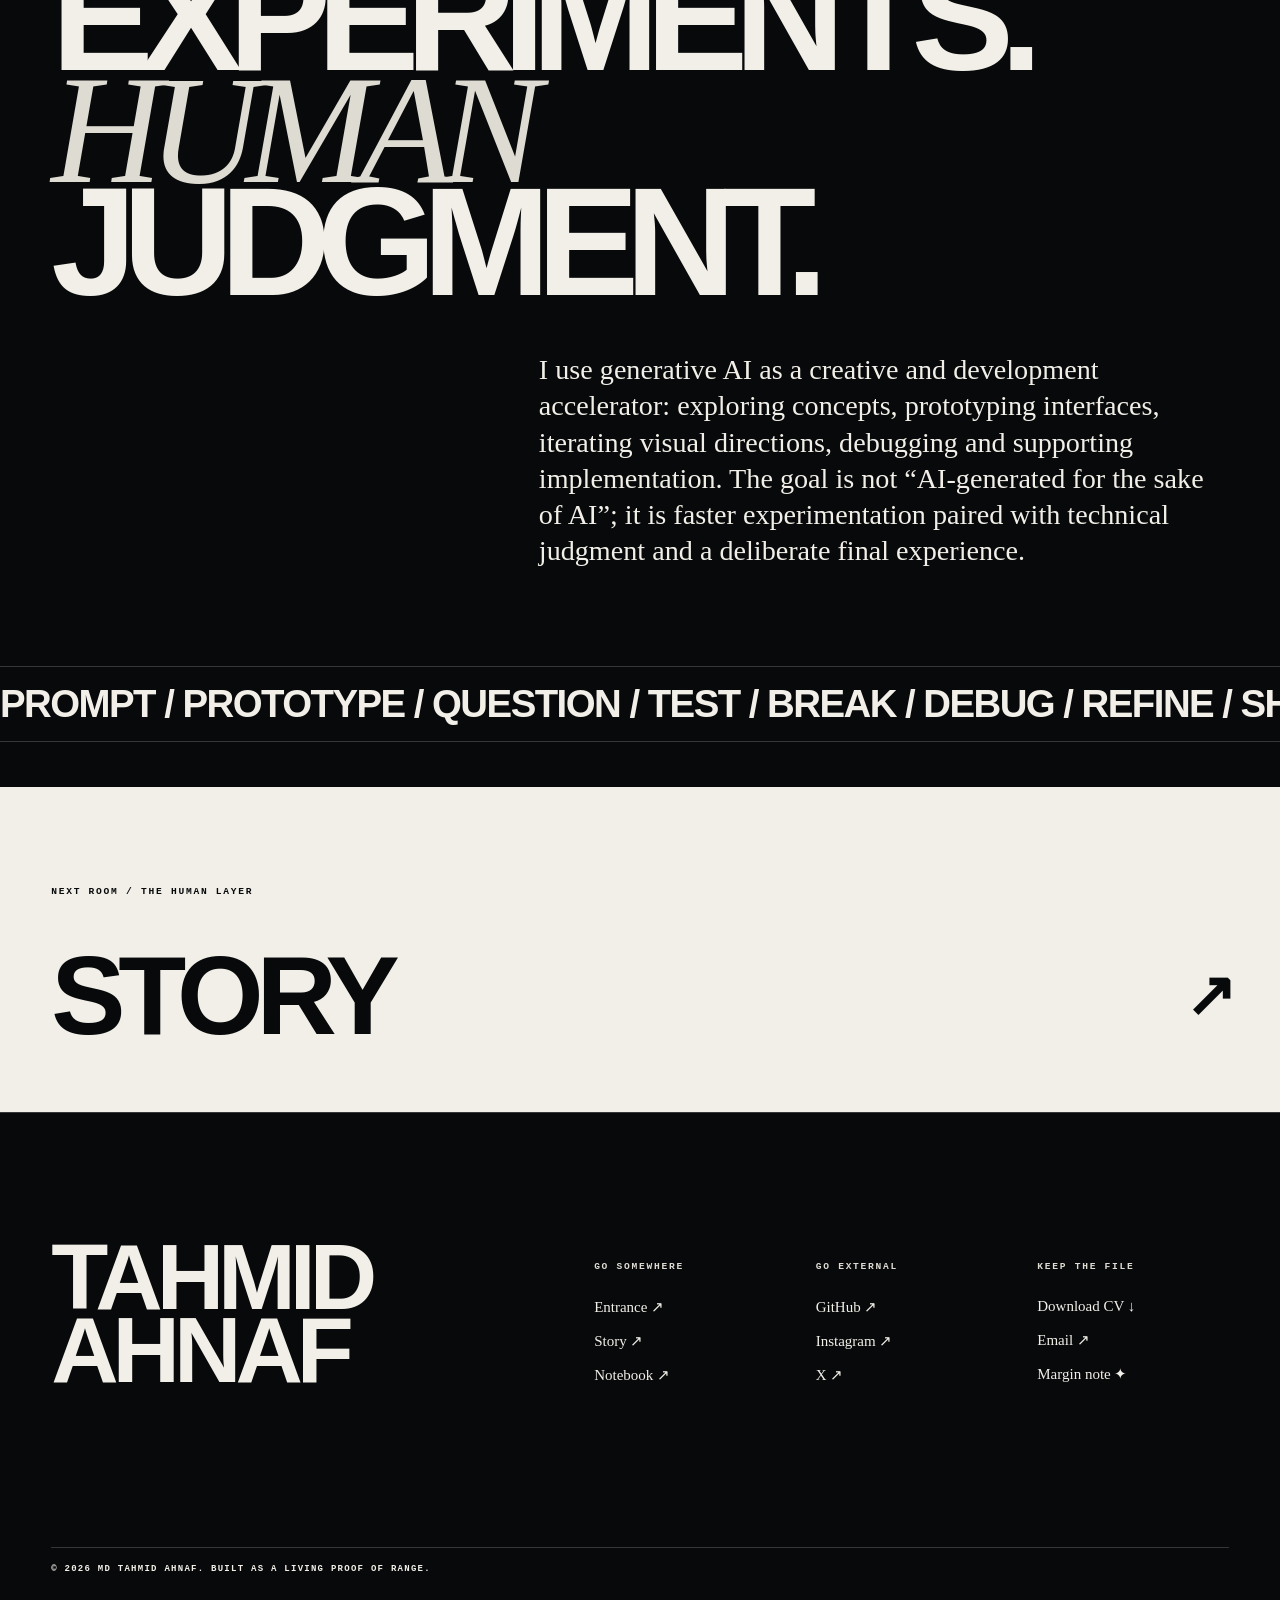
<file: work.html>
<!doctype html>
<html lang="en">
<head>
  <meta charset="utf-8">
  <meta name="viewport" content="width=device-width, initial-scale=1">
  <meta name="theme-color" content="#08090b">
  <meta name="description" content="Selected AI, machine-learning, Python and web projects by creative technologist MD Tahmid Ahnaf.">
  <meta property="og:title" content="Work — MD Tahmid Ahnaf">
  <meta property="og:description" content="Machine-learning experiments and expressive web builds, presented as living case files.">
  <meta property="og:image" content="https://tahmidahnaf.com/assets/img/og.png">
  <meta name="twitter:card" content="summary_large_image">
  <title>Work — MD Tahmid Ahnaf</title>
  <link rel="icon" href="assets/img/favicon.svg" type="image/svg+xml">
  <script>document.documentElement.classList.add('js')</script>
  <link rel="stylesheet" href="assets/css/style.css">
</head>
<body data-page="work">
  <a class="skip-link" href="#main">Skip to projects</a>

  <div class="loader" id="loader" role="status" aria-label="Drawing the portfolio">
    <canvas class="loader-canvas" id="loaderCanvas" aria-hidden="true"></canvas>
    <div class="loader-copy"><span class="micro">ARTWORK 01 / THE LAB</span><p class="loader-word" aria-hidden="true"><span>MAKE</span><span>TEST</span><span>SHIP</span></p><div class="loader-meter"><i id="loaderMeter"></i></div><div class="loader-meta"><span id="loaderStatus">Opening the case files</span><b id="loaderCount">00</b></div></div>
    <button class="loader-skip" id="loaderSkip" type="button">Skip intro</button>
  </div>
  <div class="noise" aria-hidden="true"></div>

  <header class="site-nav" id="siteNav">
    <a class="brand magnetic" href="index.html" aria-label="Tahmid Ahnaf home"><span>TA</span><i></i></a>
    <p class="nav-status"><span></span> Work / Selected builds</p>
    <button class="menu-toggle magnetic" id="menuToggle" type="button" aria-expanded="false" aria-controls="menuPanel"><span>Index</span><i></i><i></i></button>
  </header>
  <div class="menu-panel" id="menuPanel" aria-hidden="true">
    <div class="menu-ghost" aria-hidden="true">WORK</div>
    <nav aria-label="Primary navigation">
      <a href="index.html"><sup>00</sup><span>Entrance</span><em>Enter the signal</em></a>
      <a href="work.html" aria-current="page"><sup>01</sup><span>Work</span><em>ML / AI / Web</em></a>
      <a href="story.html"><sup>02</sup><span>Story</span><em>Experience / Archive</em></a>
      <a href="notebook.html"><sup>03</sup><span>Notebook</span><em>Thoughts / Personality</em></a>
    </nav>
  </div>
  <div class="route-wipe" aria-hidden="true"><span>TURNING THE PAGE</span></div>

  <main id="main">
    <header class="page-hero work-hero">
      <p class="page-number micro">01 / THE LAB</p>
      <h1><span>SEL</span><span class="outline">ECTED</span><br><em>WORK</em></h1>
      <p class="page-intro">Experiments where models, interfaces and human questions collide. Some polished. Some still lab notes. All built to learn something real.</p>
      <div class="page-coordinate micro">PYTHON × ML × NLP × WEB<br>DHAKA / AVAILABLE WORLDWIDE</div>
      <div class="code-sketch" aria-hidden="true">
        <div class="code-sketch-bar"><span>tahmid.build.js</span><i><b></b><b></b><b></b></i></div>
        <pre><code data-code-window>const idea = "messy";
const page = sketch(idea);
ship(page);</code><span class="code-caret">_</span></pre>
        <p data-code-output>✓ idea compiled with personality</p>
      </div>
    </header>

    <section class="case-file case-cyan" id="mind-detective">
      <div class="case-sticky">
        <p class="micro">CASE FILE 01 / NATURAL LANGUAGE</p>
        <h2>THE MIND<br><span>DETECTIVE</span></h2>
        <div class="case-tags"><span>Python</span><span>DistilBERT</span><span>GoEmotions</span><span>Streamlit</span></div>
        <a class="action primary magnetic" data-cursor="LIVE" href="https://the-mind-detective-2tu6xufnajappymjutpuid9.streamlit.app/" target="_blank" rel="noopener"><span>Try the app</span><b>↗</b></a>
      </div>
      <div class="case-story">
        <div class="case-visual mind-transcript" aria-label="Editorial visualization of an emotion-classification pipeline">
          <div class="transcript-head"><span>THE MIND DETECTIVE / LIVE TRACE</span><span>DISTILBERT × GOEMOTIONS</span></div>
          <blockquote>“I can't stop <mark>thinking</mark> about tomorrow.”</blockquote>
          <div class="token-raster" aria-hidden="true">
            <span style="--heat:22%">I</span><span style="--heat:31%">CAN'T</span><span style="--heat:43%">STOP</span><span style="--heat:88%">THINKING</span><span style="--heat:19%">ABOUT</span><span style="--heat:74%">TOMORROW</span>
          </div>
          <div class="transcript-verdict"><small>PRIMARY EMOTION / 01</small><strong>ANTICIPATION</strong><b>0.84</b><span>CONFIDENCE</span></div>
          <div class="transcript-margin" aria-hidden="true"><span>27 labels inspected</span><span>06 tokens weighted</span><span>01 human response</span></div>
        </div>
        <div class="case-prose">
          <p class="lead">A multi-label emotion detector using the GoEmotions taxonomy and a DistilBERT-based approach, delivered as an interactive Streamlit experience.</p>
          <p>After finishing a machine-learning course, I wanted to go deeper than the coursework. I chose GoEmotions—27 emotions plus neutral—as the foundation and trained a DistilBERT model to classify emotion from text, saving the model and tokenizer with Hugging Face’s <code>save_pretrained</code>.</p>
          <p>The backend, from data preparation to training and model persistence, was built from scratch. AI assistance accelerated the interface. Early predictions appeared as raw labels such as <code>class_9</code>; mapping those labels back to real emotion names let the app finally speak human: <em>“You are feeling joy.”</em></p>
          <div class="process-strip"><span>DATA PREP</span><b>→</b><span>TRAIN</span><b>→</b><span>MAP LABELS</span><b>→</b><span>RESPOND</span></div>
        </div>
      </div>
    </section>

    <section class="case-file case-orange" id="credit-score">
      <div class="case-sticky">
        <p class="micro">CASE FILE 02 / STRUCTURED DATA</p>
        <h2>CREDIT<br><span>SCORE ML</span></h2>
        <div class="case-tags"><span>Python</span><span>Feature Engineering</span><span>Ensembles</span><span>Streamlit</span></div>
      </div>
      <div class="case-story">
        <div class="case-visual score-lab" aria-label="Stylized model score visualization">
          <div class="score-ring"><strong>79.8</strong><span>BEST STACKING<br>ACCURACY / %</span></div>
          <div class="model-bars"><span style="--v:61%">KNN</span><span style="--v:68%">SVC</span><span style="--v:73%">RF</span><span style="--v:79.8%">STACK</span></div>
          <div class="validation-note" aria-hidden="true"><small>MODEL CHECK</small><strong>4 approaches</strong><span>Stacking selected</span></div>
        </div>
        <div class="case-prose">
          <p class="lead">A large structured-data prediction project built around feature engineering, model comparison and ensemble learning.</p>
          <p>The work tested multiple approaches against the same problem, then combined their useful behavior through stacking. The best stacking result reached approximately <strong>0.798 accuracy</strong>, with a Streamlit front end turning the experiment into an interface people can actually use.</p>
          <p>Beyond a single score, the case demonstrates the full working loop: explore the data, transform the signal, train competing models, evaluate honestly, and give the result a usable surface.</p>
          <div class="process-strip"><span>EDA</span><b>→</b><span>FEATURES</span><b>→</b><span>ENSEMBLE</span><b>→</b><span>STREAMLIT</span></div>
        </div>
      </div>
    </section>

    <section class="case-file case-violet" id="movie-recommender">
      <div class="case-sticky">
        <p class="micro">CASE FILE 03 / RECOMMENDATION</p>
        <h2>MOVIE<br><span>RECOMMENDER</span></h2>
        <div class="case-tags"><span>TF-IDF</span><span>User-item kNN</span><span>Random Forest</span><span>Hybrid ML</span></div>
      </div>
      <div class="case-story">
        <div class="case-visual taste-engine" aria-label="Editorial visualization of the hybrid recommendation system">
          <div class="taste-engine-head"><span>PERSONAL TASTE MODEL / PROFILE 0042</span><span>LIVE MATCH</span></div>
          <section class="taste-profile">
            <small>YOUR SIGNAL</small>
            <h3>Quiet tension.<br>Strange worlds.<br>Earned endings.</h3>
            <div><span>SCI-FI</span><span>DRAMA</span><span>MYSTERY</span><span>SLOW-BURN</span></div>
          </section>
          <div class="engine-scores">
            <span><small>TF-IDF / CONTENT</small><i style="--score:81%"></i><b>.81</b></span>
            <span><small>kNN / PEOPLE</small><i style="--score:74%"></i><b>.74</b></span>
            <span><small>RF / RANKING</small><i style="--score:89%"></i><b>.89</b></span>
          </div>
          <aside class="recommendation-ticket"><small>RECOMMENDATION OUTPUT</small><strong>HYBRID<br>RANKING</strong><p>Content + behavior + model signal</p></aside>
          <div class="taste-engine-foot"><span>CONTENT</span><b>+</b><span>BEHAVIOR</span><b>+</b><span>MODEL</span><b>→</b><span>ONE NEXT FRAME</span></div>
        </div>
        <div class="case-prose">
          <p class="lead">A hybrid recommendation system combining content similarity, collaborative signals and learned methods.</p>
          <p>TF-IDF interprets what a film is about. User-item kNN looks for patterns in taste. Random Forest methods add another predictive layer. Together they form a recommendation system that is more interesting than any one approach on its own.</p>
          <p>The project reflects the way I prefer to build: use multiple perspectives, compare their blind spots, then design the handoff between them.</p>
          <div class="process-strip"><span>CONTENT</span><b>+</b><span>BEHAVIOR</span><b>+</b><span>MODEL</span><b>→</b><span>RECOMMEND</span></div>
        </div>
      </div>
    </section>

    <section class="small-builds" aria-labelledby="moreBuilds">
      <div class="section-topline"><p class="micro">MORE EXPERIMENTS / STILL IN MOTION</p><p>Smaller builds, same curiosity.</p></div>
      <h2 class="mega-title" id="moreBuilds">THE LAB<br><span>NEVER CLOSES.</span></h2>
      <div class="build-list">
        <a href="https://github.com/Ta-Ahnaf/pima-diabetes-app" target="_blank" rel="noopener" data-cursor="REPO"><sup>04</sup><h3>Pima Diabetes App</h3><p>Flask prediction app using the Pima Indians Diabetes Dataset and health metrics such as glucose, blood pressure, BMI and age.</p><b>↗</b></a>
        <a href="https://github.com/Ta-Ahnaf?tab=repositories" target="_blank" rel="noopener" data-cursor="GITHUB"><sup>05</sup><h3>Other Experiments</h3><p>Boosting-based cancer classifier, cancer regression model, bank management system and KNN walkthroughs.</p><b>↗</b></a>
      </div>
    </section>

    <section class="ai-statement">
      <p class="micro">HOW I WORK WITH AI / NO MAGIC WAND</p>
      <h2>FASTER<br>EXPERIMENTS.<br><em>HUMAN</em><br>JUDGMENT.</h2>
      <p>I use generative AI as a creative and development accelerator: exploring concepts, prototyping interfaces, iterating visual directions, debugging and supporting implementation. The goal is not “AI-generated for the sake of AI”; it is faster experimentation paired with technical judgment and a deliberate final experience.</p>
      <div class="ai-ticker" aria-hidden="true"><span>PROMPT / PROTOTYPE / QUESTION / TEST / BREAK / DEBUG / REFINE / SHIP /</span><span>PROMPT / PROTOTYPE / QUESTION / TEST / BREAK / DEBUG / REFINE / SHIP /</span></div>
    </section>

    <section class="next-page next-story">
      <p class="micro">NEXT ROOM / THE HUMAN LAYER</p>
      <a href="story.html" data-cursor="NEXT"><span>STORY</span><i>↗</i></a>
    </section>
  </main>

  <footer class="site-footer compact-footer">
    <div class="footer-name">TAHMID<br>AHNAF</div>
    <div class="footer-columns">
      <div><span class="micro">GO SOMEWHERE</span><a href="index.html">Entrance ↗</a><a href="story.html">Story ↗</a><a href="notebook.html">Notebook ↗</a></div>
      <div><span class="micro">GO EXTERNAL</span><a href="https://github.com/Ta-Ahnaf" target="_blank" rel="noopener">GitHub ↗</a><a href="https://www.instagram.com/_ta_arnob_/" target="_blank" rel="noopener">Instagram ↗</a><a href="https://x.com/TAHMIDAHNAFARN1" target="_blank" rel="noopener">X ↗</a></div>
      <div><span class="micro">KEEP THE FILE</span><a href="assets/documents/Tahmid_Ahnaf_Premium_Interactive_CV.pdf" download>Download CV ↓</a><a href="mailto:tahmid.ahnaf.arnob@gmail.com">Email ↗</a><button class="dedication-trigger" type="button" data-dedication>Margin note ✦</button></div>
    </div>
    <p class="footer-legal">© 2026 MD Tahmid Ahnaf. Built as a living proof of range.</p>
  </footer>
  <dialog class="dedication" id="dedication"><button type="button" aria-label="Close dedication" data-close-dedication>×</button><p class="micro">A QUIET LINE IN THE MARGIN</p><blockquote>This sketch theme is a small dedication to Arju Fupi, Afsana Fupi and Annie Fupi. I grew up watching them draw, and they were so good at it that they made me fall in love with sketching. I was always bad at sketching myself—so I made a website instead.</blockquote></dialog>
  <script src="assets/js/main.js"></script>
</body>
</html>
</file>
<file: assets/css/style.css>
:root {
  --ink: #08090b;
  --paper: #f1efe8;
  --paper-2: #c9c6bd;
  --cyan: #dedbd2;
  --orange: #f1efe8;
  --violet: #8c8c8a;
  --brass: #74736f;
  --line: rgba(238, 233, 223, .2);
  --pad: clamp(22px, 4vw, 68px);
  --ease: cubic-bezier(.16, 1, .3, 1);
}

@view-transition { navigation: auto; }
::view-transition-old(root) { animation: .45s var(--ease) both fade-out; }
::view-transition-new(root) { animation: .7s var(--ease) both page-in; }
@keyframes fade-out { to { opacity: 0; transform: scale(.985); filter: blur(5px); } }
@keyframes page-in { from { clip-path: inset(100% 0 0); } to { clip-path: inset(0); } }

* { box-sizing: border-box; }
html { scroll-behavior: smooth; background: var(--ink); }
body { margin: 0; overflow-x: hidden; background: var(--ink); color: var(--paper); font-family: Arial, Helvetica, sans-serif; }
a { color: inherit; text-decoration: none; }
button { color: inherit; font: inherit; }
img { display: block; max-width: 100%; }
::selection { background: var(--orange); color: var(--ink); }
:focus-visible { outline: 3px solid var(--cyan); outline-offset: 5px; }

.skip-link { position: fixed; left: 16px; top: 16px; z-index: 1000; padding: 12px 16px; background: var(--paper); color: var(--ink); transform: translateY(-180%); transition: transform .2s; }
.skip-link:focus { transform: translateY(0); }

.noise { position: fixed; inset: 0; z-index: 80; pointer-events: none; opacity: .055; background-image: url("data:image/svg+xml,%3Csvg viewBox='0 0 180 180' xmlns='http://www.w3.org/2000/svg'%3E%3Cfilter id='n'%3E%3CfeTurbulence type='fractalNoise' baseFrequency='.9' numOctaves='3' stitchTiles='stitch'/%3E%3C/filter%3E%3Crect width='100%25' height='100%25' filter='url(%23n)' opacity='.65'/%3E%3C/svg%3E"); mix-blend-mode: soft-light; }
.loader { display: none; }
.js .loader { position: fixed; inset: 0; z-index: 1000; display: grid; place-items: center; overflow: hidden; background: var(--paper); color: var(--ink); transition: clip-path 1s var(--ease); clip-path: inset(0 0 0 0); }
.js .loader.is-done { clip-path: inset(0 0 100% 0); pointer-events: none; }
.loader-canvas { position: absolute; inset: 0; width: 100%; height: 100%; opacity: .8; }
.loader-copy { position: relative; width: min(760px, calc(100% - 44px)); }
.micro { display: block; font: 700 clamp(9px, .75vw, 12px)/1.3 "Courier New", monospace; letter-spacing: .18em; text-transform: uppercase; }
.loader-word { height: .9em; margin: 5vh 0 8vh; overflow: hidden; font-size: clamp(74px, 17vw, 240px); line-height: .82; font-weight: 900; letter-spacing: -.09em; }
.loader-word span { display: block; animation: loaderWords 2.5s steps(1) infinite; }
.loader-word span:nth-child(2) { color: var(--orange); }
.loader-word span:nth-child(3) { color: var(--violet); }
@keyframes loaderWords { 0%, 32% { transform: translateY(0); } 33%, 65% { transform: translateY(-100%); } 66%, 100% { transform: translateY(-200%); } }
.loader-meter { width: 100%; height: 1px; background: rgba(8, 9, 11, .25); }
.loader-meter i { display: block; width: 0; height: 100%; background: var(--ink); }
.loader-meta { display: flex; justify-content: space-between; margin-top: 12px; font: 700 10px/1 "Courier New", monospace; letter-spacing: .12em; text-transform: uppercase; }
.loader-meta b { min-width: 8ch; font-size: 18px; text-align: right; }
.loader-skip { position: absolute; right: var(--pad); bottom: 28px; padding: 0 0 5px; border: 0; border-bottom: 1px solid; background: none; font: 700 10px "Courier New", monospace; letter-spacing: .14em; text-transform: uppercase; cursor: pointer; }

.site-nav { position: fixed; inset: 0 0 auto; z-index: 90; display: grid; grid-template-columns: 1fr auto 1fr; align-items: center; padding: 22px var(--pad); mix-blend-mode: difference; }
.site-nav { transition: transform .45s var(--ease); }
.brand { justify-self: start; display: flex; align-items: center; gap: 10px; font-size: 21px; font-weight: 900; letter-spacing: -.08em; }
.brand i { width: 32px; height: 1px; background: currentColor; }
.nav-status { margin: 0; font: 700 9px "Courier New", monospace; letter-spacing: .14em; text-transform: uppercase; }
.nav-status span { display: inline-block; width: 7px; height: 7px; margin-right: 8px; border-radius: 50%; background: var(--cyan); box-shadow: 0 0 16px var(--cyan); }
.menu-toggle { position: relative; justify-self: end; display: grid; grid-template-columns: 22px auto 22px; align-items: center; gap: 9px; padding: 8px 0; border: 0; background: transparent; text-transform: uppercase; font: 700 10px "Courier New", monospace; letter-spacing: .14em; cursor: pointer; }
.menu-toggle span { grid-column: 2; grid-row: 1; }
.menu-toggle i { grid-row: 1; width: 22px; height: 1px; background: currentColor; transition: transform .35s var(--ease); }
.menu-toggle i:first-of-type { grid-column: 1; }
.menu-toggle i:last-of-type { grid-column: 3; }
.menu-toggle:hover i:first-of-type { transform: translateX(-3px); }
.menu-toggle:hover i:last-of-type { transform: translateX(3px); }
.menu-toggle[aria-expanded="true"] i:first-of-type { transform: rotate(45deg); }
.menu-toggle[aria-expanded="true"] i:last-of-type { transform: rotate(-45deg); }

.menu-panel { position: fixed; inset: 0; z-index: 85; display: grid; align-items: center; padding: 100px var(--pad) 40px; visibility: hidden; background: var(--orange); color: var(--ink); clip-path: inset(0 0 100% 0); transition: clip-path .7s var(--ease), visibility .7s; }
.menu-panel.is-open { visibility: visible; clip-path: inset(0); }
.menu-panel nav { position: relative; z-index: 1; border-top: 1px solid rgba(8, 9, 11, .35); }
.menu-panel a { display: grid; grid-template-columns: 60px 1fr auto; align-items: baseline; gap: 18px; padding: 14px 0 10px; border-bottom: 1px solid rgba(8, 9, 11, .35); }
.menu-panel a span { font-size: clamp(42px, 8vw, 118px); font-weight: 900; line-height: .88; letter-spacing: -.08em; text-transform: uppercase; transition: transform .35s var(--ease); }
.menu-panel a:hover span { transform: translateX(20px); }
.menu-panel sup, .menu-panel em { font: 700 10px "Courier New", monospace; letter-spacing: .1em; text-transform: uppercase; }
.menu-ghost { position: absolute; right: -2vw; bottom: -8vw; color: transparent; -webkit-text-stroke: 1px rgba(8, 9, 11, .2); font-size: 27vw; font-weight: 900; letter-spacing: -.1em; }
.route-wipe { position: fixed; inset: 0; z-index: 950; display: grid; place-items: center; pointer-events: none; background: var(--cyan); color: var(--ink); clip-path: inset(100% 0 0); transition: clip-path .55s var(--ease); }
.route-wipe.is-active { clip-path: inset(0); }
.route-wipe span { font: 700 11px "Courier New", monospace; letter-spacing: .2em; }

.hero { position: relative; min-height: 100svh; overflow: hidden; isolation: isolate; padding: 100px var(--pad) 66px; border-bottom: 1px solid var(--line); }
.hero::before { content: ""; position: absolute; inset: 0; z-index: -3; background: radial-gradient(circle at 74% 43%, rgba(241,239,232,.1), transparent 24%), linear-gradient(112deg, transparent 0 68%, rgba(241,239,232,.035) 68% 69%, transparent 69%); }
.hero-grid { position: absolute; inset: 0; z-index: -4; background-image: linear-gradient(var(--line) 1px, transparent 1px), linear-gradient(90deg, var(--line) 1px, transparent 1px); background-size: 7.2vw 7.2vw; mask-image: linear-gradient(to bottom, #000, transparent 86%); opacity: .36; }
.hero-kicker { position: absolute; left: var(--pad); top: 91px; right: var(--pad); display: flex; justify-content: space-between; font: 700 9px "Courier New", monospace; letter-spacing: .16em; }
.hero-type { position: absolute; z-index: 1; left: var(--pad); top: 46%; margin: 0; transform: translateY(-58%); font-size: clamp(72px, 13.5vw, 194px); font-weight: 900; line-height: .76; letter-spacing: -.075em; }
.type-line { display: block; width: max-content; }
.type-ahnaf { margin-left: 5vw; color: transparent; -webkit-text-stroke: clamp(1px, .11vw, 2px) var(--paper); text-shadow: 5px 5px 0 rgba(241,239,232,.1); }
.hero-portrait-wrap { position: absolute; z-index: 2; width: min(36vw, 510px); right: 8vw; bottom: 4vh; filter: grayscale(1) contrast(1.07) drop-shadow(0 22px 38px rgba(0,0,0,.42)); transform-origin: 50% 70%; }
.hero-portrait-wrap picture { display: block; overflow: visible; clip-path: polygon(4% 0, 96% 0, 100% 91%, 84% 100%, 3% 97%, 0 14%); }
.hero-portrait-wrap img { width: 100%; height: auto; filter: contrast(1.05) brightness(.98); }
.portrait-halo { position: absolute; z-index: -1; inset: 12% -5% 7% 7%; border: 1px solid rgba(241,239,232,.42); border-radius: 48% 52% 43% 57%; box-shadow: 0 0 0 11px rgba(241,239,232,.025); }
@keyframes breathe { to { transform: scale(1.06) rotate(3deg); border-radius: 58% 42% 55% 45%; } }
.hero-statement { position: absolute; z-index: 4; left: var(--pad); bottom: 9vh; width: min(430px, 37vw); }
.hero-statement > p { margin: 0 0 20px; font: 400 clamp(17px, 1.55vw, 25px)/1.25 Georgia, serif; }
.hero-statement em { color: var(--orange); }
.hero-actions { display: flex; flex-wrap: wrap; gap: 9px; }
.action { display: inline-flex; justify-content: space-between; gap: 30px; min-width: 185px; padding: 15px 17px; border: 1px solid var(--paper); font: 700 10px "Courier New", monospace; letter-spacing: .09em; text-transform: uppercase; transition: color .25s, background .25s, transform .25s var(--ease); }
.action.primary { background: var(--paper); color: var(--ink); }
.action:hover { transform: translateY(-4px) rotate(-1deg); background: var(--cyan); border-color: var(--cyan); color: var(--ink); }
.hero-skill-board { position: absolute; z-index: 5; left: 0; right: 0; bottom: 0; min-height: 48px; display: grid; grid-template-columns: minmax(110px, 1fr) minmax(0, 4fr) auto; align-items: center; gap: 22px; padding: 10px var(--pad); border-top: 1px solid rgba(8,9,11,.36); background: var(--paper); color: var(--ink); font-family: "Courier New", monospace; text-transform: uppercase; }
.board-label, .board-count { font-size: 8px; font-weight: 700; letter-spacing: .16em; }
.board-count { min-width: 56px; text-align: right; }
.board-display { min-height: 1.1em; font-size: clamp(12px, 1.25vw, 19px); line-height: 1.1; letter-spacing: .22em; }
.board-display span { display: inline-block; min-width: var(--word-width); margin-right: .65em; opacity: 0; }
.board-display span.is-decoding { opacity: .48; text-shadow: 1px 0 var(--ink), -1px 0 rgba(8,9,11,.24); }
.board-display span.is-ready { opacity: 1; }
.hero-skill-board.is-switching .board-display { opacity: .18; }
.sr-only { position: absolute !important; width: 1px !important; height: 1px !important; padding: 0 !important; margin: -1px !important; overflow: hidden !important; clip: rect(0, 0, 0, 0) !important; white-space: nowrap !important; border: 0 !important; }
.scroll-mark { position: absolute; z-index: 4; right: var(--pad); bottom: 65px; display: flex; align-items: center; gap: 10px; font: 700 8px "Courier New", monospace; letter-spacing: .13em; text-transform: uppercase; writing-mode: vertical-rl; }
.scroll-mark i { display: block; width: 1px; height: 45px; background: var(--paper); animation: scrollLine 1.4s ease-in-out infinite; transform-origin: top; }
@keyframes scrollLine { 50% { transform: scaleY(.45); } }
.orbit { position: absolute; z-index: -1; border-radius: 50%; border: 1px solid var(--line); }
.orbit::after { content: ""; position: absolute; width: 11px; height: 11px; border-radius: 50%; background: var(--cyan); box-shadow: 0 0 22px var(--cyan); }
.orbit-a { width: 62vw; height: 62vw; right: -9vw; top: -17vw; transform: rotate(18deg); }
.orbit-a::after { left: 7%; top: 69%; }
.orbit-b { width: 34vw; height: 34vw; left: -5vw; bottom: -12vw; }
.orbit-b::after { right: 7%; top: 20%; background: var(--orange); box-shadow: 0 0 22px var(--orange); }

.manifesto { min-height: 90svh; padding: clamp(100px, 15vw, 220px) var(--pad); background: var(--paper); color: var(--ink); }
.manifesto h2 { display: grid; gap: clamp(13px, 1.5vw, 24px); max-width: 1500px; margin: 8vh 0 5vh; font-size: clamp(50px, 6vw, 112px); line-height: .9; letter-spacing: -.055em; text-transform: uppercase; }
.manifesto h2 span { display: block; white-space: nowrap; }
.manifesto h2 span:last-child { padding-top: clamp(13px, 1.5vw, 24px); border-top: 1px solid rgba(8,9,11,.35); }
.manifesto > p:not(.micro) { max-width: 560px; margin-left: auto; font: 400 clamp(20px, 2vw, 31px)/1.28 Georgia, serif; }
.text-link { display: flex; justify-content: space-between; gap: 30px; width: min(560px, 100%); margin: 38px 0 0 auto; padding: 15px 0; border-top: 1px solid; border-bottom: 1px solid; font: 700 10px "Courier New", monospace; letter-spacing: .12em; text-transform: uppercase; }

.reveal { opacity: 0; transform: translateY(24px); transition: opacity .8s var(--ease), transform .8s var(--ease); }
.reveal.is-in { opacity: 1; transform: none; }

@media (max-width: 800px) {
  .site-nav { grid-template-columns: 1fr 1fr; }
  .nav-status { display: none; }
  .hero { min-height: 920px; padding-top: 110px; }
  .hero-kicker span { display: none; }
  .hero-type { top: 150px; left: var(--pad); transform: none; font-size: clamp(76px, 24vw, 160px); line-height: .75; }
  .type-ahnaf { margin-left: 0; }
  .hero-portrait-wrap { width: 90vw; right: -20vw; bottom: 105px; }
  .hero-statement { width: calc(100% - 44px); left: 22px; bottom: 70px; }
  .hero-statement > p { max-width: 290px; }
  .scroll-mark { display: none; }
  .menu-panel a { grid-template-columns: 35px 1fr; }
  .menu-panel a em { display: none; }
}

@media (prefers-reduced-motion: reduce) {
  *, *::before, *::after { scroll-behavior: auto !important; animation-duration: .01ms !important; animation-iteration-count: 1 !important; transition-duration: .01ms !important; }
}

/* ---------- Shared editorial sections ---------- */
.section-topline { display: flex; justify-content: space-between; align-items: baseline; gap: 24px; padding-bottom: 14px; border-bottom: 1px solid currentColor; }
.section-topline p { margin: 0; }
.section-topline > p:last-child, .section-topline > a { font: 400 13px Georgia, serif; }
.mega-title { margin: clamp(50px, 8vw, 115px) 0; font-size: clamp(64px, 11.4vw, 175px); line-height: .79; letter-spacing: -.085em; text-transform: uppercase; }
.mega-title span { color: transparent; -webkit-text-stroke: 1px currentColor; }

.featured { padding: clamp(90px, 11vw, 170px) var(--pad); background: var(--ink); color: var(--paper); }
.feature-stack { position: relative; display: grid; gap: clamp(70px, 11vw, 170px); padding: 30px 0 110px; }
.feature-card { position: sticky; top: 85px; min-height: min(77vh, 760px); overflow: hidden; display: grid; grid-template-columns: 70px minmax(280px, .8fr) 1fr; gap: clamp(24px, 5vw, 80px); align-items: center; padding: clamp(26px, 5vw, 72px); color: var(--ink); border: 1px solid rgba(8,9,11,.4); box-shadow: 0 -25px 60px rgba(0,0,0,.28); transform-origin: center top; }
.feature-card:nth-child(2) { top: 100px; transform: rotate(-1deg); }
.feature-card:nth-child(3) { top: 115px; transform: rotate(.8deg); }
.feature-cyan { background: var(--cyan); }
.feature-orange { background: var(--orange); }
.feature-violet { background: var(--violet); }
.feature-index { align-self: start; font: 700 10px "Courier New", monospace; letter-spacing: .1em; writing-mode: vertical-rl; }
.feature-copy { position: relative; z-index: 2; }
.feature-copy h3 { margin: 18px 0 30px; font-size: clamp(58px, 8.5vw, 132px); line-height: .77; letter-spacing: -.085em; text-transform: uppercase; }
.feature-copy > p:last-child { max-width: 500px; font: 400 clamp(17px, 1.45vw, 23px)/1.32 Georgia, serif; }
.feature-arrow { position: absolute; right: 3vw; top: 3vw; font-size: 36px; transition: transform .4s var(--ease); }
.feature-card:hover .feature-arrow { transform: rotate(45deg) scale(1.3); }
.emotion-field { position: relative; height: 76%; min-height: 420px; border: 1px solid rgba(8,9,11,.3); border-radius: 50%; animation: slowSpin 22s linear infinite; }
.emotion-field::before, .emotion-field::after { content: ""; position: absolute; inset: 14%; border: inherit; border-radius: inherit; }
.emotion-field::after { inset: 34%; background: var(--ink); box-shadow: 0 0 55px rgba(8,9,11,.25); }
.emotion-field span { position: absolute; padding: 6px 9px; border: 1px solid; background: var(--cyan); font: 700 9px "Courier New", monospace; text-transform: uppercase; }
.emotion-field span:nth-child(1) { left: 5%; top: 20%; }.emotion-field span:nth-child(2) { right: 3%; top: 28%; }.emotion-field span:nth-child(3) { left: 28%; bottom: 7%; }.emotion-field span:nth-child(4) { right: 13%; bottom: 18%; }.emotion-field span:nth-child(5) { left: 43%; top: 4%; }.emotion-field span:nth-child(6) { left: -4%; top: 58%; }.emotion-field span:nth-child(7) { right: 21%; top: 56%; }
@keyframes slowSpin { to { transform: rotate(360deg); } }
.score-machine { position: relative; height: 72%; display: flex; gap: 2.1vw; align-items: end; padding: 40px; border: 1px solid rgba(8,9,11,.35); background-image: linear-gradient(rgba(8,9,11,.14) 1px, transparent 1px); background-size: 100% 20%; }
.score-machine i { flex: 1; height: var(--h); background: var(--ink); transform-origin: bottom; animation: scorePulse 2.8s var(--ease) infinite alternate; animation-delay: calc(var(--h) * -10ms); }
@keyframes scorePulse { to { transform: scaleY(.72); opacity: .76; } }
.score-machine strong { position: absolute; right: 4%; top: -8%; color: var(--paper); font-size: clamp(62px, 9vw, 140px); letter-spacing: -.09em; text-shadow: 7px 7px 0 var(--ink); }
.reel { position: relative; width: 92%; aspect-ratio: 1.5; margin: auto; display: grid; grid-template-columns: 1fr 1fr; gap: 3%; padding: 8%; border: clamp(22px, 3vw, 50px) solid var(--ink); box-shadow: 17px 17px 0 rgba(8,9,11,.22); transform: rotate(-7deg); }
.reel::before, .reel::after { content: ""; position: absolute; left: -30px; right: -30px; height: 12px; background: repeating-linear-gradient(90deg, transparent 0 15px, var(--paper) 16px 29px); }
.reel::before { top: -32px; }.reel::after { bottom: -32px; }
.reel span { border: 1px solid var(--ink); background: linear-gradient(135deg, transparent 48%, var(--ink) 49% 51%, transparent 52%); }
.giant-link { display: flex; justify-content: space-between; align-items: center; padding: 24px 0 8px; border-top: 1px solid; border-bottom: 1px solid; font-size: clamp(43px, 8vw, 120px); font-weight: 900; line-height: 1; letter-spacing: -.07em; text-transform: uppercase; }
.giant-link i { font-style: normal; transition: transform .45s var(--ease); }
.giant-link:hover i { transform: rotate(45deg); }

.range { position: relative; overflow: hidden; padding: clamp(100px, 13vw, 190px) var(--pad); background: var(--paper); color: var(--ink); }
.range .mega-title { position: relative; z-index: 2; }
.range .mega-title em { color: var(--violet); font-family: Georgia, serif; font-weight: 400; text-transform: none; }
.range-grid { position: relative; z-index: 2; display: grid; grid-template-columns: repeat(3, 1fr); border-top: 1px solid; border-left: 1px solid; }
.range-grid article { position: relative; min-height: 390px; display: flex; flex-direction: column; justify-content: end; padding: clamp(22px, 3.5vw, 52px); border-right: 1px solid; border-bottom: 1px solid; transition: background .35s var(--ease), color .35s; }
.range-grid article::before { content: attr(data-mode); position: absolute; left: 18px; top: 18px; font: 700 10px "Courier New", monospace; }
.range-grid article:hover { background: var(--ink); color: var(--paper); }
.range-grid article:nth-child(2):hover { background: var(--violet); color: var(--ink); }
.range-grid article:nth-child(3):hover { background: var(--orange); color: var(--ink); }
.mode-icon { margin-bottom: auto; font-size: clamp(56px, 7vw, 104px); font-weight: 900; letter-spacing: -.1em; }
.range-grid h3 { margin: 0 0 15px; font-size: clamp(38px, 4vw, 64px); letter-spacing: -.06em; text-transform: uppercase; }
.range-grid p { margin: 0; font: 400 17px/1.4 Georgia, serif; }
.range-orbit { position: absolute; right: -19vw; top: -10vw; width: 62vw; height: 62vw; border: 1px solid rgba(8,9,11,.18); border-radius: 50%; animation: slowSpin 28s linear infinite; }
.range-orbit i { position: absolute; width: 22px; height: 22px; background: var(--orange); border-radius: 50%; }.range-orbit i:nth-child(1) { left: 5%; top: 30%; }.range-orbit i:nth-child(2) { right: 18%; top: 2%; background: var(--cyan); }.range-orbit i:nth-child(3) { right: 4%; bottom: 28%; background: var(--violet); }

.home-contact { position: relative; min-height: 100svh; overflow: hidden; padding: 110px var(--pad); display: grid; align-content: center; background: var(--violet); color: var(--ink); }
.home-contact::before { content: ""; position: absolute; width: 55vw; height: 55vw; border: 1px solid rgba(8,9,11,.25); border-radius: 50%; right: -11vw; top: -17vw; box-shadow: 0 0 0 8vw rgba(8,9,11,.04), 0 0 0 16vw rgba(8,9,11,.04); }
.home-contact h2 { position: relative; z-index: 1; margin: 8vh 0 5vh; font-size: clamp(70px, 13.2vw, 200px); line-height: .72; letter-spacing: -.09em; }
.home-contact h2 span { color: var(--paper); }
.contact-orb { position: absolute; z-index: 2; right: 12vw; bottom: 10vh; width: clamp(180px, 20vw, 300px); aspect-ratio: 1; display: grid; place-items: center; border-radius: 50%; background: var(--orange); border: 1px solid var(--ink); font: 700 11px "Courier New", monospace; letter-spacing: .12em; text-transform: uppercase; transition: transform .45s var(--ease), border-radius .45s; }
.contact-orb:hover { transform: rotate(-8deg) scale(1.08); border-radius: 45% 55% 42% 58%; }
.contact-orb b { position: absolute; right: 21%; top: 22%; font-size: 27px; }
.contact-note { width: min(430px, 44vw); margin: 0; font: 400 clamp(17px, 1.6vw, 24px)/1.35 Georgia, serif; }

.site-footer { position: relative; display: grid; grid-template-columns: 1fr 1.4fr; gap: 7vw; padding: clamp(80px, 10vw, 150px) var(--pad) 35px; background: var(--ink); color: var(--paper); border-top: 1px solid var(--line); }
.footer-name { font-size: clamp(72px, 12vw, 180px); font-weight: 900; line-height: .69; letter-spacing: -.095em; }
.footer-columns { display: grid; grid-template-columns: repeat(3, 1fr); gap: 30px; align-self: end; }
.footer-columns div { display: flex; flex-direction: column; align-items: flex-start; gap: 10px; }
.footer-columns .micro { margin-bottom: 12px; color: var(--cyan); }
.footer-columns a, .dedication-trigger { padding: 3px 0; border: 0; background: none; font: 400 15px Georgia, serif; cursor: pointer; transition: color .2s, transform .2s; }
.footer-columns a:hover, .dedication-trigger:hover { color: var(--orange); transform: translateX(3px); }
.footer-legal { grid-column: 1 / -1; margin: 70px 0 0; padding-top: 16px; border-top: 1px solid var(--line); font: 700 9px "Courier New", monospace; letter-spacing: .14em; text-transform: uppercase; }
.dedication { width: min(720px, calc(100% - 36px)); padding: clamp(28px, 6vw, 75px); color: var(--ink); background: var(--paper); border: 1px solid var(--ink); box-shadow: 18px 18px 0 var(--orange); }
.dedication::backdrop { background: rgba(8,9,11,.78); backdrop-filter: blur(10px); }
.dedication > button { position: absolute; right: 20px; top: 12px; border: 0; background: none; font-size: 34px; cursor: pointer; }
.dedication blockquote { margin: 45px 0 0; font: italic 400 clamp(30px, 5vw, 66px)/1.03 Georgia, serif; letter-spacing: -.04em; }

/* ---------- Page headers ---------- */
.page-hero { position: relative; min-height: 100svh; overflow: hidden; padding: 120px var(--pad) 70px; background: var(--ink); color: var(--paper); border-bottom: 1px solid var(--line); }
.page-hero::before { content: ""; position: absolute; inset: 0; background-image: linear-gradient(var(--line) 1px, transparent 1px), linear-gradient(90deg, var(--line) 1px, transparent 1px); background-size: 9vw 9vw; mask-image: radial-gradient(circle at 60% 45%, #000, transparent 75%); opacity: .33; }
.page-number { position: relative; z-index: 2; margin: 0; }
.page-hero h1 { position: relative; z-index: 2; margin: 10vh 0 0; font-size: clamp(86px, 16vw, 244px); line-height: .68; letter-spacing: -.095em; text-transform: uppercase; }
.page-hero h1 .outline { color: transparent; -webkit-text-stroke: 1px var(--paper); }
.page-hero h1 em { color: var(--orange); font-family: Georgia, serif; font-weight: 400; text-transform: none; }
.page-intro { position: absolute; z-index: 3; left: var(--pad); bottom: 8vh; width: min(470px, 39vw); font: 400 clamp(18px, 1.65vw, 27px)/1.32 Georgia, serif; }
.page-coordinate { position: absolute; z-index: 3; right: var(--pad); bottom: 8vh; text-align: right; line-height: 1.7; }
.work-hero h1 span:first-child { color: var(--cyan); }
.work-hero h1 em { display: inline-block; color: var(--orange); transform: translateX(21vw); }
.code-sketch { position: absolute; right: 6vw; top: 19%; z-index: 2; width: min(34vw, 490px); padding: 12px; border: 1px solid var(--paper); background: var(--paper); color: var(--ink); box-shadow: 11px 13px 0 rgba(241,239,232,.13); transform: rotate(1deg); transition: opacity .16s steps(2, end), transform .3s var(--ease); }
.code-sketch::before { content: ""; position: absolute; inset: 7px -7px -8px 7px; z-index: -1; border: 1px dashed rgba(241,239,232,.42); }
.code-sketch-bar { display: flex; justify-content: space-between; align-items: center; gap: 15px; padding: 7px 9px 11px; border-bottom: 1px solid rgba(8,9,11,.35); font: 700 8px "Courier New", monospace; letter-spacing: .1em; }
.code-sketch-bar i { display: flex; gap: 5px; }
.code-sketch-bar b { width: 6px; height: 6px; border: 1px solid var(--ink); border-radius: 50%; }
.code-sketch pre { position: relative; min-height: 170px; margin: 0; padding: 25px 11px 16px; overflow: hidden; white-space: pre-wrap; font: 700 clamp(10px, .9vw, 13px)/1.85 "Courier New", monospace; transition: opacity .14s steps(2, end); }
.code-caret { animation: codeBlink .72s steps(1, end) infinite; }
.code-sketch > p { margin: 0; padding: 11px 9px 6px; border-top: 1px solid rgba(8,9,11,.35); font: italic 400 12px Georgia, serif; }
.js .code-sketch > p { opacity: 0; }
.js .code-sketch > p.is-visible { opacity: 1; }
.code-sketch.is-refreshing { opacity: .35; transform: rotate(.2deg); }
@keyframes codeBlink { 50% { opacity: 0; } }

/* ---------- Work page ---------- */
.case-file { position: relative; min-height: 210vh; display: grid; grid-template-columns: .82fr 1.18fr; color: var(--ink); }
.case-cyan { background: var(--cyan); }.case-orange { background: var(--orange); }.case-violet { background: var(--violet); }
.case-sticky { position: sticky; top: 0; height: 100svh; display: flex; flex-direction: column; justify-content: center; align-items: flex-start; padding: 100px var(--pad); border-right: 1px solid rgba(8,9,11,.34); }
.case-sticky h2 { margin: 35px 0; font-size: clamp(64px, 8.4vw, 132px); line-height: .75; letter-spacing: -.085em; }
.case-sticky h2 span { color: transparent; -webkit-text-stroke: 1px var(--ink); }
.case-tags { display: flex; flex-wrap: wrap; gap: 7px; margin-bottom: 35px; }
.case-tags span { padding: 7px 9px; border: 1px solid; border-radius: 999px; font: 700 9px "Courier New", monospace; text-transform: uppercase; letter-spacing: .08em; }
.case-file .action { border-color: var(--ink); }
.case-file .action.primary { background: var(--ink); color: var(--paper); }
.case-story { padding: 17vh clamp(24px, 5vw, 78px) 12vh; }
.case-visual { position: relative; min-height: 71vh; margin-bottom: 13vh; overflow: hidden; border: 1px solid var(--ink); background: var(--ink); color: var(--paper); }
.case-visual, .hobby-cards article, .range-grid article { transform: perspective(1200px) rotateX(var(--tilt-x, 0deg)) rotateY(var(--tilt-y, 0deg)); transform-style: preserve-3d; }
.mind-map { display: grid; place-items: center; background-image: linear-gradient(rgba(238,233,223,.08) 1px, transparent 1px), linear-gradient(90deg, rgba(238,233,223,.08) 1px, transparent 1px); background-size: 48px 48px; }
.input-chip { position: absolute; left: 5%; top: 8%; max-width: 280px; padding: 13px 15px; background: var(--paper); color: var(--ink); font: italic 400 15px Georgia, serif; }
.emotion-output { position: relative; z-index: 2; min-width: 260px; padding: 28px; border: 1px solid var(--cyan); }
.emotion-output small, .emotion-output span { display: block; font: 700 9px "Courier New", monospace; letter-spacing: .12em; text-transform: uppercase; }
.emotion-output strong { display: block; margin: 20px 0; color: var(--cyan); font-size: clamp(38px, 5vw, 72px); letter-spacing: -.06em; }
.signal-lines { position: absolute; inset: 0; }.signal-lines i { position: absolute; left: 50%; top: 50%; width: 55%; height: 1px; background: linear-gradient(90deg, transparent, var(--cyan)); transform-origin: left; }.signal-lines i:nth-child(2) { transform: rotate(52deg); }.signal-lines i:nth-child(3) { transform: rotate(116deg); }.signal-lines i:nth-child(4) { transform: rotate(198deg); }.signal-lines i:nth-child(5) { transform: rotate(278deg); }
.emotion-cloud i { position: absolute; padding: 6px 8px; border: 1px solid rgba(238,233,223,.35); font: 700 9px "Courier New", monospace; font-style: normal; text-transform: uppercase; }.emotion-cloud i:nth-child(1) { right: 8%; top: 12%; }.emotion-cloud i:nth-child(2) { left: 10%; bottom: 12%; }.emotion-cloud i:nth-child(3) { right: 14%; bottom: 17%; }.emotion-cloud i:nth-child(4) { left: 13%; top: 39%; }.emotion-cloud i:nth-child(5) { right: 6%; top: 49%; }.emotion-cloud i:nth-child(6) { left: 40%; bottom: 5%; }.emotion-cloud i:nth-child(7) { right: 29%; top: 7%; }
.case-prose { width: min(660px, 100%); margin-left: auto; }
.case-prose p { font: 400 18px/1.65 Georgia, serif; }
.case-prose .lead { margin-bottom: 50px; font-size: clamp(27px, 3.2vw, 46px); line-height: 1.14; letter-spacing: -.035em; }
.case-prose code { padding: 2px 5px; background: rgba(8,9,11,.13); font: 700 .85em "Courier New", monospace; }
.process-strip { display: flex; justify-content: space-between; align-items: center; gap: 10px; margin-top: 55px; padding: 15px 0; border-top: 1px solid; border-bottom: 1px solid; font: 700 9px "Courier New", monospace; letter-spacing: .08em; }
.score-lab { display: grid; grid-template-columns: 1fr 1fr; align-items: center; padding: 8%; background-color: var(--paper); color: var(--ink); background-image: linear-gradient(rgba(8,9,11,.09) 1px, transparent 1px); background-size: 100% 42px; }
.score-ring { aspect-ratio: 1; display: grid; place-content: center; border: 1px solid var(--ink); border-radius: 50%; text-align: center; box-shadow: 0 0 0 30px rgba(8,9,11,.035), 0 0 0 60px rgba(8,9,11,.02); }
.score-ring strong { color: var(--ink); font-size: clamp(66px, 8vw, 118px); line-height: .8; letter-spacing: -.09em; }.score-ring span { margin-top: 18px; font: 700 9px/1.4 "Courier New", monospace; letter-spacing: .1em; }
.model-bars { align-self: stretch; display: grid; gap: 18px; align-content: center; padding-left: 9%; }.model-bars span { position: relative; display: block; padding-bottom: 8px; font: 700 9px "Courier New", monospace; }.model-bars span::after { content: ""; display: block; width: var(--v); height: 9px; margin-top: 7px; background: var(--ink); }
.validation-note { position: absolute; right: 4%; bottom: 4%; min-width: 170px; padding: 13px 15px; border: 1px solid var(--ink); background: var(--paper); box-shadow: 5px 5px 0 rgba(8,9,11,.14); transform: rotate(-1deg); }
.validation-note small, .validation-note span { display: block; font: 700 7px "Courier New", monospace; letter-spacing: .1em; text-transform: uppercase; }
.validation-note strong { display: block; margin: 8px 0 4px; font: italic 400 24px Georgia, serif; }
.recommendation-grid { min-height: 76vh; background: var(--paper); color: var(--ink); }
.recommendation-grid::before { content: ""; position: absolute; inset: 0; background-image: linear-gradient(rgba(8,9,11,.13) 1px, transparent 1px), linear-gradient(90deg, rgba(8,9,11,.13) 1px, transparent 1px); background-size: 44px 44px; }
.movie-node { position: absolute; width: 150px; aspect-ratio: 1; display: grid; place-content: center; border: 1px solid; border-radius: 50%; text-align: center; }.movie-node::after { content: ""; position: absolute; left: 50%; top: 50%; width: 190px; height: 1px; background: var(--ink); transform-origin: left; }.movie-node b { font-size: 24px; }.movie-node small { font: 700 8px "Courier New", monospace; text-transform: uppercase; }
.hero-node { left: 9%; top: 41%; background: var(--violet); }.hero-node::after { transform: rotate(-29deg); }.node-a { left: 40%; top: 11%; }.node-a::after { transform: rotate(58deg); width: 230px; }.node-b { left: 46%; bottom: 8%; }.node-b::after { transform: rotate(-20deg); }.node-c { right: 13%; top: 34%; background: var(--ink); color: var(--paper); }
.movie-result { position: absolute; right: 4%; bottom: 4%; padding: 15px; background: var(--violet); transform: rotate(-4deg); }.movie-result small { font: 700 8px "Courier New", monospace; }.movie-result strong { display: block; margin-top: 8px; font: 400 25px/1 Georgia, serif; }

.small-builds { padding: clamp(100px, 12vw, 180px) var(--pad); background: var(--paper); color: var(--ink); }
.build-list { border-top: 1px solid; }
.build-list a { display: grid; grid-template-columns: 60px .8fr 1fr 60px; align-items: center; gap: 30px; min-height: 175px; padding: 28px 0; border-bottom: 1px solid; transition: padding .4s var(--ease), background .3s; }
.build-list a:hover { padding-left: 20px; padding-right: 20px; background: var(--cyan); }
.build-list sup { font: 700 10px "Courier New", monospace; }.build-list h3 { margin: 0; font-size: clamp(35px, 4vw, 60px); line-height: .88; letter-spacing: -.06em; text-transform: uppercase; }.build-list p { margin: 0; font: 400 16px/1.45 Georgia, serif; }.build-list b { justify-self: end; font-size: 32px; }
.ai-statement { position: relative; overflow: hidden; padding: clamp(100px, 13vw, 200px) var(--pad) 190px; background: var(--ink); color: var(--paper); }
.ai-statement h2 { margin: 9vh 0 6vh; font-size: clamp(70px, 12vw, 184px); line-height: .73; letter-spacing: -.09em; }.ai-statement h2 em { color: var(--cyan); font-family: Georgia, serif; font-weight: 400; }.ai-statement > p:last-of-type { width: min(690px, 60vw); margin-left: auto; font: 400 clamp(21px, 2.2vw, 34px)/1.28 Georgia, serif; }
.ai-ticker { position: absolute; left: 0; right: 0; bottom: 45px; display: flex; gap: 30px; width: max-content; padding: 15px 0; border-top: 1px solid var(--line); border-bottom: 1px solid var(--line); color: var(--orange); font-size: clamp(21px, 3vw, 46px); font-weight: 900; letter-spacing: -.04em; animation: ticker 23s linear infinite; }
@keyframes ticker { to { transform: translateX(-50%); } }
.next-page { padding: 90px var(--pad) 70px; color: var(--ink); }.next-story { background: var(--orange); }.next-notebook { background: var(--cyan); }.next-home { background: var(--violet); }
.next-page a { display: flex; align-items: center; justify-content: space-between; margin-top: 50px; font-size: clamp(74px, 16vw, 238px); font-weight: 900; line-height: .75; letter-spacing: -.09em; }.next-page i { font-style: normal; font-size: .55em; transition: transform .4s var(--ease); }.next-page a:hover i { transform: rotate(45deg); }

/* ---------- Story page ---------- */
.story-hero { background: var(--paper); color: var(--ink); }
.story-hero::before { background-image: linear-gradient(rgba(8,9,11,.16) 1px, transparent 1px), linear-gradient(90deg, rgba(8,9,11,.16) 1px, transparent 1px); }
.story-hero h1 { position: absolute; left: var(--pad); top: 6%; z-index: 3; }.story-hero h1 .outline { -webkit-text-stroke-color: var(--ink); }.story-hero h1 em { color: var(--violet); }
.story-hero .page-intro, .story-hero .page-coordinate { color: var(--ink); }
.origin { display: grid; grid-template-columns: 1fr 2.2fr; gap: 8vw; padding: clamp(100px, 13vw, 200px) var(--pad); background: var(--orange); color: var(--ink); }
.origin-label { display: flex; flex-direction: column; justify-content: space-between; min-height: 390px; border-top: 1px solid; padding-top: 12px; }.origin-label > span { font: italic 400 clamp(31px, 4vw, 64px) Georgia, serif; }
.origin-copy h2 { margin: 0 0 7vh; font-size: clamp(70px, 10vw, 150px); line-height: .75; letter-spacing: -.08em; }.origin-copy h2 em { font-family: Georgia, serif; font-weight: 400; color: var(--paper); }.origin-copy p { max-width: 760px; margin: 0 0 28px; font: 400 clamp(19px, 1.8vw, 28px)/1.48 Georgia, serif; }
.resume-signal { padding: clamp(100px, 12vw, 180px) var(--pad); background: var(--paper); color: var(--ink); }
.experience-card { display: grid; grid-template-columns: .6fr 1fr 1.3fr; gap: clamp(25px, 5vw, 75px); padding: clamp(30px, 5vw, 70px); background: var(--ink); color: var(--paper); transform: rotate(-.5deg); box-shadow: 14px 14px 0 var(--cyan); }
.experience-card h3 { margin: 18px 0 2px; color: var(--cyan); font-size: clamp(40px, 5vw, 74px); line-height: .9; letter-spacing: -.06em; text-transform: uppercase; }.experience-card h4 { margin: 10px 0; font: italic 400 23px Georgia, serif; }.experience-card ul { margin: 0; padding-left: 19px; }.experience-card li { margin: 0 0 14px; font: 400 17px/1.5 Georgia, serif; }
.experience-stamp { display: grid; grid-template-columns: 1fr; align-content: center; gap: 12px; font: 700 9px "Courier New", monospace; letter-spacing: .1em; }.experience-stamp i { width: 100%; height: 1px; background: var(--orange); }
.education-grid { display: grid; grid-template-columns: 1.3fr .8fr .8fr; gap: 1px; margin-top: 90px; background: var(--ink); border: 1px solid var(--ink); }.education-grid article { min-height: 390px; display: flex; flex-direction: column; padding: clamp(25px, 3vw, 48px); background: var(--paper); }.education-grid h3 { margin: auto 0 18px; font-size: clamp(29px, 3vw, 46px); line-height: .96; letter-spacing: -.05em; text-transform: uppercase; }.education-grid p { font: 400 15px/1.45 Georgia, serif; }.education-grid strong { font-size: 18px; }.education-grid .coursework { padding-top: 25px; border-top: 1px solid rgba(8,9,11,.3); }.education-grid .language-card { background: var(--violet); }.language-card div { display: flex; justify-content: space-between; gap: 12px; margin-top: 27px; padding-bottom: 10px; border-bottom: 1px solid; font: 400 14px Georgia, serif; }
.skill-universe { display: grid; grid-template-columns: 1fr 1fr; gap: clamp(50px, 9vw, 150px); padding: clamp(100px, 13vw, 200px) var(--pad); background: var(--ink); color: var(--paper); }
.skill-intro { position: sticky; top: 13vh; align-self: start; }.skill-intro h2 { margin: 8vh 0 6vh; font-size: clamp(62px, 8vw, 124px); line-height: .76; letter-spacing: -.085em; }.skill-intro h2 em { color: var(--orange); font-family: Georgia, serif; font-weight: 400; }.skill-intro > p:not(.micro) { max-width: 580px; font: 400 17px/1.55 Georgia, serif; color: var(--paper-2); }
.skill-groups { border-top: 1px solid var(--line); }.skill-groups article { position: relative; padding: 38px 0 44px 70px; border-bottom: 1px solid var(--line); transition: padding .35s var(--ease), color .25s; }.skill-groups article:hover { padding-left: 90px; color: var(--cyan); }.group-num { position: absolute; left: 0; top: 46px; font: 700 9px "Courier New", monospace; }.skill-groups h3 { margin: 0 0 15px; font-size: clamp(32px, 3.5vw, 54px); letter-spacing: -.05em; text-transform: uppercase; }.skill-groups p { margin: 0; font: 400 15px/1.5 Georgia, serif; color: var(--paper-2); }
.archive { position: relative; overflow: hidden; padding: clamp(100px, 12vw, 180px) var(--pad); background: #d5d2ca; color: var(--ink); }
.archive-backdrop { position: absolute; right: -8vw; top: 18vh; width: 52vw; height: 90vh; transform: rotate(8deg); opacity: .12; mix-blend-mode: multiply; filter: grayscale(1) contrast(1.3); }.archive-backdrop img { width: 100%; height: 100%; object-fit: cover; }
.archive > *:not(.archive-backdrop) { position: relative; z-index: 1; }.archive-lede { width: min(620px, 58vw); margin: -3vh 0 12vh auto; font: italic 400 clamp(23px, 2.6vw, 40px)/1.27 Georgia, serif; }
.achievement-timeline { margin: 0; padding: 0; list-style: none; border-top: 1px solid; }.achievement-timeline li { display: grid; grid-template-columns: minmax(150px, max-content) minmax(0, 1fr) minmax(130px, 190px); gap: 28px; align-items: start; padding: 27px 0; border-bottom: 1px solid; }.achievement-timeline time { white-space: nowrap; font-size: clamp(24px, 3vw, 44px); font-weight: 900; letter-spacing: -.05em; }.achievement-timeline h3 { margin: 0 0 7px; font-size: clamp(21px, 2.3vw, 35px); letter-spacing: -.035em; text-transform: uppercase; }.achievement-timeline p { margin: 0; max-width: 700px; font: 400 15px/1.45 Georgia, serif; }.achievement-timeline > li > span { justify-self: end; padding: 5px 8px; border: 1px solid; font: 700 8px "Courier New", monospace; letter-spacing: .08em; }
.award-gallery { display: grid; grid-template-columns: repeat(4, 1fr); gap: 20px; align-items: center; margin: 15vh 2vw 12vh; }.award-gallery figure { position: relative; margin: 0; padding: 12px 12px 36px; background: var(--paper); border: 1px solid var(--ink); box-shadow: 9px 9px 0 rgba(8,9,11,.18); transform: rotate(var(--r)); transition: transform .45s var(--ease), z-index 0s; }.award-gallery figure:hover { z-index: 4; transform: rotate(0) scale(1.18); }.award-gallery img { width: 100%; aspect-ratio: .74; object-fit: cover; filter: saturate(.72) contrast(1.08); }.award-gallery figcaption { position: absolute; left: 12px; bottom: 12px; font: 700 8px "Courier New", monospace; letter-spacing: .08em; text-transform: uppercase; }
.archive-quote { max-width: 1100px; margin: 0 auto; padding: 9vh 0 0; border-top: 1px solid; font: italic 400 clamp(40px, 6.5vw, 94px)/1.06 Georgia, serif; text-align: center; }

/* ---------- Notebook page ---------- */
.notebook-hero { background: var(--orange); color: var(--ink); }.notebook-hero::before { background-image: linear-gradient(rgba(8,9,11,.14) 1px, transparent 1px), linear-gradient(90deg, rgba(8,9,11,.14) 1px, transparent 1px); }.notebook-hero h1 { margin-top: 8vh; }.notebook-hero h1 span { display: block; margin-left: clamp(24px, 9vw, 150px); color: var(--ink); font: italic 400 .66em/.9 Georgia, serif; letter-spacing: -.07em; transform: rotate(-2deg); }.notebook-hero .page-coordinate { color: var(--ink); }
.scribble-field { position: absolute; inset: 0; opacity: .28; }.scribble-field i { position: absolute; left: 50%; top: 48%; width: 70vw; height: 32vw; border: 3px solid var(--ink); border-radius: 48% 52% 46% 54%; transform: translate(-50%,-50%) rotate(calc(var(--i, 1) * 9deg)); }.scribble-field i:nth-child(1) { --i:1; }.scribble-field i:nth-child(2) { --i:2; width: 66vw; }.scribble-field i:nth-child(3) { --i:3; width: 61vw; }.scribble-field i:nth-child(4) { --i:4; width: 56vw; }.scribble-field i:nth-child(5) { --i:5; width: 51vw; }
.hobbies { padding: clamp(100px, 12vw, 180px) var(--pad); background: var(--paper); color: var(--ink); }
.hobby-cards { display: grid; grid-template-columns: repeat(2, 1fr); gap: 1px; background: var(--ink); border: 1px solid var(--ink); }.hobby-cards article { position: relative; min-height: 470px; display: flex; flex-direction: column; padding: clamp(28px, 4vw, 60px); background: var(--paper); transition: background .35s, color .35s; }.hobby-cards article:hover { background: var(--ink); color: var(--paper); }.hobby-cards article:nth-child(2):hover { background: var(--violet); color: var(--ink); }.hobby-cards article:nth-child(3):hover { background: var(--cyan); color: var(--ink); }.hobby-cards article:nth-child(4):hover { background: var(--orange); color: var(--ink); }.hobby-cards article > span { font: 700 10px "Courier New", monospace; }.hobby-cards h3 { margin: auto 0 22px; font-size: clamp(42px, 5vw, 76px); line-height: .82; letter-spacing: -.07em; text-transform: uppercase; }.hobby-cards p { margin: 0; max-width: 580px; font: 400 16px/1.5 Georgia, serif; }.hobby-cards i { position: absolute; right: 18px; top: 18px; padding: 6px 8px; border: 1px solid; font: 700 8px "Courier New", monospace; font-style: normal; letter-spacing: .08em; transform: rotate(4deg); }
.notes-wall { padding: clamp(100px, 13vw, 200px) var(--pad); background: var(--ink); color: var(--paper); }
.notes-heading { display: grid; grid-template-columns: 1fr auto; align-items: end; gap: 30px; margin-bottom: 110px; }.notes-heading .micro { grid-column: 1 / -1; }.notes-heading h2 { margin: 7vh 0 0; font-size: clamp(68px, 11vw, 170px); line-height: .77; letter-spacing: -.085em; }.shuffle-notes { display: flex; gap: 25px; padding: 14px 16px; border: 1px solid var(--paper); background: none; font: 700 9px "Courier New", monospace; letter-spacing: .1em; text-transform: uppercase; cursor: pointer; }.shuffle-notes b { font-size: 16px; }.shuffle-notes:hover { background: var(--cyan); color: var(--ink); border-color: var(--cyan); }
.notes-grid { display: grid; grid-template-columns: repeat(12, 1fr); gap: 30px 20px; align-items: start; transition: opacity .25s, transform .25s; }.notes-grid.is-shuffling { opacity: .2; transform: scale(.97) rotate(.5deg); }.note { position: relative; min-height: 510px; padding: clamp(25px, 3vw, 46px); color: var(--ink); box-shadow: 12px 15px 0 rgba(238,233,223,.1); transform: rotate(var(--note-r, 0deg)); transition: transform .45s var(--ease), box-shadow .45s; }.note:hover { z-index: 4; transform: rotate(0) translateY(-12px) scale(1.02); box-shadow: 22px 30px 0 rgba(238,233,223,.08); }.note:nth-child(1) { grid-column: 1 / span 7; --note-r:-1.5deg; }.note:nth-child(2) { grid-column: 8 / span 5; margin-top: 90px; --note-r:2deg; }.note:nth-child(3) { grid-column: 2 / span 5; --note-r:1deg; }.note:nth-child(4) { grid-column: 7 / span 6; margin-top: -25px; --note-r:-2deg; }.note:nth-child(5) { grid-column: 3 / span 8; --note-r:.8deg; }.note-orange { background: var(--orange); }.note-paper { background: var(--paper); }.note-violet { background: var(--violet); }.note-cyan { background: var(--cyan); }.note-dark { background: #15171a; color: var(--paper); border: 1px solid var(--paper); }
.note-meta { display: flex; justify-content: space-between; gap: 15px; padding-bottom: 12px; border-bottom: 1px solid currentColor; font: 700 8px "Courier New", monospace; letter-spacing: .1em; }.note h3 { margin: 12vh 0 30px; font: 400 clamp(42px, 5.5vw, 84px)/.9 Georgia, serif; letter-spacing: -.055em; }.note p { margin: 0; max-width: 750px; font: 400 17px/1.6 Georgia, serif; }.tape { position: absolute; width: 94px; height: 26px; left: 50%; top: -12px; background: rgba(238,233,223,.45); backdrop-filter: blur(2px); transform: translateX(-50%) rotate(-3deg); }
.notebook-close { padding: clamp(100px, 13vw, 190px) var(--pad); background: var(--paper); color: var(--ink); }.notebook-close blockquote { max-width: 1300px; margin: 9vh 0; font: italic 400 clamp(52px, 8.5vw, 132px)/.96 Georgia, serif; letter-spacing: -.055em; }.notebook-close > div { display: flex; gap: 10px; }.notebook-close .action { border-color: var(--ink); }.notebook-close .action.primary { background: var(--ink); color: var(--paper); }

@media (max-width: 1050px) {
  .feature-card { grid-template-columns: 45px 1fr; }.feature-card > :nth-child(3) { position: absolute; right: 3%; bottom: 3%; width: 39%; height: 42%; min-height: 0; opacity: .68; }.feature-copy { align-self: end; }.feature-copy > p:last-child { max-width: 58%; }
  .site-footer { grid-template-columns: 1fr; }.footer-name { font-size: clamp(82px, 18vw, 180px); }.footer-columns { max-width: 780px; }
  .case-file { grid-template-columns: 1fr; min-height: 0; }.case-sticky { position: relative; height: auto; min-height: 78vh; border-right: 0; border-bottom: 1px solid rgba(8,9,11,.34); }.case-story { padding-top: 10vh; }
  .skill-universe { grid-template-columns: 1fr; }.skill-intro { position: relative; top: auto; }.skill-intro h2 { font-size: clamp(68px, 12vw, 128px); }
  .education-grid { grid-template-columns: 1fr 1fr; }.education-grid article:first-child { grid-column: 1 / -1; }.archive-lede { width: min(720px, 75vw); }
}

@media (max-width: 800px) {
  .section-topline { align-items: flex-start; }.section-topline > p:last-child { max-width: 45%; text-align: right; }
  .mega-title { font-size: clamp(54px, 16vw, 110px); margin: 60px 0; }
  .featured { padding-top: 100px; }.feature-stack { gap: 70px; }.feature-card, .feature-card:nth-child(2), .feature-card:nth-child(3) { position: relative; top: auto; min-height: 660px; grid-template-columns: 1fr; align-content: end; transform: none; padding: 27px; }.feature-index { position: absolute; left: 20px; top: 20px; writing-mode: horizontal-tb; }.feature-copy h3 { font-size: clamp(56px, 17vw, 90px); }.feature-copy > p:last-child { max-width: 100%; }.feature-card > :nth-child(3) { top: 70px; bottom: auto; right: 6%; width: 54%; height: 35%; }.giant-link { font-size: clamp(42px, 13vw, 80px); }
  .range-grid { grid-template-columns: 1fr; }.range-grid article { min-height: 330px; }.range-orbit { width: 100vw; height: 100vw; }
  .home-contact { min-height: 840px; }.home-contact h2 { font-size: clamp(66px, 20vw, 130px); line-height: .76; }.contact-orb { right: 10vw; bottom: 9vh; }.contact-note { width: 80%; align-self: end; margin-bottom: 260px; }
  .site-footer { padding-top: 90px; }.footer-columns { grid-template-columns: 1fr 1fr; }.footer-columns div:last-child { grid-column: 1 / -1; }.footer-legal { margin-top: 40px; }
  .page-hero { min-height: 850px; padding-top: 110px; }.page-hero h1 { margin-top: 12vh; font-size: clamp(76px, 23vw, 150px); }.page-intro { width: calc(100% - 44px); bottom: 13vh; }.page-coordinate { left: 22px; right: auto; bottom: 5vh; text-align: left; }.work-hero h1 em { transform: none; }
  .case-sticky { min-height: 690px; padding-left: 22px; padding-right: 22px; }.case-sticky h2 { font-size: clamp(58px, 18vw, 110px); }.case-story { padding: 80px 22px; }.case-visual { min-height: 560px; }.case-prose p { font-size: 17px; }.case-prose .lead { font-size: 30px; }.process-strip { flex-wrap: wrap; }.score-lab { grid-template-columns: 1fr; gap: 50px; }.score-ring { width: 75%; margin: auto; }.model-bars { padding-left: 0; }.movie-node { width: 110px; }.hero-node { left: 5%; }.node-a { left: 53%; }.node-b { left: 17%; }.node-c { right: 6%; }.movie-node::after { width: 110px; }
  .build-list a { grid-template-columns: 35px 1fr 30px; gap: 12px; }.build-list a p { grid-column: 2 / -1; }.build-list h3 { font-size: 32px; }.ai-statement > p:last-of-type { width: 100%; }.next-page { padding-left: 22px; padding-right: 22px; }.next-page a { font-size: clamp(62px, 19vw, 120px); }
  .story-hero h1 { left: 22px; top: 6%; font-size: clamp(68px, 20vw, 130px); }.story-hero .page-intro { max-width: 270px; bottom: 13vh; }.origin { grid-template-columns: 1fr; }.origin-label { min-height: 100px; }.origin-copy h2 { font-size: clamp(64px, 18vw, 104px); }.experience-card { grid-template-columns: 1fr; }.experience-stamp { grid-template-columns: auto 1fr auto; }.education-grid { grid-template-columns: 1fr; }.education-grid article:first-child { grid-column: auto; }.education-grid article { min-height: 330px; }.archive-lede { width: 100%; margin: 0 0 80px; }.achievement-timeline li { grid-template-columns: 62px 1fr; gap: 17px; }.achievement-timeline > li > span { grid-column: 2; justify-self: start; }.award-gallery { grid-template-columns: 1fr 1fr; gap: 10px; margin-left: 0; margin-right: 0; }.award-gallery figure:hover { transform: rotate(0) scale(1.04); }.archive-backdrop { width: 100vw; right: -30vw; }.archive-quote { font-size: clamp(36px, 11vw, 70px); }
  .notebook-hero h1 { font-size: clamp(82px, 25vw, 160px); }.scribble-field i { width: 120vw; height: 60vw; }.hobby-cards { grid-template-columns: 1fr; }.hobby-cards article { min-height: 410px; }.notes-heading { grid-template-columns: 1fr; }.notes-heading h2 { font-size: clamp(60px, 17vw, 105px); }.shuffle-notes { justify-self: start; }.notes-grid { display: block; }.note, .note:nth-child(n) { min-height: 0; margin: 0 0 45px; transform: rotate(var(--note-r, 0deg)); }.note h3 { margin-top: 80px; font-size: clamp(43px, 13vw, 80px); }.note p { font-size: 16px; }.notebook-close > div { flex-direction: column; align-items: flex-start; }
}

@media (max-width: 480px) {
  .action { width: 100%; }.hero-actions { display: grid; }.footer-columns { grid-template-columns: 1fr; }.footer-columns div:last-child { grid-column: auto; }.footer-name { font-size: 26vw; }.achievement-timeline time { font-size: 20px; }.award-gallery { grid-template-columns: 1fr; }.award-gallery figure:nth-child(even) { margin-left: 10vw; }.award-gallery figure:nth-child(odd) { margin-right: 10vw; }
}

.skill-pulse { margin-top: 48px; border-top: 1px solid var(--line); }
.skill-pulse div { display: grid; grid-template-columns: minmax(130px, .8fr) 1fr 26px; gap: 14px; align-items: center; padding: 11px 0; border-bottom: 1px solid var(--line); font: 700 8px "Courier New", monospace; letter-spacing: .08em; text-transform: uppercase; }
.skill-pulse i { height: 4px; background: linear-gradient(90deg, var(--cyan) 0 var(--level), rgba(238,233,223,.13) var(--level)); }
.skill-pulse b { color: var(--cyan); font-size: 10px; }

/* ---------- Monochrome sketch refinement ---------- */
.route-wipe { background: var(--paper); }
.menu-panel { background: var(--paper); }
.nav-status span { background: var(--paper); box-shadow: none; }
.hero-type { font-size: clamp(64px, 10.5vw, 154px); line-height: .8; letter-spacing: -.065em; }
.hero-portrait-wrap { width: min(33vw, 470px); right: 9vw; }
.mega-title { margin: clamp(46px, 6vw, 88px) 0; font-size: clamp(52px, 7.3vw, 110px); line-height: .89; letter-spacing: -.06em; }
.feature-copy h3 { font-size: clamp(46px, 5.7vw, 84px); line-height: .88; letter-spacing: -.06em; }
.giant-link { font-size: clamp(38px, 5.2vw, 76px); letter-spacing: -.05em; }
.home-contact h2 { font-size: clamp(58px, 8vw, 118px); line-height: .84; letter-spacing: -.065em; }
.footer-name { font-size: clamp(60px, 7.3vw, 108px); line-height: .78; letter-spacing: -.065em; }
.page-hero h1 { font-size: clamp(68px, 9.8vw, 150px); line-height: .8; letter-spacing: -.065em; }
.case-sticky h2 { font-size: clamp(50px, 6vw, 90px); line-height: .86; letter-spacing: -.06em; }
.next-page a { font-size: clamp(56px, 8.7vw, 130px); line-height: .84; letter-spacing: -.065em; }
.origin-copy h2 { font-size: clamp(56px, 6.8vw, 102px); line-height: .86; letter-spacing: -.06em; }
.skill-intro h2 { font-size: clamp(50px, 5.7vw, 84px); line-height: .87; letter-spacing: -.06em; }
.notes-heading h2 { font-size: clamp(54px, 7vw, 104px); line-height: .88; letter-spacing: -.06em; }
.notebook-close blockquote { max-width: 1120px; font-size: clamp(42px, 6vw, 90px); line-height: 1.03; letter-spacing: -.045em; }
.archive { background: #d5d2ca; }
.archive-backdrop { opacity: .12; filter: grayscale(1) contrast(1.3); }
.archive-quote { margin-top: 13vh; }
.emotion-output { box-shadow: none; }
.score-ring { box-shadow: 0 0 0 30px rgba(8,9,11,.035), 0 0 0 60px rgba(8,9,11,.02); }
.contact-orb { background: var(--ink); color: var(--paper); }
.dedication { box-shadow: 14px 14px 0 #4e4e4c; }
.feature-card, .experience-card, .note, .award-gallery figure { box-shadow: 9px 10px 0 rgba(8,9,11,.14); }
.range-grid article:nth-child(2):hover, .range-grid article:nth-child(3):hover { background: var(--ink); color: var(--paper); }

/* Mind Detective / a classification ledger instead of an orbit */
.emotion-ledger { position: relative; min-height: 420px; padding: clamp(24px, 3.2vw, 48px); border: 1px solid rgba(8,9,11,.5); background: repeating-linear-gradient(0deg, transparent 0 37px, rgba(8,9,11,.13) 38px 39px); transform: rotate(.45deg); }
.emotion-ledger::before { content: ""; position: absolute; inset: 11px -9px -10px 9px; z-index: -1; border: 1px dashed rgba(8,9,11,.42); transform: rotate(-1.2deg); }
.ledger-meta, .taste-sheet-head, .taste-engine-head { display: flex; justify-content: space-between; gap: 20px; padding-bottom: 10px; border-bottom: 1px solid; font: 700 8px "Courier New", monospace; letter-spacing: .13em; }
.emotion-ledger blockquote { margin: clamp(48px, 8vh, 90px) 0 36px; font: 700 clamp(22px, 2.5vw, 39px)/1.2 "Courier New", monospace; letter-spacing: -.045em; }
.emotion-ledger mark, .mind-transcript mark { padding: 0 .08em; background: var(--ink); color: var(--paper); }
.ledger-verdict { display: grid; grid-template-columns: 1fr auto; align-items: end; gap: 7px 20px; padding: 18px 20px; background: var(--ink); color: var(--paper); }
.ledger-verdict small { grid-column: 1 / -1; font: 700 8px "Courier New", monospace; letter-spacing: .13em; }
.ledger-verdict strong { font-size: clamp(21px, 2.8vw, 44px); line-height: .9; letter-spacing: -.04em; animation: ledgerStutter 7.4s steps(1, end) infinite; }
.ledger-verdict b { font: 400 clamp(24px, 3vw, 46px) Georgia, serif; }
.ledger-candidates { margin-top: 22px; border-top: 1px solid rgba(8,9,11,.45); }
.ledger-candidates span { display: grid; grid-template-columns: 28px 1fr auto; gap: 10px; padding: 8px 0; border-bottom: 1px solid rgba(8,9,11,.28); font: 700 8px "Courier New", monospace; letter-spacing: .1em; }
.ledger-candidates i { font-style: normal; opacity: .55; }
@keyframes ledgerStutter { 0%, 88%, 92%, 96%, 100% { opacity: 1; text-shadow: none; } 89% { opacity: .25; } 90% { opacity: .72; text-shadow: 2px 0 var(--paper); } 94% { opacity: .4; text-shadow: -2px 0 var(--paper); } }

.mind-transcript { display: grid; grid-template-columns: 1fr auto; grid-template-rows: auto 1fr auto auto; gap: clamp(25px, 4vw, 58px); padding: clamp(26px, 4vw, 58px); background-image: linear-gradient(rgba(241,239,232,.075) 1px, transparent 1px); background-size: 100% 42px; }
.transcript-head { grid-column: 1 / -1; display: flex; justify-content: space-between; gap: 24px; padding-bottom: 11px; border-bottom: 1px solid rgba(241,239,232,.45); font: 700 8px "Courier New", monospace; letter-spacing: .12em; }
.mind-transcript blockquote { grid-column: 1; align-self: center; max-width: 660px; margin: 0; font: 400 clamp(34px, 5vw, 76px)/1.02 Georgia, serif; letter-spacing: -.045em; }
.token-raster { grid-column: 1; display: grid; grid-template-columns: repeat(6, minmax(42px, 1fr)); gap: 5px; }
.token-raster span { min-height: 48px; display: grid; place-items: center; border: 1px solid rgba(241,239,232,.35); background: linear-gradient(0deg, rgba(241,239,232,.3) 0 var(--heat), transparent var(--heat)); font: 700 8px "Courier New", monospace; letter-spacing: .06em; }
.transcript-verdict { grid-column: 2; grid-row: 2 / 4; align-self: stretch; width: min(250px, 24vw); display: flex; flex-direction: column; justify-content: flex-end; padding: 24px; background: var(--paper); color: var(--ink); clip-path: polygon(0 1%, 96% 0, 100% 94%, 91% 100%, 2% 97%); }
.transcript-verdict small, .transcript-verdict span { font: 700 8px "Courier New", monospace; letter-spacing: .12em; }
.transcript-verdict strong { margin-top: auto; font-size: clamp(25px, 3vw, 46px); line-height: .88; letter-spacing: -.06em; overflow-wrap: anywhere; }
.transcript-verdict b { margin-top: 17px; font: 400 clamp(58px, 7vw, 104px)/.8 Georgia, serif; letter-spacing: -.08em; }
.transcript-margin { grid-column: 1 / -1; display: flex; justify-content: space-between; gap: 14px; padding-top: 11px; border-top: 1px solid rgba(241,239,232,.45); font: 700 8px "Courier New", monospace; letter-spacing: .1em; text-transform: uppercase; }

/* Movie Recommender / editorial taste model */
.taste-sheet { position: relative; width: min(100%, 590px); min-height: 420px; margin: auto; padding: clamp(24px, 3.2vw, 44px); border: 1px solid rgba(8,9,11,.52); background: var(--paper); box-shadow: 10px 12px 0 rgba(8,9,11,.17); }
.taste-sheet::after { content: "RECOMMENDATION NOTES"; position: absolute; right: -7px; bottom: -25px; padding: 5px 8px; border: 1px solid; background: var(--paper); font: 700 7px "Courier New", monospace; letter-spacing: .1em; transform: rotate(-1deg); }
.taste-sheet-row { display: grid; grid-template-columns: 64px 1fr auto; align-items: baseline; gap: 15px; padding: 18px 0; border-bottom: 1px solid rgba(8,9,11,.34); }
.taste-sheet-row small, .taste-sheet-pick small { font: 700 8px "Courier New", monospace; letter-spacing: .12em; }
.taste-sheet-row strong { font-size: clamp(17px, 1.7vw, 26px); letter-spacing: -.025em; }
.taste-sheet-row i { font: italic 400 22px Georgia, serif; }
.taste-sheet-pick { margin-top: 27px; padding: 20px; background: var(--ink); color: var(--paper); }
.taste-sheet-pick strong { display: block; margin-top: 13px; font: italic 400 clamp(27px, 3vw, 44px)/.95 Georgia, serif; }

.taste-engine { display: grid; grid-template-columns: repeat(12, 1fr); grid-template-rows: auto 1fr auto; gap: clamp(22px, 3vw, 42px); padding: clamp(25px, 4vw, 58px); background: var(--paper); color: var(--ink); }
.taste-engine::before { content: ""; position: absolute; inset: 12px; pointer-events: none; border: 1px dashed rgba(8,9,11,.28); }
.taste-engine-head { grid-column: 1 / -1; position: relative; z-index: 1; }
.taste-profile { grid-column: 1 / 7; align-self: center; }
.taste-profile > small { font: 700 8px "Courier New", monospace; letter-spacing: .13em; }
.taste-profile h3 { margin: 26px 0 32px; font: 400 clamp(33px, 4.2vw, 64px)/.98 Georgia, serif; letter-spacing: -.045em; }
.taste-profile > div { display: flex; flex-wrap: wrap; gap: 6px; }
.taste-profile > div span { padding: 7px 9px; border: 1px solid; font: 700 8px "Courier New", monospace; letter-spacing: .08em; }
.engine-scores { grid-column: 1 / 8; display: grid; gap: 12px; align-self: end; }
.engine-scores > span { display: grid; grid-template-columns: minmax(120px, 1fr) 2fr 32px; align-items: center; gap: 13px; }
.engine-scores small { font: 700 8px "Courier New", monospace; letter-spacing: .08em; }
.engine-scores i { height: 7px; background: linear-gradient(90deg, var(--ink) 0 var(--score), rgba(8,9,11,.14) var(--score)); }
.engine-scores b { font: 400 15px Georgia, serif; }
.recommendation-ticket { grid-column: 8 / -1; grid-row: 2 / 3; min-height: 390px; align-self: stretch; display: flex; flex-direction: column; justify-content: space-between; padding: clamp(22px, 3vw, 42px); background: var(--ink); color: var(--paper); clip-path: polygon(2% 0, 100% 2%, 97% 96%, 88% 100%, 0 97%); }
.recommendation-ticket small { font: 700 8px "Courier New", monospace; letter-spacing: .13em; }
.recommendation-ticket strong { max-width: 100%; font-size: clamp(32px, 3.4vw, 58px); line-height: .86; letter-spacing: -.05em; }
.recommendation-ticket p { margin: 0; font: italic 400 17px Georgia, serif; }
.taste-engine-foot { grid-column: 1 / -1; display: flex; justify-content: space-between; gap: 12px; padding-top: 13px; border-top: 1px solid; font: 700 8px "Courier New", monospace; letter-spacing: .09em; }

@media (max-width: 800px) {
  .hero { min-height: 820px; }
  .hero-type { top: 145px; font-size: clamp(62px, 17vw, 98px); line-height: .8; }
  .hero-portrait-wrap { width: 66vw; right: 0; bottom: 166px; }
  .hero-skill-board { grid-template-columns: 1fr auto; min-height: 58px; padding: 9px 22px; }
  .board-label { display: none; }
  .board-display { font-size: 11px; letter-spacing: .12em; }
  .mega-title { font-size: clamp(48px, 13vw, 82px); }
  .page-hero h1 { font-size: clamp(58px, 15vw, 94px); }
  .feature-copy h3 { font-size: clamp(44px, 12vw, 68px); }
  .home-contact h2 { font-size: clamp(52px, 14vw, 86px); }
  .next-page a { font-size: clamp(50px, 13vw, 80px); }
  .notes-heading h2 { font-size: clamp(48px, 12vw, 74px); }
  .code-sketch { width: 68vw; right: -7vw; top: 32%; padding: 9px; }
  .code-sketch pre { min-height: 120px; padding: 16px 7px 10px; font-size: 8px; line-height: 1.7; }
  .code-sketch > p { font-size: 9px; }
  .emotion-ledger, .taste-sheet { min-height: 0; padding: 18px; }
  .emotion-ledger blockquote { margin: 38px 0 20px; font-size: 18px; }
  .ledger-verdict { padding: 13px; }
  .ledger-verdict strong { font-size: 18px; }
  .ledger-candidates { display: none; }
  .taste-sheet-row { grid-template-columns: 42px 1fr auto; padding: 10px 0; }
  .taste-sheet-row strong { font-size: 13px; }
  .taste-sheet-pick { margin-top: 14px; padding: 13px; }
  .taste-sheet-pick strong { font-size: 21px; }
  .mind-transcript, .taste-engine { display: block; padding: 24px; }
  .transcript-head, .taste-engine-head { font-size: 7px; }
  .mind-transcript blockquote { margin: 70px 0 35px; font-size: 36px; }
  .token-raster { grid-template-columns: repeat(3, 1fr); }
  .transcript-verdict { width: auto; min-height: 260px; margin-top: 24px; }
  .transcript-margin { margin-top: 24px; }
  .taste-profile { margin: 70px 0 32px; }
  .taste-profile h3 { font-size: 36px; }
  .engine-scores { margin: 40px 0; }
  .engine-scores > span { grid-template-columns: 105px 1fr 28px; }
  .recommendation-ticket { min-height: 330px; }
  .achievement-timeline li { grid-template-columns: 86px minmax(0, 1fr); }
  .validation-note { right: 20px; bottom: 20px; min-width: 145px; }
  .notebook-hero h1 span { margin-left: 0; font-size: .52em; }
  .taste-engine-foot { margin-top: 30px; flex-wrap: wrap; }
  .manifesto h2 { font-size: clamp(43px, 11.5vw, 70px); line-height: .92; }
  .manifesto h2 span { white-space: normal; }
}
</file>
